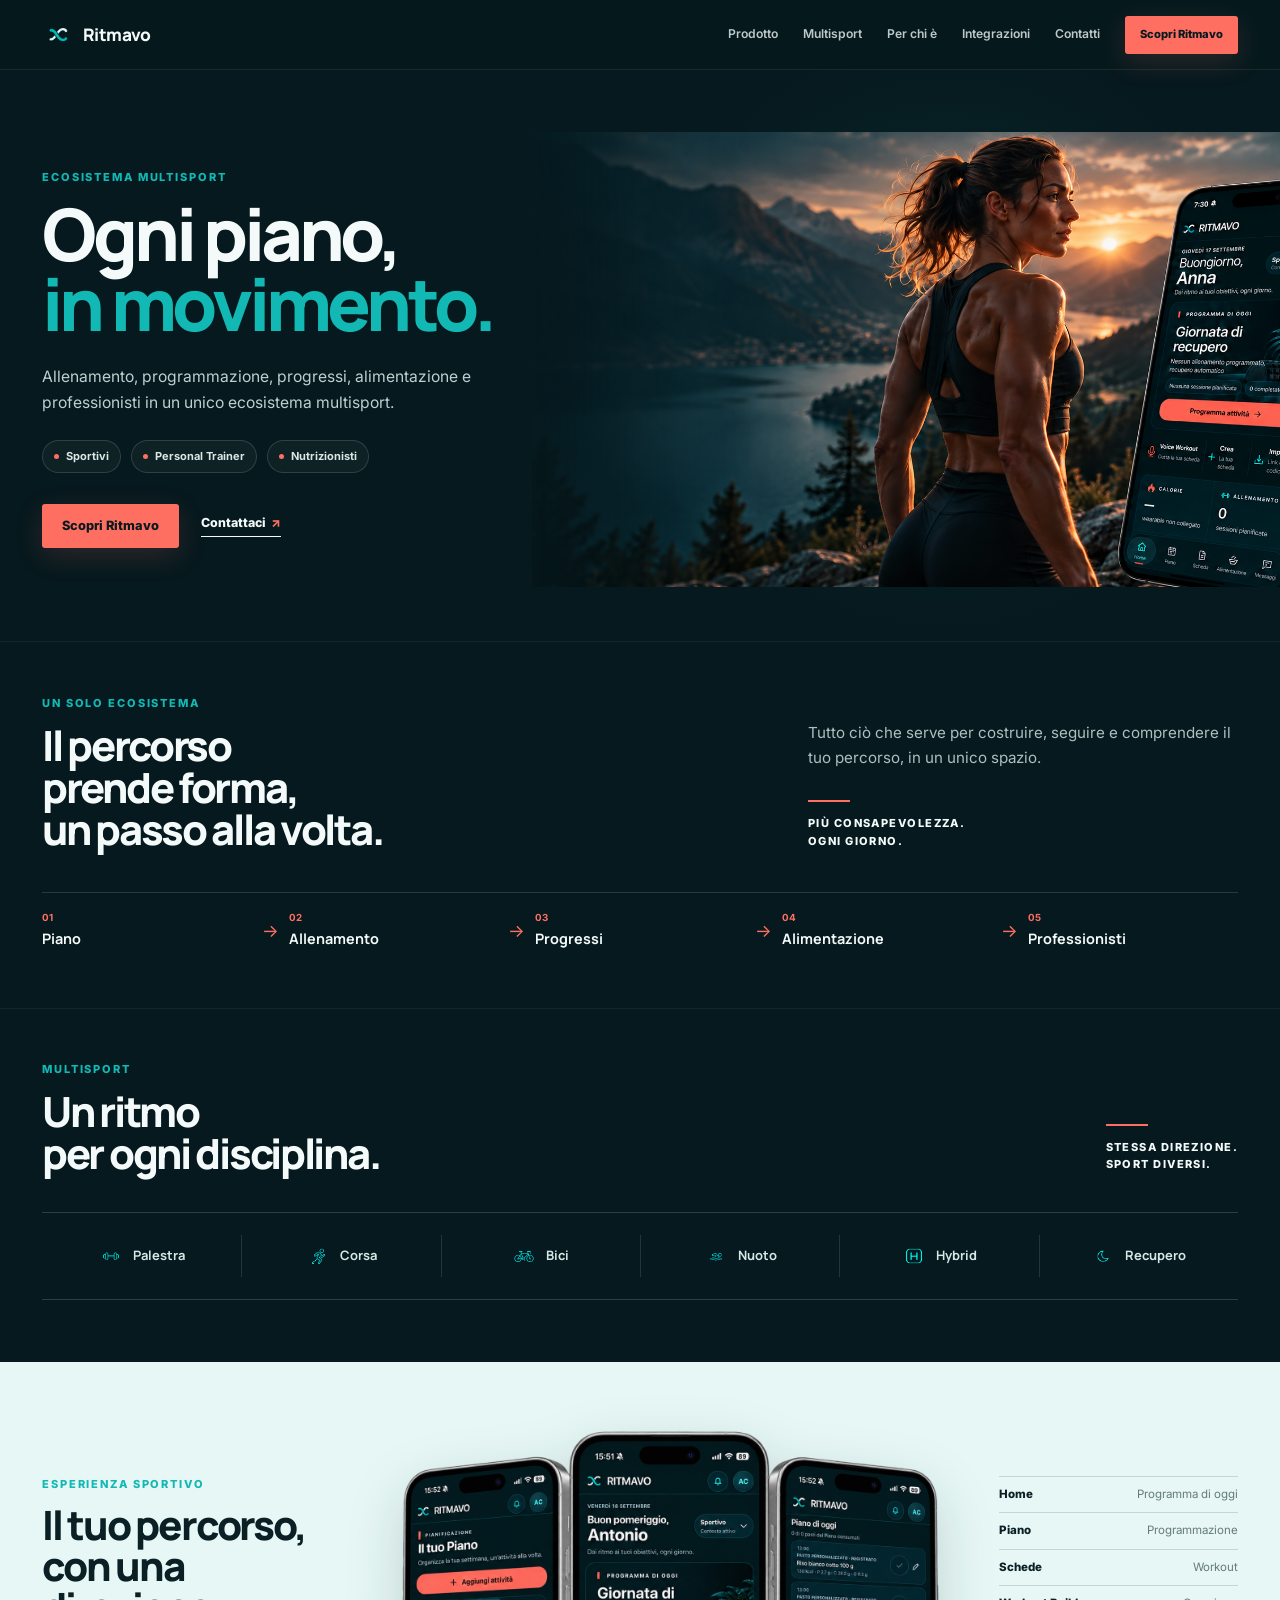
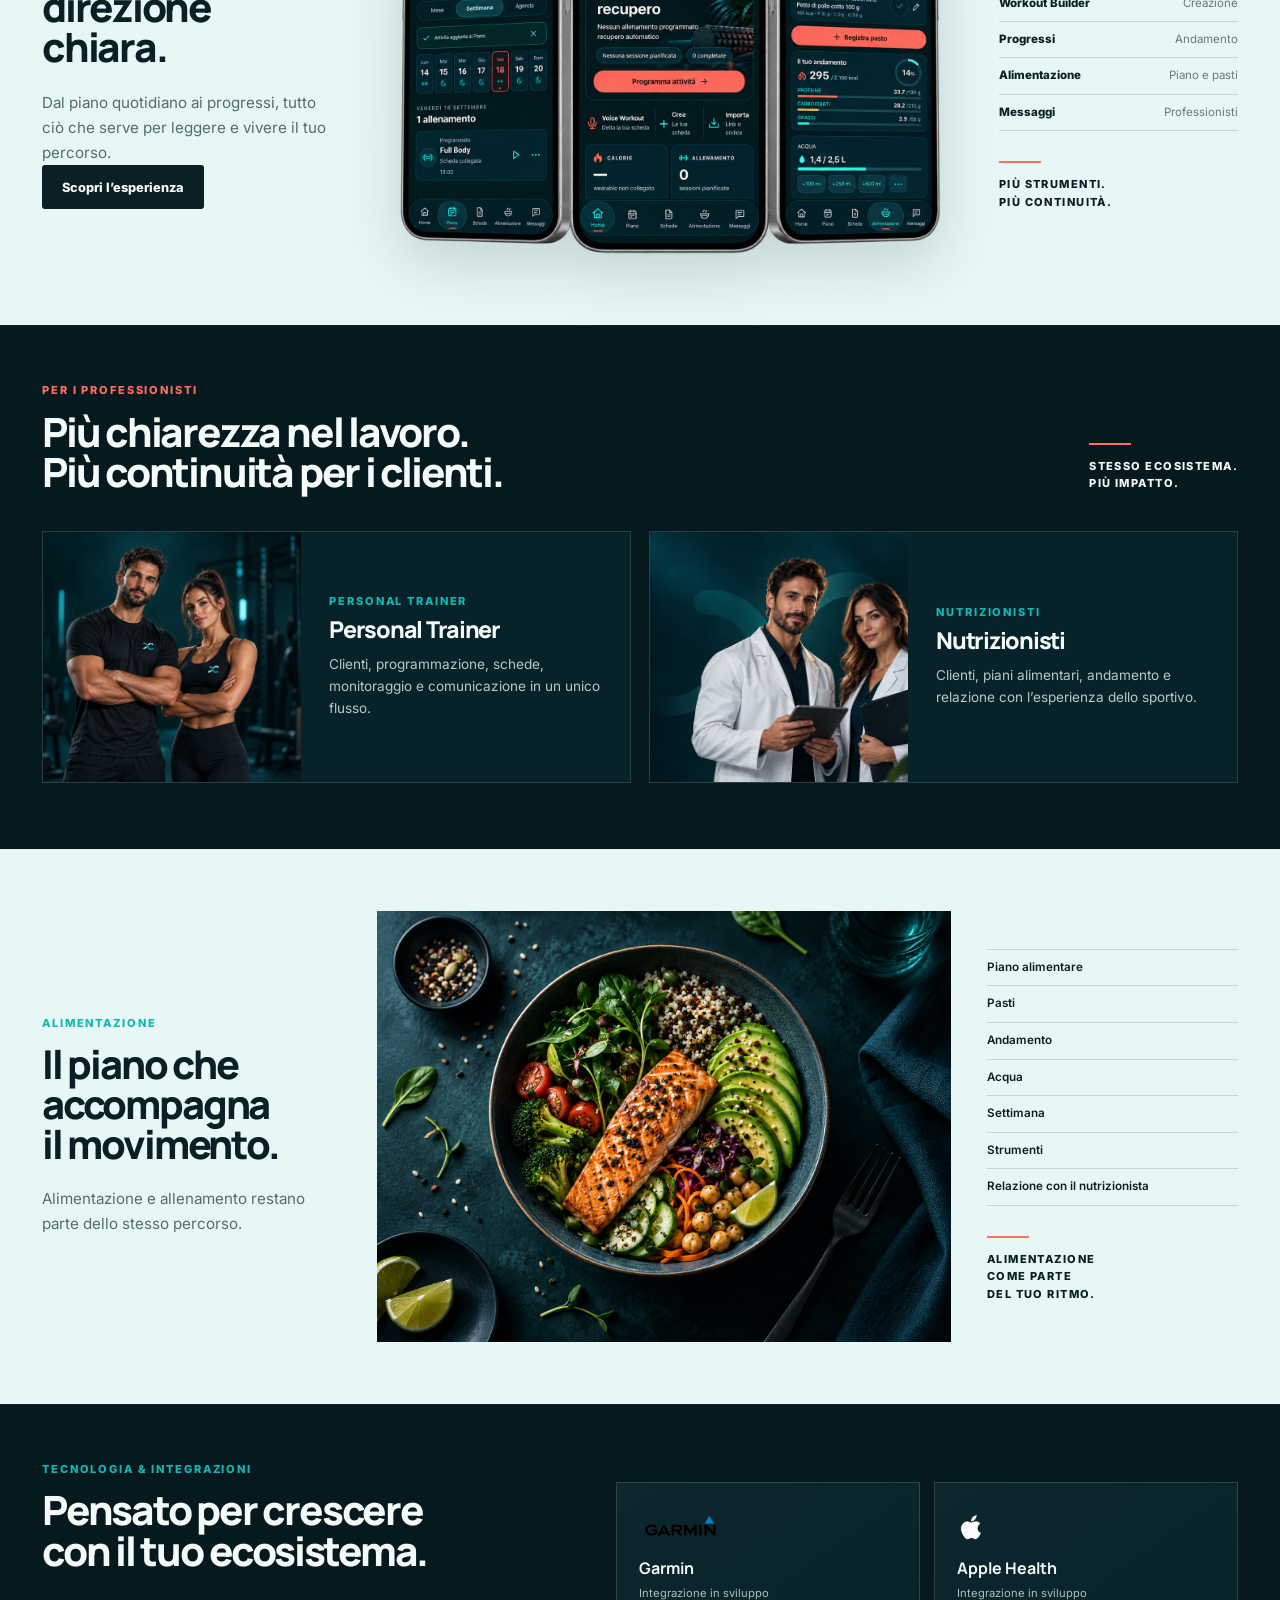
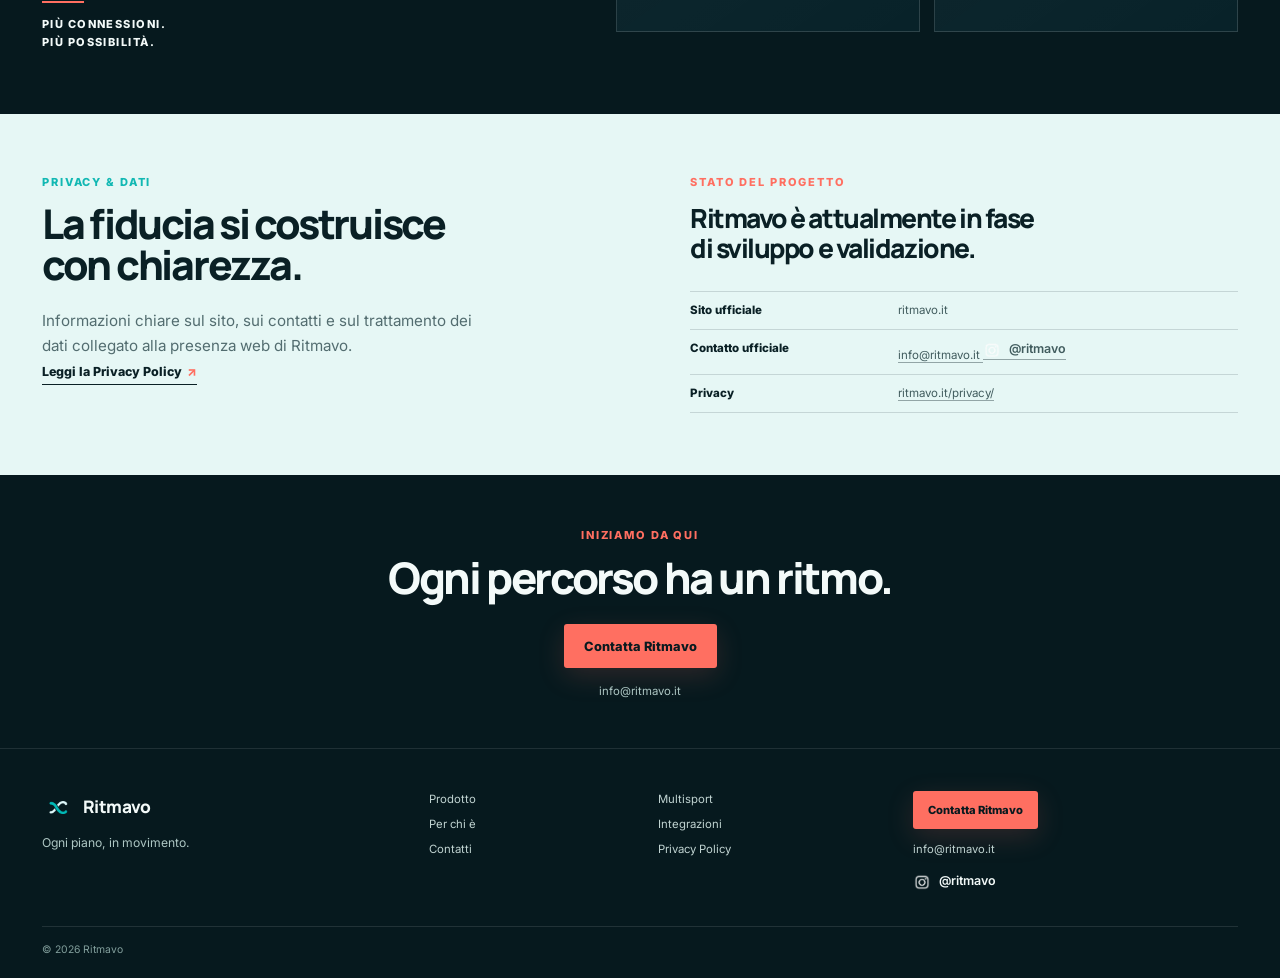
<file: index.html>
<!doctype html>
<html lang="it">

<head>
  <meta charset="utf-8">

  <meta
    name="viewport"
    content="width=device-width, initial-scale=1"
  >

  <title>Ritmavo — Ogni piano, in movimento</title>

  <meta
    name="description"
    content="Ritmavo è l’ecosistema multisport per allenamento, programmazione, progressi, alimentazione e professionisti."
  >

  <link
    rel="canonical"
    href="https://ritmavo.it/"
  >

  <meta
    name="theme-color"
    content="#06191E"
  >

  <meta
    property="og:type"
    content="website"
  >

  <meta
    property="og:title"
    content="Ritmavo — Ogni piano, in movimento"
  >

  <meta
    property="og:description"
    content="Allenamento, programmazione, progressi, alimentazione e professionisti in un unico ecosistema multisport."
  >

  <meta
    property="og:url"
    content="https://ritmavo.it/"
  >

  <link
    rel="preconnect"
    href="https://fonts.googleapis.com"
  >

  <link
    rel="preconnect"
    href="https://fonts.gstatic.com"
    crossorigin
  >

  <link
    href="https://fonts.googleapis.com/css2?family=Inter:wght@400;500;600;700;800&family=Manrope:wght@700;800&display=swap"
    rel="stylesheet"
  >

  <link
    rel="stylesheet"
    href="styles.css"
  >

  <script
    src="script.js"
    defer
  ></script>
</head>

<body>

  <a
    class="skip-link"
    href="#main-content"
  >
    Vai al contenuto
  </a>


  <!-- =========================================================
       HEADER
       ========================================================= -->

  <header class="site-header">

    <div class="container header-inner">

      <a
        class="brand"
        href="/"
        aria-label="Ritmavo, home"
      >

        <img
          src="assets/brand/ritmavo-symbol.png"
          alt=""
          width="32"
          height="32"
        >

        <span>Ritmavo</span>

      </a>


      <button
        class="menu-toggle"
        type="button"
        aria-expanded="false"
        aria-controls="primary-nav"
      >
        Menu
      </button>


      <nav
        id="primary-nav"
        aria-label="Navigazione principale"
      >

        <a href="/prodotto/">
          Prodotto
        </a>

        <a href="/multisport/">
          Multisport
        </a>

        <a href="/per-chi/">
          Per chi è
        </a>

        <a href="/integrazioni/">
  Integrazioni
</a>

        <a href="#contatti">
          Contatti
        </a>

        <a
          class="button button-small button-coral"
          href="/scopri-ritmavo/"
        >
          Scopri Ritmavo
        </a>

      </nav>

    </div>

  </header>


  <main id="main-content">


    <!-- =========================================================
         HERO
         ========================================================= -->

    <section class="hero section-dark">

      <div class="container hero-grid">

        <div class="hero-copy">

          <p class="eyebrow teal">
            ECOSISTEMA MULTISPORT
          </p>

          <h1>
            Ogni piano,<br>
            <em>in movimento.</em>
          </h1>

          <p class="hero-lead">
            Allenamento, programmazione, progressi,
            alimentazione e professionisti in un unico
            ecosistema multisport.
          </p>


          <div class="audiences">

            <span>Sportivi</span>

            <span>Personal Trainer</span>

            <span>Nutrizionisti</span>

          </div>


          <div class="actions">

            <a
              class="button button-coral"
              href="/scopri-ritmavo/"
            >
              Scopri Ritmavo
            </a>

            <a
              class="text-link light"
              href="#contatti"
            >
              Contattaci
              <span aria-hidden="true">↗</span>
            </a>

          </div>

        </div>


        <div
          class="hero-product"
          aria-label="Esperienza Ritmavo"
        >

          <div
            class="product-glow"
            aria-hidden="true"
          ></div>

          <div class="hero-image-wrap">

            <img
              src="assets/images/ritmavo-hero-canonical.png"
              alt="Esperienza Ritmavo con atleta e applicazione"
              loading="eager"
            >

          </div>

        </div>

      </div>

    </section>


    <!-- =========================================================
         UN SOLO ECOSISTEMA
         ========================================================= -->

    <section
      id="prodotto"
      class="section section-dark ecosystem"
    >

      <div class="container">


        <div class="split-heading">

          <div>

            <p class="eyebrow teal">
              UN SOLO ECOSISTEMA
            </p>

            <h2>
              Il percorso<br>
              prende forma,<br>
              un passo alla volta.
            </h2>

          </div>


          <div class="section-side-copy">

            <p class="body-copy">
              Tutto ciò che serve per costruire,
              seguire e comprendere il tuo percorso,
              in un unico spazio.
            </p>

            <p class="micro-statement">
              PIÙ CONSAPEVOLEZZA.<br>
              OGNI GIORNO.
            </p>

          </div>

        </div>


        <div
          class="flow"
          aria-label="Percorso Ritmavo"
        >

          <div>
            <b>01</b>
            <span>Piano</span>
          </div>

          <i aria-hidden="true">→</i>

          <div>
            <b>02</b>
            <span>Allenamento</span>
          </div>

          <i aria-hidden="true">→</i>

          <div>
            <b>03</b>
            <span>Progressi</span>
          </div>

          <i aria-hidden="true">→</i>

          <div>
            <b>04</b>
            <span>Alimentazione</span>
          </div>

          <i aria-hidden="true">→</i>

          <div>
            <b>05</b>
            <span>Professionisti</span>
          </div>

        </div>

      </div>

    </section>


    <!-- =========================================================
         MULTISPORT
         ========================================================= -->

    <section
      id="multisport"
      class="section section-dark multisport"
    >

      <div class="container">

        <div class="multisport-head">

          <div class="section-heading light-heading">

            <p class="eyebrow teal">
              MULTISPORT
            </p>

            <h2>
              Un ritmo<br>
              per ogni disciplina.
            </h2>

          </div>


          <p class="micro-statement">
            STESSA DIREZIONE.<br>
            SPORT DIVERSI.
          </p>

        </div>


        <div
          class="discipline-row"
          aria-label="Discipline supportate"
        >

          <span>
            <img
              src="assets/icon/ritmavo-palestra-icon.png"
              alt=""
              aria-hidden="true"
            >
            Palestra
          </span>

          <span>
            <img
              src="assets/icon/ritmavo-corsa-icon.png"
              alt=""
              aria-hidden="true"
            >
            Corsa
          </span>

          <span>
            <img
              src="assets/icon/ritmavo-bici-icon.png"
              alt=""
              aria-hidden="true"
            >
            Bici
          </span>

          <span>
            <img
              src="assets/icon/ritmavo-nuoto-icon.png"
              alt=""
              aria-hidden="true"
            >
            Nuoto
          </span>

          <span>
            <img
              src="assets/icon/ritmavo-hybrid-icon.png"
              alt=""
              aria-hidden="true"
            >
            Hybrid
          </span>

          <span>
            <img
              src="assets/icon/ritmavo-recupero-icon.png"
              alt=""
              aria-hidden="true"
            >
            Recupero
          </span>

        </div>

      </div>

    </section>


    <!-- =========================================================
         ESPERIENZA SPORTIVO
         ========================================================= -->

    <section
      id="per-chi"
      class="section section-light sportivo"
    >

      <div class="container sportivo-grid">


        <div class="sportivo-copy">

          <p class="eyebrow teal">
            ESPERIENZA SPORTIVO
          </p>

          <h2>
            Il tuo percorso,<br>
            con una direzione<br>
            chiara.
          </h2>

          <p class="body-copy">
            Dal piano quotidiano ai progressi,
            tutto ciò che serve per leggere
            e vivere il tuo percorso.
          </p>

          <a
            class="button button-dark"
            href="/per-chi/"
          >
            Scopri l’esperienza
          </a>

        </div>


        <div class="phone-visual">

          <img
            src="assets/images/ritmavo-phones-canonical.png"
            alt="Schermate Ritmavo Piano, Home e Alimentazione"
            loading="lazy"
          >

        </div>


        <div class="sportivo-features">

          <ul class="feature-list">

            <li>
              <b>Home</b>
              <span>Programma di oggi</span>
            </li>

            <li>
              <b>Piano</b>
              <span>Programmazione</span>
            </li>

            <li>
              <b>Schede</b>
              <span>Workout</span>
            </li>

            <li>
              <b>Workout Builder</b>
              <span>Creazione</span>
            </li>

            <li>
              <b>Progressi</b>
              <span>Andamento</span>
            </li>

            <li>
              <b>Alimentazione</b>
              <span>Piano e pasti</span>
            </li>

            <li>
              <b>Messaggi</b>
              <span>Professionisti</span>
            </li>

          </ul>


          <p class="micro-statement micro-dark">
            PIÙ STRUMENTI.<br>
            PIÙ CONTINUITÀ.
          </p>

        </div>

      </div>

    </section>


    <!-- =========================================================
         PROFESSIONISTI
         Rimane come sezione della Home.
         È stata rimossa solo dalla navigazione principale.
         ========================================================= -->

    <section
      id="professionisti"
      class="section section-dark professionals"
    >

      <div class="container">


        <div class="professionals-heading">

          <div class="section-heading light-heading">

            <p class="eyebrow coral">
              PER I PROFESSIONISTI
            </p>

            <h2>
              Più chiarezza nel lavoro.<br>
              Più continuità per i clienti.
            </h2>

          </div>


          <p class="micro-statement">
            STESSO ECOSISTEMA.<br>
            PIÙ IMPATTO.
          </p>

        </div>


        <div class="pro-grid">


          <article class="pro-card">

            <div class="pro-image">

              <img
                src="assets/images/ritmavo-pt-canonical.png"
                alt="Personal Trainer uomo e donna"
                loading="lazy"
              >

            </div>


            <div class="pro-content">

              <p class="eyebrow teal">
                PERSONAL TRAINER
              </p>

              <h3>
                Personal Trainer
              </h3>

              <p>
                Clienti, programmazione, schede,
                monitoraggio e comunicazione
                in un unico flusso.
              </p>

            </div>

          </article>


          <article class="pro-card">

            <div class="pro-image">

              <img
                src="assets/images/ritmavo-nutritionists-canonical.png"
                alt="Nutrizionisti uomo e donna"
                loading="lazy"
              >

            </div>


            <div class="pro-content">

              <p class="eyebrow teal">
                NUTRIZIONISTI
              </p>

              <h3>
                Nutrizionisti
              </h3>

              <p>
                Clienti, piani alimentari,
                andamento e relazione con
                l’esperienza dello sportivo.
              </p>

            </div>

          </article>


        </div>

      </div>

    </section>


    <!-- =========================================================
         ALIMENTAZIONE
         ========================================================= -->

    <section
      class="section section-light nutrition"
    >

      <div class="container nutrition-grid">


        <div class="nutrition-copy">

          <p class="eyebrow teal">
            ALIMENTAZIONE
          </p>

          <h2>
            Il piano che<br>
            accompagna<br>
            il movimento.
          </h2>

          <p class="body-copy">
            Alimentazione e allenamento
            restano parte dello stesso percorso.
          </p>

        </div>


        <div class="nutrition-visual">

          <img
            src="assets/images/ritmavo-nutrition-canonical.png"
            alt="Esperienza alimentazione Ritmavo"
            loading="lazy"
          >

        </div>


        <div class="nutrition-features">

          <ul class="plain-list">

            <li>Piano alimentare</li>
            <li>Pasti</li>
            <li>Andamento</li>
            <li>Acqua</li>
            <li>Settimana</li>
            <li>Strumenti</li>
            <li>Relazione con il nutrizionista</li>

          </ul>


          <p class="micro-statement micro-dark">
            ALIMENTAZIONE<br>
            COME PARTE<br>
            DEL TUO RITMO.
          </p>

        </div>

      </div>

    </section>


    <!-- =========================================================
         TECNOLOGIA & INTEGRAZIONI
         ========================================================= -->

    <section
      id="integrazioni"
      class="section section-dark integrations"
    >

      <div class="container integration-row">


        <div>

          <p class="eyebrow teal">
            TECNOLOGIA &amp; INTEGRAZIONI
          </p>

          <h2>
            Pensato per crescere<br>
            con il tuo ecosistema.
          </h2>

          <p class="micro-statement">
            PIÙ CONNESSIONI.<br>
            PIÙ POSSIBILITÀ.
          </p>

        </div>


        <div class="integration-panels">


          <div class="integration-panel">

            <img
              src="assets/brand/garmin-logo.png"
              alt="Garmin"
            >

            <strong>Garmin</strong>

            <span>
              Integrazione in sviluppo
            </span>

          </div>


          <div class="integration-panel">

            <img
              src="assets/brand/apple-logo.png"
              alt="Apple"
            >

            <strong>Apple Health</strong>

            <span>
              Integrazione in sviluppo
            </span>

          </div>


        </div>

      </div>

    </section>


    <!-- =========================================================
         PRIVACY + STATO PROGETTO
         ========================================================= -->

    <section class="section section-light trust">

      <div class="container trust-grid">


        <div>

          <p class="eyebrow teal">
            PRIVACY &amp; DATI
          </p>

          <h2>
            La fiducia si costruisce<br>
            con chiarezza.
          </h2>

          <p class="body-copy">
            Informazioni chiare sul sito,
            sui contatti e sul trattamento
            dei dati collegato alla presenza web di Ritmavo.
          </p>

          <a
            class="text-link"
            href="/privacy/"
          >
            Leggi la Privacy Policy
            <span aria-hidden="true">↗</span>
          </a>

        </div>


        <div>

          <p class="eyebrow coral">
            STATO DEL PROGETTO
          </p>

          <h3>
            Ritmavo è attualmente in fase<br>
            di sviluppo e validazione.
          </h3>


          <dl class="status-list">

            <dt>Sito ufficiale</dt>
            <dd>ritmavo.it</dd>

            <dt>Contatto ufficiale</dt>

            <dd>
              <a href="mailto:info@ritmavo.it">
                info@ritmavo.it
              </a>

              <a
  href="https://www.instagram.com/ritmavo/"
  target="_blank"
  rel="noopener noreferrer"
  class="social-link"
>
  <img
    src="assets/brand/instagram-glyph-white.png"
    alt=""
    aria-hidden="true"
  >
  <span>@ritmavo</span>
</a>
            </dd>

            <dt>Privacy</dt>

            <dd>
              <a href="/privacy/">
                ritmavo.it/privacy/
              </a>
            </dd>

          </dl>

        </div>

      </div>

    </section>


    <!-- =========================================================
         FINAL CTA
         ========================================================= -->

    <section
      id="contatti"
      class="section-dark final-cta"
    >

      <div class="container cta-inner">

        <p class="eyebrow coral">
          INIZIAMO DA QUI
        </p>

        <h2>
          Ogni percorso ha un ritmo.
        </h2>

        <a
          class="button button-coral"
          href="mailto:info@ritmavo.it"
        >
          Contatta Ritmavo
        </a>

        <a
          class="contact-mail"
          href="mailto:info@ritmavo.it"
        >
          info@ritmavo.it
        </a>

      </div>

    </section>


  </main>


  <!-- =========================================================
       FOOTER
       ========================================================= -->

  <footer class="site-footer section-dark">

    <div class="container footer-grid">


      <div>

        <a
          class="brand footer-brand"
          href="/"
        >

          <img
            src="assets/brand/ritmavo-symbol.png"
            alt=""
            width="32"
            height="32"
          >

          <span>Ritmavo</span>

        </a>

        <p>
          Ogni piano, in movimento.
        </p>

      </div>


      <nav aria-label="Navigazione footer">

        <a href="/prodotto/">
          Prodotto
        </a>

        <a href="/multisport/">
          Multisport
        </a>

        <a href="/per-chi/">
          Per chi è
        </a>

        <a href="/integrazioni/">
  Integrazioni
</a>

        <a href="#contatti">
          Contatti
        </a>

        <a href="/privacy/">
          Privacy Policy
        </a>

      </nav>


     <div class="footer-contact">

  <a
    class="button button-coral button-small"
    href="mailto:info@ritmavo.it"
  >
    Contatta Ritmavo
  </a>

  <a href="mailto:info@ritmavo.it">
    info@ritmavo.it
  </a>

  <a
    href="https://www.instagram.com/ritmavo/"
    target="_blank"
    rel="noopener noreferrer"
    class="social-link"
  >
    <img
      src="assets/brand/instagram-glyph-white.png"
      alt=""
      aria-hidden="true"
    >
    <span>@ritmavo</span>
  </a>

</div>


    </div>


    <div class="container copyright">
      © 2026 Ritmavo
    </div>

  </footer>


</body>

</html>
</file>
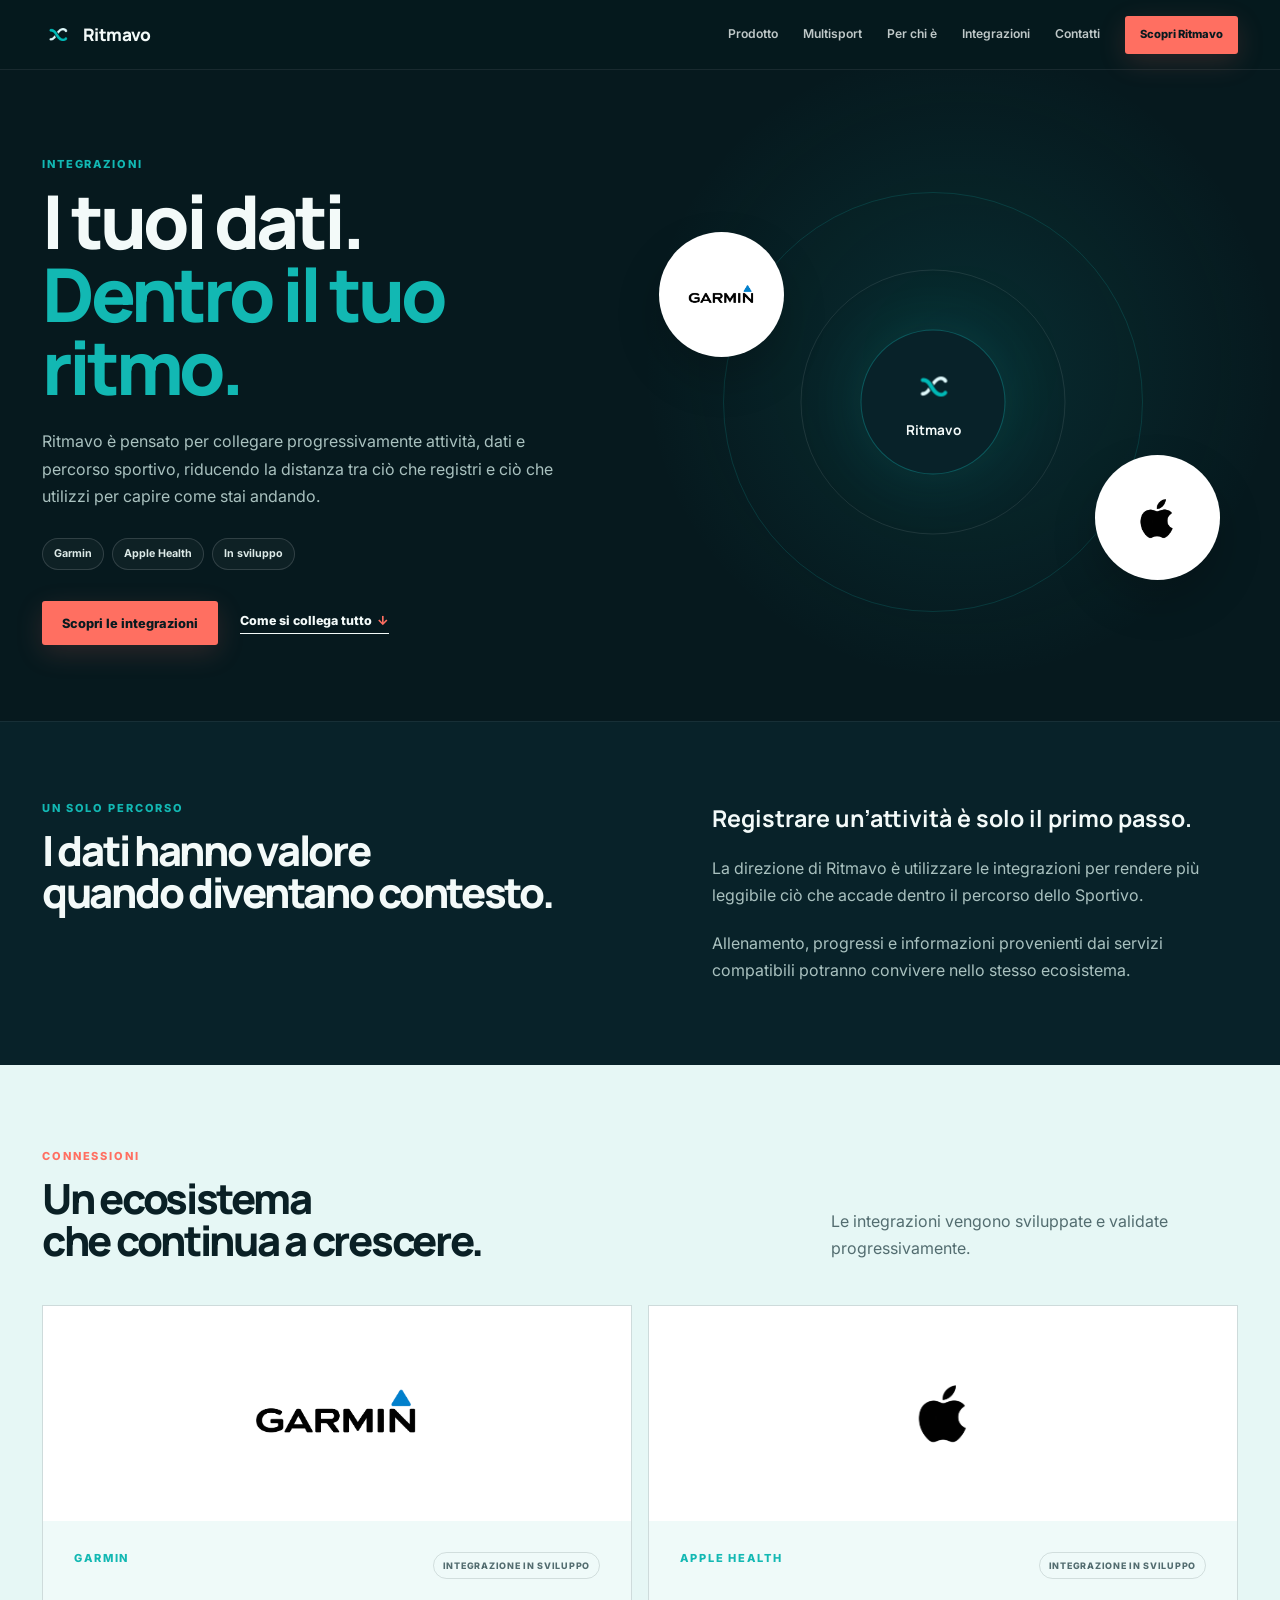
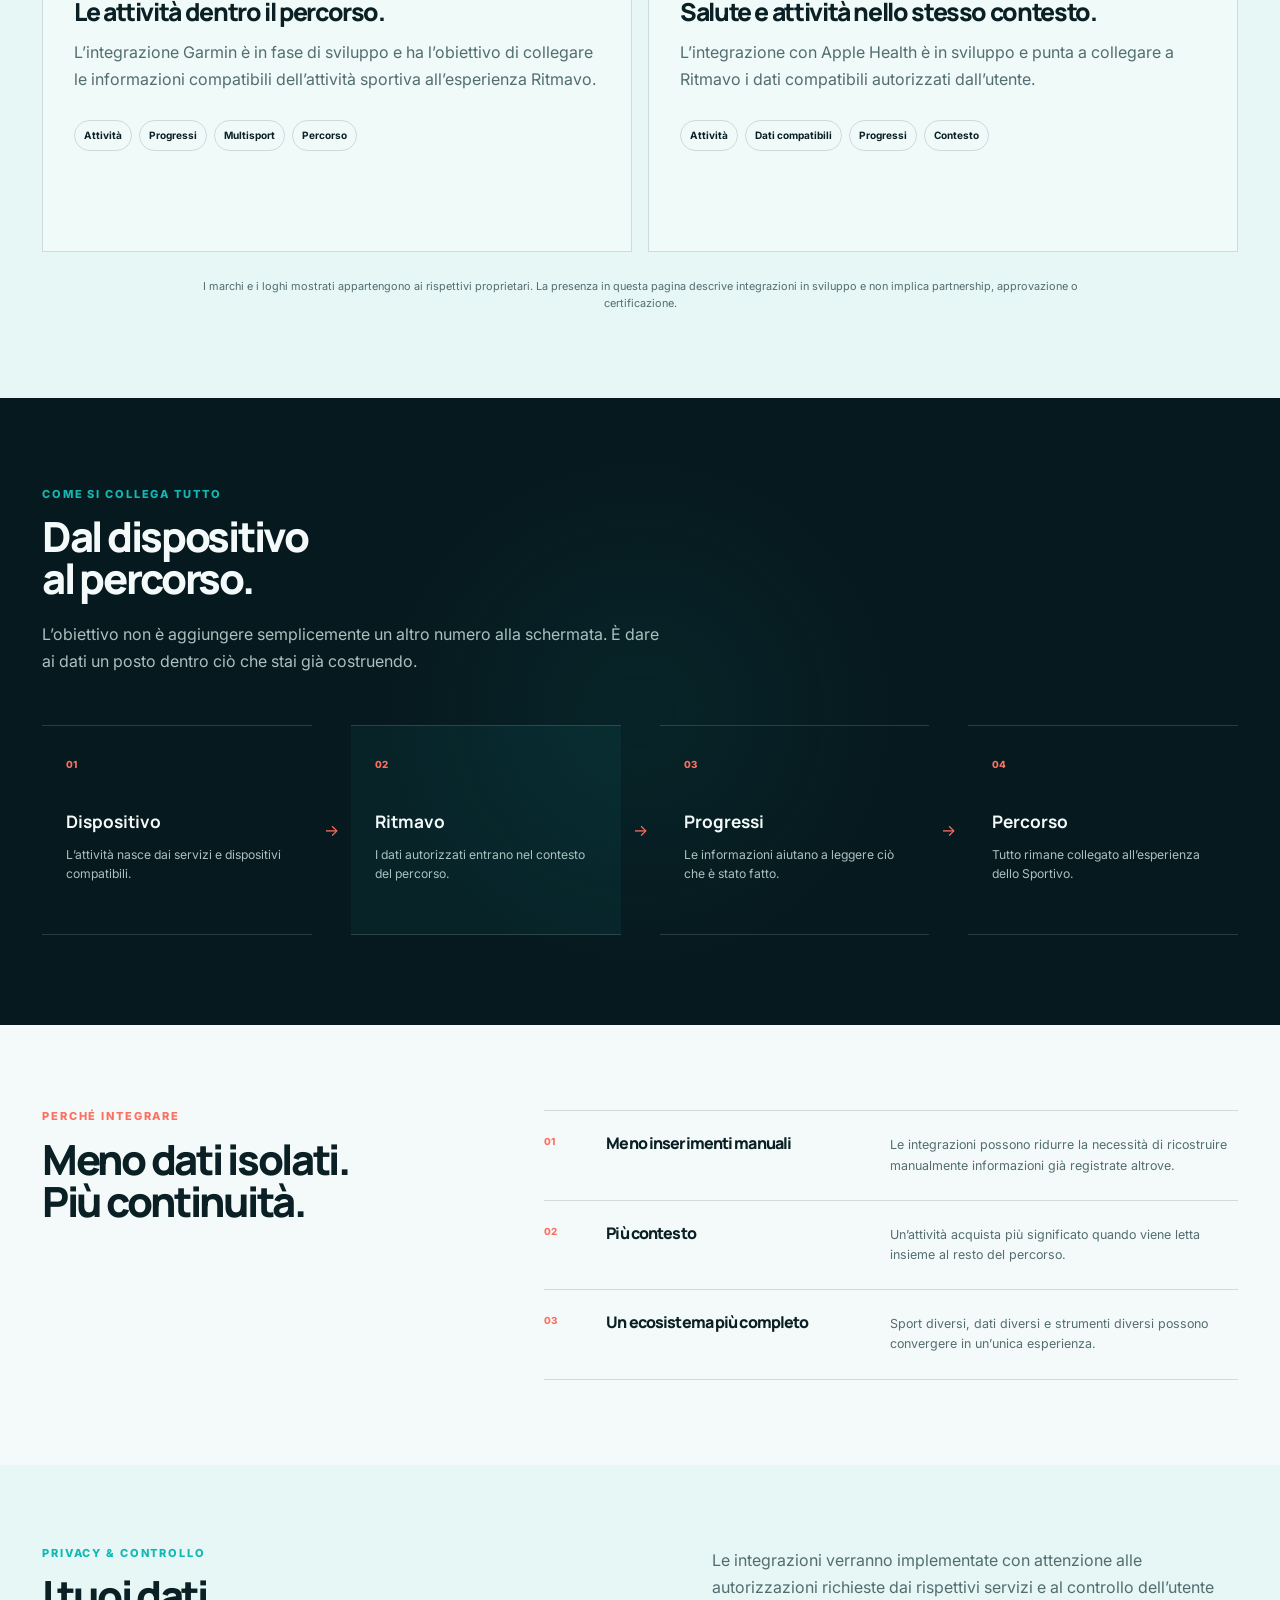
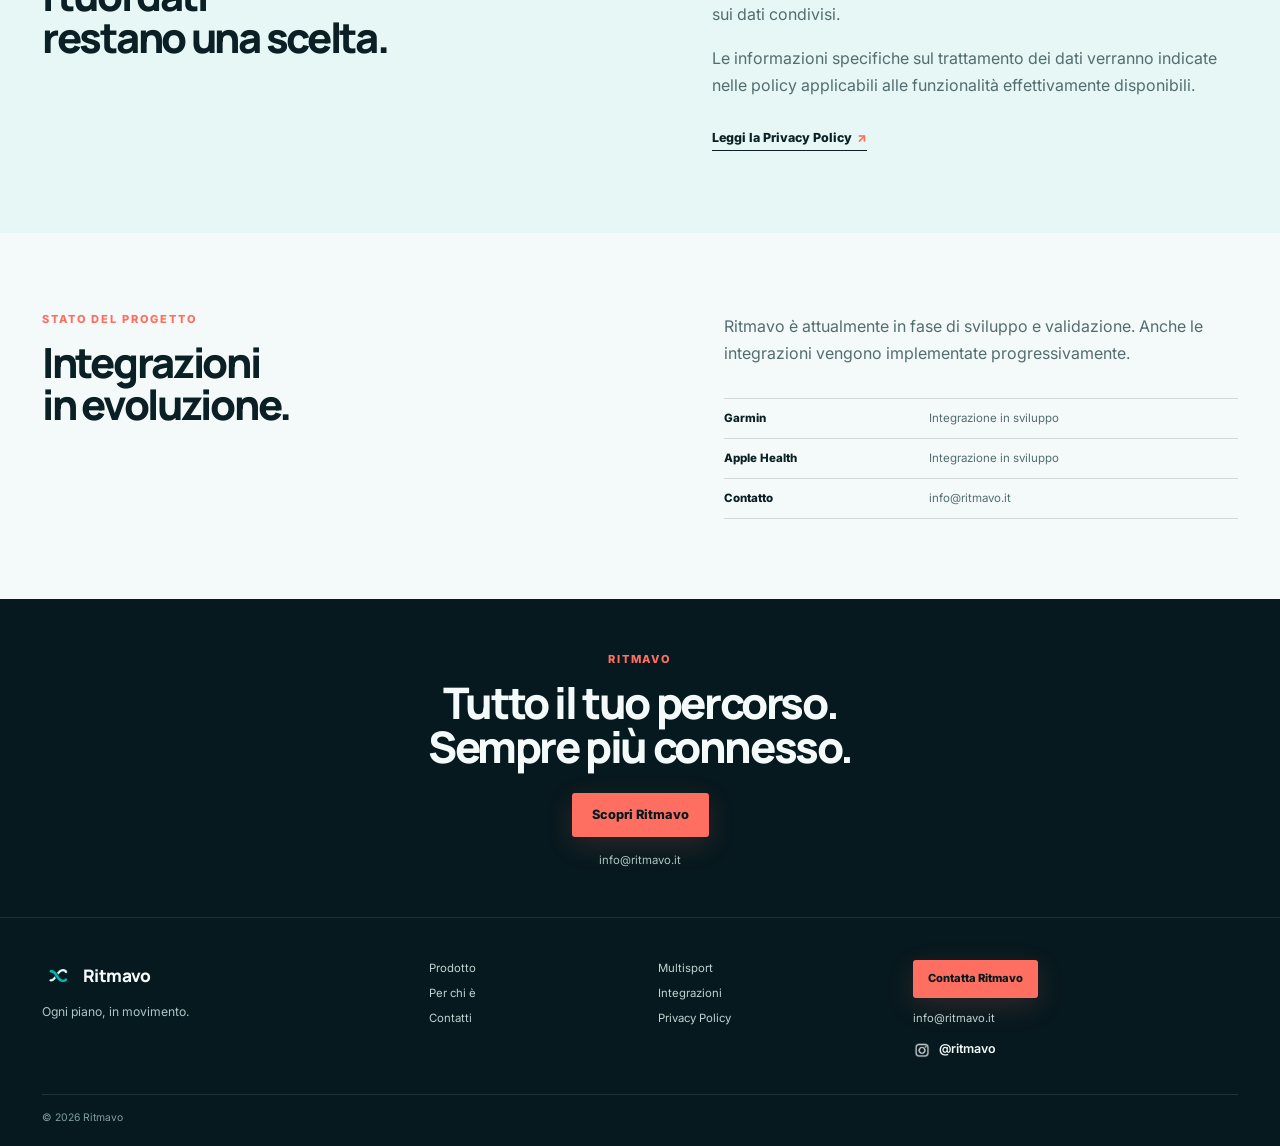
<file: integrazioni/index.html>
<!doctype html>
<html lang="it">

<head>
  <meta charset="utf-8">

  <meta
    name="viewport"
    content="width=device-width, initial-scale=1"
  >

  <title>Integrazioni — Ritmavo</title>

  <meta
    name="description"
    content="Le integrazioni Ritmavo collegano progressivamente attività, salute e percorso sportivo all’interno dello stesso ecosistema."
  >

  <link
    rel="canonical"
    href="https://ritmavo.it/integrazioni/"
  >

  <meta
    name="theme-color"
    content="#06191E"
  >

  <meta
    property="og:type"
    content="website"
  >

  <meta
    property="og:title"
    content="Integrazioni — Ritmavo"
  >

  <meta
    property="og:description"
    content="Garmin e Apple Health: integrazioni in sviluppo per collegare dati e attività al percorso Ritmavo."
  >

  <meta
    property="og:url"
    content="https://ritmavo.it/integrazioni/"
  >

  <link
    rel="preconnect"
    href="https://fonts.googleapis.com"
  >

  <link
    rel="preconnect"
    href="https://fonts.gstatic.com"
    crossorigin
  >

  <link
    href="https://fonts.googleapis.com/css2?family=Inter:wght@400;500;600;700;800&family=Manrope:wght@700;800&display=swap"
    rel="stylesheet"
  >

  <link
    rel="stylesheet"
    href="../styles.css"
  >

  <script
    src="../script.js"
    defer
  ></script>
</head>


<body class="integrations-page">

  <a
    class="skip-link"
    href="#main-content"
  >
    Vai al contenuto
  </a>


  <!-- =========================================================
       HEADER
       ========================================================= -->

  <header class="site-header">

    <div class="container header-inner">

      <a
        class="brand"
        href="../"
        aria-label="Ritmavo, home"
      >

        <img
          src="../assets/brand/ritmavo-symbol.png"
          alt=""
          width="32"
          height="32"
        >

        <span>Ritmavo</span>

      </a>


      <button
        class="menu-toggle"
        type="button"
        aria-expanded="false"
        aria-controls="primary-nav"
      >
        Menu
      </button>


      <nav
        id="primary-nav"
        aria-label="Navigazione principale"
      >

        <a href="../prodotto/">
          Prodotto
        </a>

        <a href="../multisport/">
          Multisport
        </a>

        <a href="../per-chi/">
          Per chi è
        </a>

        <a href="../integrazioni/">
          Integrazioni
        </a>

        <a href="../#contatti">
          Contatti
        </a>

        <a
          class="button button-small button-coral"
          href="../scopri-ritmavo/"
        >
          Scopri Ritmavo
        </a>

      </nav>

    </div>

  </header>


  <main id="main-content">


    <!-- =========================================================
         HERO
         ========================================================= -->

    <section class="integrations-hero">

      <div class="container integrations-hero-grid">


        <div class="integrations-hero-copy">

          <p class="eyebrow teal">
            INTEGRAZIONI
          </p>

          <h1>
            I tuoi dati.<br>
            <em>Dentro il tuo ritmo.</em>
          </h1>

          <p class="integrations-hero-lead">
            Ritmavo è pensato per collegare progressivamente
            attività, dati e percorso sportivo,
            riducendo la distanza tra ciò che registri
            e ciò che utilizzi per capire come stai andando.
          </p>


          <div class="integrations-status-tags">

            <span>Garmin</span>
            <span>Apple Health</span>
            <span>In sviluppo</span>

          </div>


          <div class="actions">

            <a
              class="button button-coral"
              href="#integrazioni"
            >
              Scopri le integrazioni
            </a>

            <a
              class="text-link light"
              href="#come-funziona"
            >
              Come si collega tutto
              <span aria-hidden="true">↓</span>
            </a>

          </div>

        </div>


        <div
          class="integrations-hero-visual"
          aria-hidden="true"
        >

          <div class="integration-orbit integration-orbit-large"></div>
          <div class="integration-orbit integration-orbit-small"></div>


          <div class="integration-core">

            <img
              src="../assets/brand/ritmavo-symbol.png"
              alt=""
            >

            <strong>
              Ritmavo
            </strong>

          </div>


          <div class="integration-source source-garmin">

            <img
              src="../assets/brand/garmin-logo.png"
              alt=""
            >

          </div>


          <div class="integration-source source-apple">

            <img
              src="../assets/brand/apple-logo-black.png"
              alt=""
            >

          </div>


        </div>


      </div>

    </section>


    <!-- =========================================================
         PRINCIPLE
         ========================================================= -->

    <section class="integrations-principle">

      <div class="container integrations-principle-grid">


        <div>

          <p class="eyebrow teal">
            UN SOLO PERCORSO
          </p>

          <h2>
            I dati hanno valore<br>
            quando diventano contesto.
          </h2>

        </div>


        <div>

          <p class="integrations-big-copy">
            Registrare un’attività è solo il primo passo.
          </p>

          <p class="integrations-muted-copy">
            La direzione di Ritmavo è utilizzare
            le integrazioni per rendere più leggibile
            ciò che accade dentro il percorso dello Sportivo.
          </p>

          <p class="integrations-muted-copy">
            Allenamento, progressi e informazioni provenienti
            dai servizi compatibili potranno convivere
            nello stesso ecosistema.
          </p>

        </div>


      </div>

    </section>


    <!-- =========================================================
         INTEGRATIONS
         ========================================================= -->

    <section
      id="integrazioni"
      class="integrations-list"
    >

      <div class="container">


        <div class="integrations-section-heading">

          <div>

            <p class="eyebrow coral">
              CONNESSIONI
            </p>

            <h2>
              Un ecosistema<br>
              che continua a crescere.
            </h2>

          </div>


          <p>
            Le integrazioni vengono sviluppate
            e validate progressivamente.
          </p>

        </div>


        <div class="integration-detail-grid">


          <!-- GARMIN -->

          <article class="integration-detail-card">

            <div class="integration-brand">

              <img
                src="../assets/brand/garmin-logo.png"
                alt="Garmin"
              >

            </div>


            <div class="integration-detail-content">

              <div class="integration-detail-topline">

                <p class="eyebrow teal">
                  GARMIN
                </p>

                <span class="integration-development-badge">
                  INTEGRAZIONE IN SVILUPPO
                </span>

              </div>


              <h3>
                Le attività dentro il percorso.
              </h3>

              <p>
                L’integrazione Garmin è in fase
                di sviluppo e ha l’obiettivo
                di collegare le informazioni compatibili
                dell’attività sportiva all’esperienza Ritmavo.
              </p>


              <div class="integration-detail-tags">

                <span>Attività</span>
                <span>Progressi</span>
                <span>Multisport</span>
                <span>Percorso</span>

              </div>

            </div>

          </article>


          <!-- APPLE HEALTH -->

          <article class="integration-detail-card">

            <div class="integration-brand">

              <img
                src="../assets/brand/apple-logo-black.png"
                alt="Apple"
              >

            </div>


            <div class="integration-detail-content">

              <div class="integration-detail-topline">

                <p class="eyebrow teal">
                  APPLE HEALTH
                </p>

                <span class="integration-development-badge">
                  INTEGRAZIONE IN SVILUPPO
                </span>

              </div>


              <h3>
                Salute e attività nello stesso contesto.
              </h3>

              <p>
                L’integrazione con Apple Health
                è in sviluppo e punta a collegare
                a Ritmavo i dati compatibili
                autorizzati dall’utente.
              </p>


              <div class="integration-detail-tags">

                <span>Attività</span>
                <span>Dati compatibili</span>
                <span>Progressi</span>
                <span>Contesto</span>

              </div>

            </div>

          </article>


        </div>


        <p class="integrations-disclaimer">
          I marchi e i loghi mostrati appartengono ai rispettivi proprietari.
          La presenza in questa pagina descrive integrazioni in sviluppo
          e non implica partnership, approvazione o certificazione.
        </p>


      </div>

    </section>


    <!-- =========================================================
         HOW IT CONNECTS
         ========================================================= -->

    <section
      id="come-funziona"
      class="integrations-flow-section"
    >

      <div class="container">


        <div class="integrations-flow-heading">

          <p class="eyebrow teal">
            COME SI COLLEGA TUTTO
          </p>

          <h2>
            Dal dispositivo<br>
            al percorso.
          </h2>

          <p>
            L’obiettivo non è aggiungere semplicemente
            un altro numero alla schermata.
            È dare ai dati un posto dentro
            ciò che stai già costruendo.
          </p>

        </div>


        <div class="integrations-data-flow">


          <div class="data-flow-item">

            <span>01</span>

            <strong>
              Dispositivo
            </strong>

            <p>
              L’attività nasce
              dai servizi e dispositivi
              compatibili.
            </p>

          </div>


          <i aria-hidden="true">
            →
          </i>


          <div class="data-flow-item data-flow-core">

            <span>02</span>

            <strong>
              Ritmavo
            </strong>

            <p>
              I dati autorizzati entrano
              nel contesto del percorso.
            </p>

          </div>


          <i aria-hidden="true">
            →
          </i>


          <div class="data-flow-item">

            <span>03</span>

            <strong>
              Progressi
            </strong>

            <p>
              Le informazioni aiutano
              a leggere ciò che è stato fatto.
            </p>

          </div>


          <i aria-hidden="true">
            →
          </i>


          <div class="data-flow-item">

            <span>04</span>

            <strong>
              Percorso
            </strong>

            <p>
              Tutto rimane collegato
              all’esperienza dello Sportivo.
            </p>

          </div>


        </div>


      </div>

    </section>


    <!-- =========================================================
         ECOSYSTEM VALUE
         ========================================================= -->

    <section class="integrations-value">

      <div class="container integrations-value-grid">


        <div>

          <p class="eyebrow coral">
            PERCHÉ INTEGRARE
          </p>

          <h2>
            Meno dati isolati.<br>
            Più continuità.
          </h2>

        </div>


        <div class="integrations-value-list">


          <article>

            <span>01</span>

            <h3>
              Meno inserimenti manuali
            </h3>

            <p>
              Le integrazioni possono ridurre
              la necessità di ricostruire manualmente
              informazioni già registrate altrove.
            </p>

          </article>


          <article>

            <span>02</span>

            <h3>
              Più contesto
            </h3>

            <p>
              Un’attività acquista più significato
              quando viene letta insieme
              al resto del percorso.
            </p>

          </article>


          <article>

            <span>03</span>

            <h3>
              Un ecosistema più completo
            </h3>

            <p>
              Sport diversi, dati diversi
              e strumenti diversi possono convergere
              in un’unica esperienza.
            </p>

          </article>


        </div>


      </div>

    </section>


    <!-- =========================================================
         PRIVACY
         ========================================================= -->

    <section class="integrations-privacy">

      <div class="container integrations-privacy-grid">


        <div>

          <p class="eyebrow teal">
            PRIVACY &amp; CONTROLLO
          </p>

          <h2>
            I tuoi dati<br>
            restano una scelta.
          </h2>

        </div>


        <div>

          <p>
            Le integrazioni verranno implementate
            con attenzione alle autorizzazioni richieste
            dai rispettivi servizi e al controllo
            dell’utente sui dati condivisi.
          </p>

          <p>
            Le informazioni specifiche sul trattamento
            dei dati verranno indicate nelle policy
            applicabili alle funzionalità effettivamente
            disponibili.
          </p>


          <a
            class="text-link"
            href="../privacy/"
          >
            Leggi la Privacy Policy
            <span aria-hidden="true">↗</span>
          </a>

        </div>


      </div>

    </section>


    <!-- =========================================================
         STATUS
         ========================================================= -->

    <section class="integrations-status">

      <div class="container integrations-status-grid">


        <div>

          <p class="eyebrow coral">
            STATO DEL PROGETTO
          </p>

          <h2>
            Integrazioni<br>
            in evoluzione.
          </h2>

        </div>


        <div>

          <p>
            Ritmavo è attualmente in fase
            di sviluppo e validazione.
            Anche le integrazioni vengono
            implementate progressivamente.
          </p>


          <dl>

            <dt>Garmin</dt>
            <dd>Integrazione in sviluppo</dd>

            <dt>Apple Health</dt>
            <dd>Integrazione in sviluppo</dd>

            <dt>Contatto</dt>

            <dd>
              <a href="mailto:info@ritmavo.it">
                info@ritmavo.it
              </a>
            </dd>

          </dl>

        </div>


      </div>

    </section>


    <!-- =========================================================
         CTA
         ========================================================= -->

    <section class="section-dark final-cta">

      <div class="container cta-inner">

        <p class="eyebrow coral">
          RITMAVO
        </p>

        <h2>
          Tutto il tuo percorso.<br>
          Sempre più connesso.
        </h2>

        <a
          class="button button-coral"
          href="../scopri-ritmavo/"
        >
          Scopri Ritmavo
        </a>

        <a
          class="contact-mail"
          href="mailto:info@ritmavo.it"
        >
          info@ritmavo.it
        </a>

      </div>

    </section>


  </main>


  <!-- =========================================================
       FOOTER
       ========================================================= -->

  <footer class="site-footer section-dark">

    <div class="container footer-grid">


      <div>

        <a
          class="brand footer-brand"
          href="../"
        >

          <img
            src="../assets/brand/ritmavo-symbol.png"
            alt=""
            width="32"
            height="32"
          >

          <span>Ritmavo</span>

        </a>

        <p>
          Ogni piano, in movimento.
        </p>

      </div>


      <nav aria-label="Navigazione footer">

        <a href="../prodotto/">
          Prodotto
        </a>

        <a href="../multisport/">
          Multisport
        </a>

        <a href="../per-chi/">
          Per chi è
        </a>

        <a href="../integrazioni/">
          Integrazioni
        </a>

        <a href="../#contatti">
          Contatti
        </a>

        <a href="../privacy/">
          Privacy Policy
        </a>

      </nav>


      <div class="footer-contact">

        <a
          class="button button-coral button-small"
          href="mailto:info@ritmavo.it"
        >
          Contatta Ritmavo
        </a>

        <a href="mailto:info@ritmavo.it">
          info@ritmavo.it
        </a>

        <a
  href="https://www.instagram.com/ritmavo/"
  target="_blank"
  rel="noopener noreferrer"
  class="social-link"
>
  <img
    src="../assets/brand/instagram-glyph-white.png"
    alt=""
    aria-hidden="true"
  >
  <span>@ritmavo</span>
</a>

      </div>


    </div>


    <div class="container copyright">
      © 2026 Ritmavo
    </div>

  </footer>


</body>

</html>
</file>
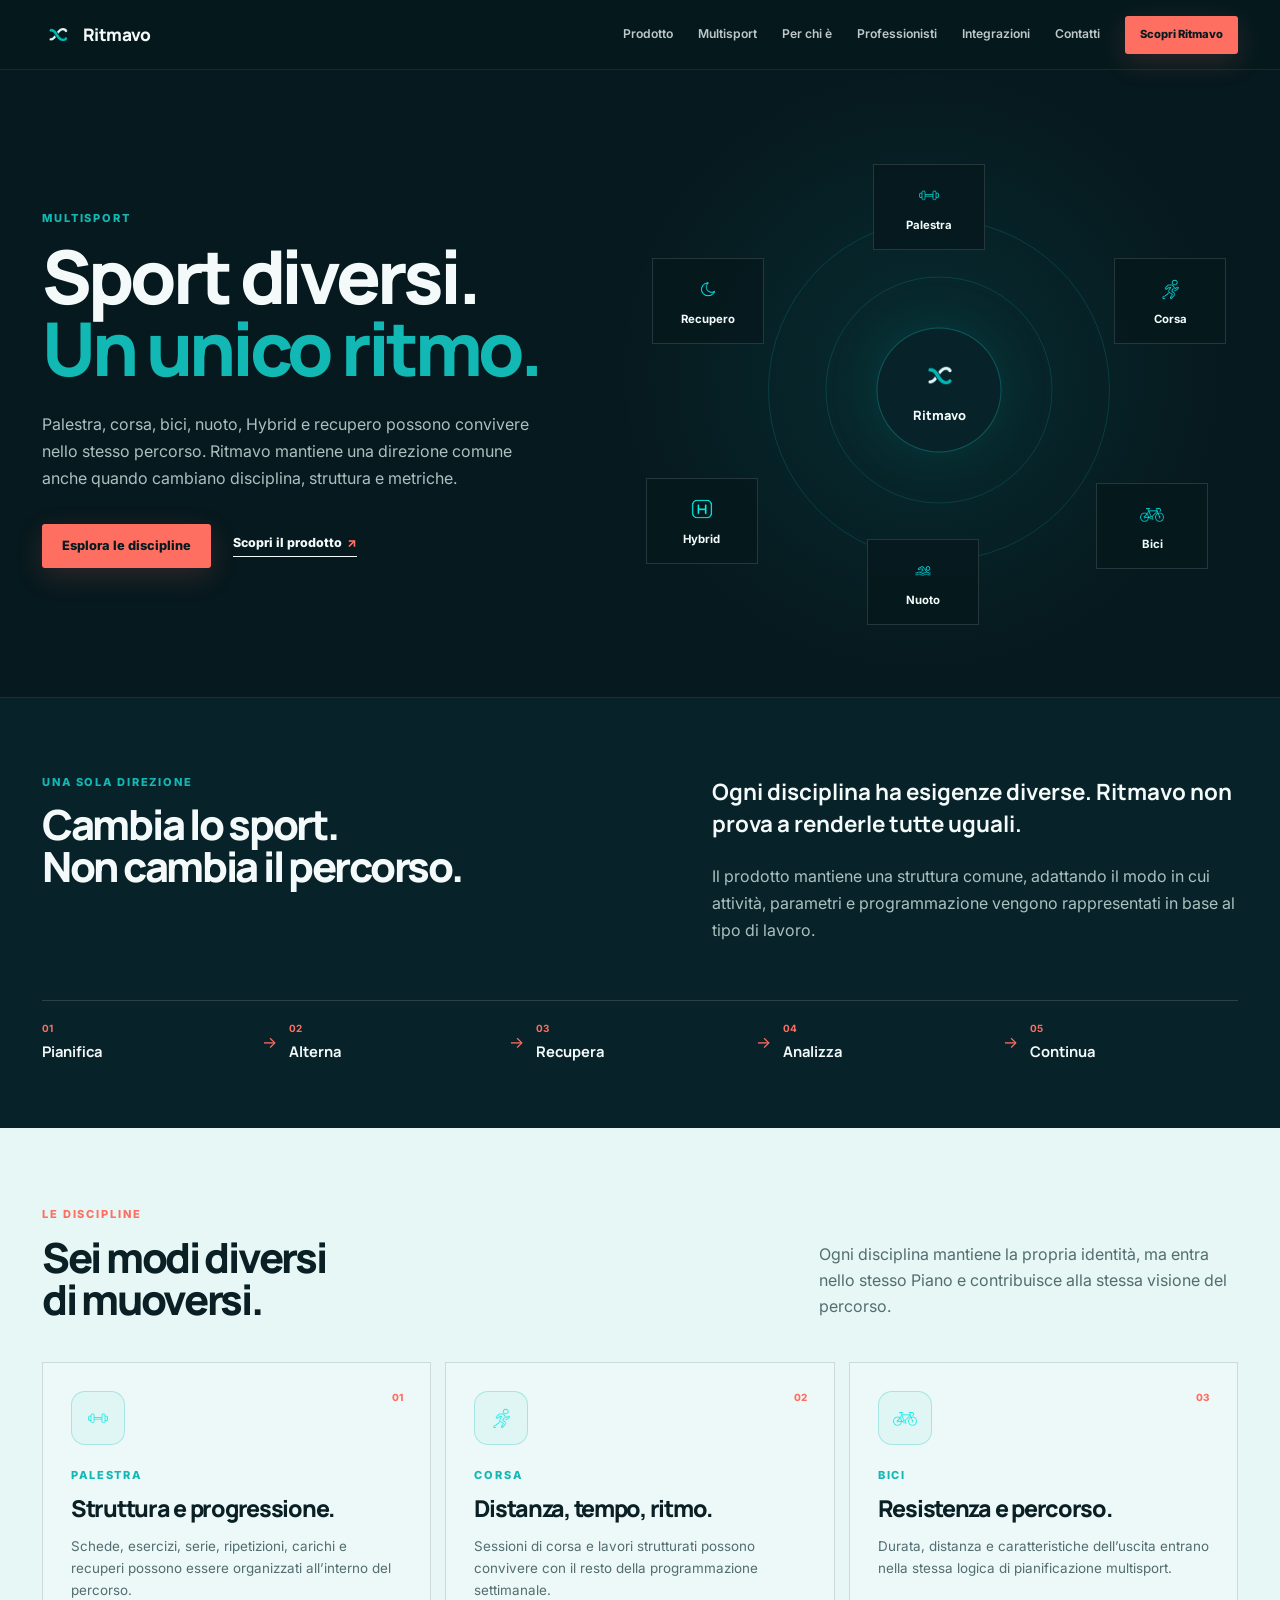
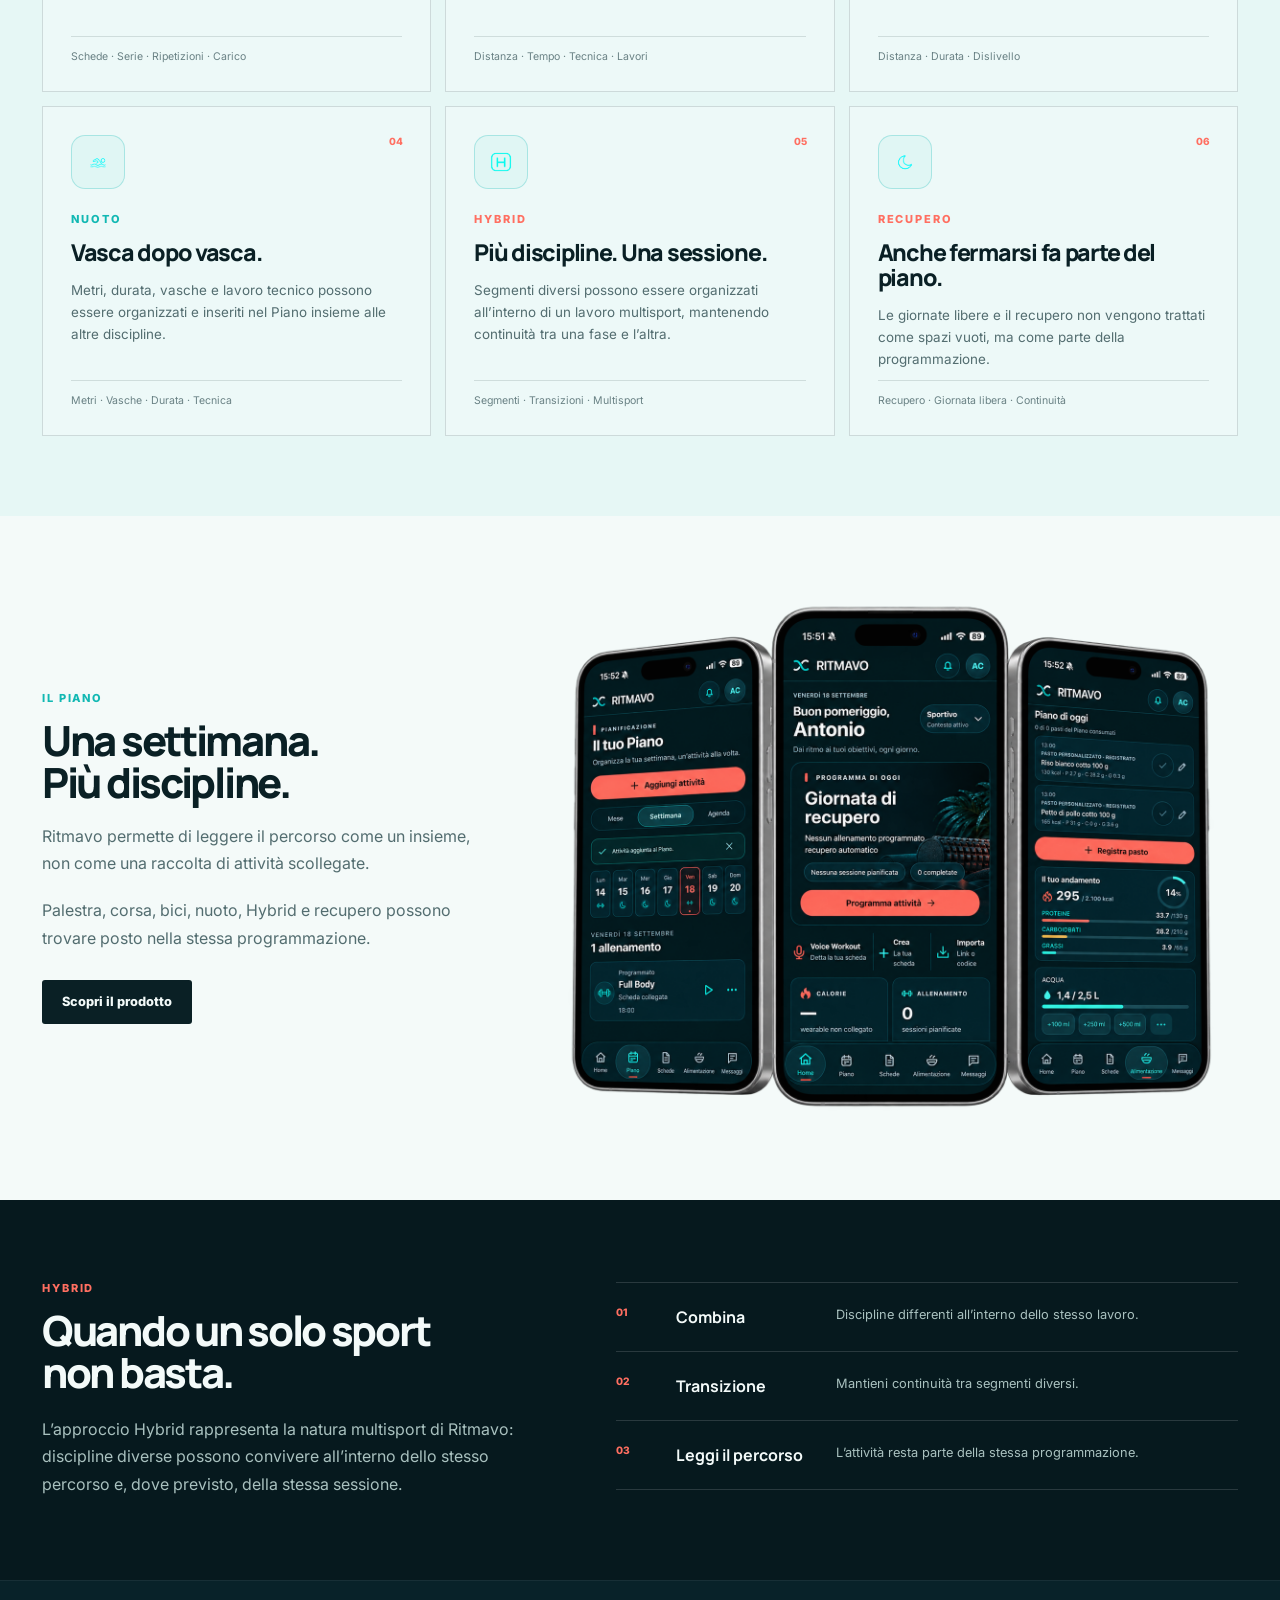
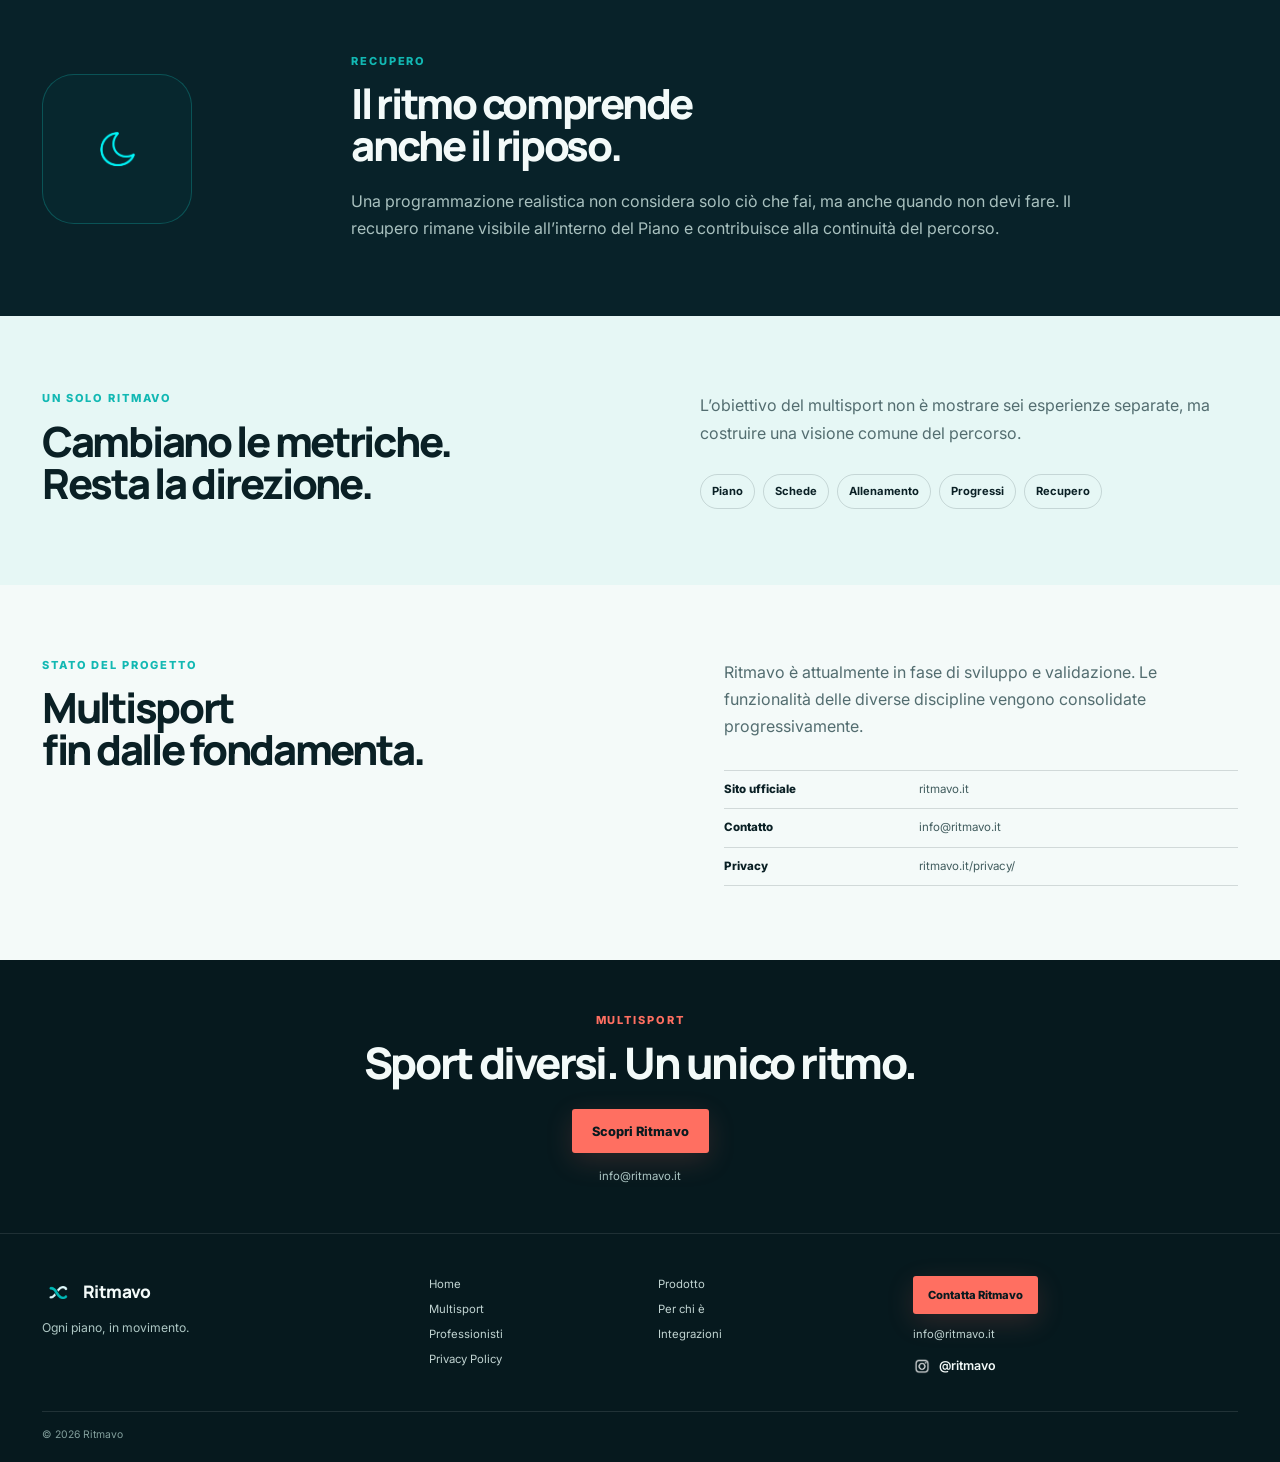
<file: multisport/index.html>
<!doctype html>
<html lang="it">

<head>
  <meta charset="utf-8">

  <meta
    name="viewport"
    content="width=device-width, initial-scale=1"
  >

  <title>Multisport — Ritmavo</title>

  <meta
    name="description"
    content="Palestra, corsa, bici, nuoto, Hybrid e recupero: scopri l'esperienza multisport di Ritmavo."
  >

  <link
    rel="canonical"
    href="https://ritmavo.it/multisport/"
  >

  <meta
    name="theme-color"
    content="#06191E"
  >

  <link
    rel="preconnect"
    href="https://fonts.googleapis.com"
  >

  <link
    rel="preconnect"
    href="https://fonts.gstatic.com"
    crossorigin
  >

  <link
    href="https://fonts.googleapis.com/css2?family=Inter:wght@400;500;600;700;800&family=Manrope:wght@700;800&display=swap"
    rel="stylesheet"
  >

  <link
    rel="stylesheet"
    href="../styles.css"
  >

  <script
    src="../script.js"
    defer
  ></script>
</head>


<body class="multisport-page">

  <a
    class="skip-link"
    href="#main-content"
  >
    Vai al contenuto
  </a>


  <!-- HEADER -->

  <header class="site-header">

    <div class="container header-inner">

      <a
        class="brand"
        href="../"
        aria-label="Ritmavo, home"
      >

        <img
          src="../assets/brand/ritmavo-symbol.png"
          alt=""
          width="32"
          height="32"
        >

        <span>Ritmavo</span>

      </a>


      <button
        class="menu-toggle"
        type="button"
        aria-expanded="false"
        aria-controls="primary-nav"
      >
        Menu
      </button>


      <nav
        id="primary-nav"
        aria-label="Navigazione principale"
      >

        <a href="../prodotto/">
          Prodotto
        </a>

        <a href="../multisport/">
          Multisport
        </a>

        <a href="../#per-chi">
          Per chi è
        </a>

        <a href="../#professionisti">
          Professionisti
        </a>

        <a href="../#integrazioni">
          Integrazioni
        </a>

        <a href="../#contatti">
          Contatti
        </a>

        <a
          class="button button-small button-coral"
          href="../scopri-ritmavo/"
        >
          Scopri Ritmavo
        </a>

      </nav>

    </div>

  </header>


  <main id="main-content">


    <!-- HERO -->

    <section class="multisport-hero">

      <div class="container multisport-hero-grid">


        <div class="multisport-hero-copy">

          <p class="eyebrow teal">
            MULTISPORT
          </p>

          <h1>
            Sport diversi.<br>
            <em>Un unico ritmo.</em>
          </h1>

          <p class="multisport-hero-lead">
            Palestra, corsa, bici, nuoto, Hybrid e recupero
            possono convivere nello stesso percorso.
            Ritmavo mantiene una direzione comune anche quando
            cambiano disciplina, struttura e metriche.
          </p>


          <div class="actions">

            <a
              class="button button-coral"
              href="#discipline"
            >
              Esplora le discipline
            </a>

            <a
              class="text-link light"
              href="../prodotto/"
            >
              Scopri il prodotto
              <span aria-hidden="true">↗</span>
            </a>

          </div>

        </div>


        <div
          class="multisport-orbit"
          aria-label="Discipline Ritmavo"
        >

          <div class="multisport-orbit-center">

            <img
              src="../assets/brand/ritmavo-symbol.png"
              alt=""
              aria-hidden="true"
            >

            <span>Ritmavo</span>

          </div>


          <div class="multisport-orbit-item sport-1">

            <img
              src="../assets/icon/ritmavo-palestra-icon.png"
              alt=""
              aria-hidden="true"
            >

            <span>Palestra</span>

          </div>


          <div class="multisport-orbit-item sport-2">

            <img
              src="../assets/icon/ritmavo-corsa-icon.png"
              alt=""
              aria-hidden="true"
            >

            <span>Corsa</span>

          </div>


          <div class="multisport-orbit-item sport-3">

            <img
              src="../assets/icon/ritmavo-bici-icon.png"
              alt=""
              aria-hidden="true"
            >

            <span>Bici</span>

          </div>


          <div class="multisport-orbit-item sport-4">

            <img
              src="../assets/icon/ritmavo-nuoto-icon.png"
              alt=""
              aria-hidden="true"
            >

            <span>Nuoto</span>

          </div>


          <div class="multisport-orbit-item sport-5">

            <img
              src="../assets/icon/ritmavo-hybrid-icon.png"
              alt=""
              aria-hidden="true"
            >

            <span>Hybrid</span>

          </div>


          <div class="multisport-orbit-item sport-6">

            <img
              src="../assets/icon/ritmavo-recupero-icon.png"
              alt=""
              aria-hidden="true"
            >

            <span>Recupero</span>

          </div>


        </div>

      </div>

    </section>


    <!-- PRINCIPLE -->

    <section class="multisport-principle">

      <div class="container multisport-principle-grid">


        <div>

          <p class="eyebrow teal">
            UNA SOLA DIREZIONE
          </p>

          <h2>
            Cambia lo sport.<br>
            Non cambia il percorso.
          </h2>

        </div>


        <div>

          <p class="multisport-big-copy">
            Ogni disciplina ha esigenze diverse.
            Ritmavo non prova a renderle tutte uguali.
          </p>

          <p class="multisport-muted-copy">
            Il prodotto mantiene una struttura comune,
            adattando il modo in cui attività, parametri
            e programmazione vengono rappresentati
            in base al tipo di lavoro.
          </p>

        </div>


      </div>


      <div class="container">

        <div class="multisport-flow">

          <div>
            <b>01</b>
            <span>Pianifica</span>
          </div>

          <i aria-hidden="true">→</i>

          <div>
            <b>02</b>
            <span>Alterna</span>
          </div>

          <i aria-hidden="true">→</i>

          <div>
            <b>03</b>
            <span>Recupera</span>
          </div>

          <i aria-hidden="true">→</i>

          <div>
            <b>04</b>
            <span>Analizza</span>
          </div>

          <i aria-hidden="true">→</i>

          <div>
            <b>05</b>
            <span>Continua</span>
          </div>

        </div>

      </div>

    </section>


    <!-- DISCIPLINES -->

    <section
      id="discipline"
      class="multisport-disciplines"
    >

      <div class="container">


        <div class="multisport-section-head">

          <div>

            <p class="eyebrow coral">
              LE DISCIPLINE
            </p>

            <h2>
              Sei modi diversi<br>
              di muoversi.
            </h2>

          </div>


          <p>
            Ogni disciplina mantiene la propria identità,
            ma entra nello stesso Piano e contribuisce
            alla stessa visione del percorso.
          </p>

        </div>


        <div class="multisport-discipline-grid">


          <!-- PALESTRA -->

          <article class="multisport-discipline-card">

            <div class="multisport-discipline-icon">

              <img
                src="../assets/icon/ritmavo-palestra-icon.png"
                alt=""
                aria-hidden="true"
              >

            </div>

            <span class="multisport-discipline-number">
              01
            </span>

            <p class="eyebrow teal">
              PALESTRA
            </p>

            <h3>
              Struttura e progressione.
            </h3>

            <p>
              Schede, esercizi, serie, ripetizioni,
              carichi e recuperi possono essere organizzati
              all’interno del percorso.
            </p>

            <div class="multisport-discipline-meta">
              Schede · Serie · Ripetizioni · Carico
            </div>

          </article>


          <!-- CORSA -->

          <article class="multisport-discipline-card">

            <div class="multisport-discipline-icon">

              <img
                src="../assets/icon/ritmavo-corsa-icon.png"
                alt=""
                aria-hidden="true"
              >

            </div>

            <span class="multisport-discipline-number">
              02
            </span>

            <p class="eyebrow teal">
              CORSA
            </p>

            <h3>
              Distanza, tempo, ritmo.
            </h3>

            <p>
              Sessioni di corsa e lavori strutturati
              possono convivere con il resto
              della programmazione settimanale.
            </p>

            <div class="multisport-discipline-meta">
              Distanza · Tempo · Tecnica · Lavori
            </div>

          </article>


          <!-- BICI -->

          <article class="multisport-discipline-card">

            <div class="multisport-discipline-icon">

              <img
                src="../assets/icon/ritmavo-bici-icon.png"
                alt=""
                aria-hidden="true"
              >

            </div>

            <span class="multisport-discipline-number">
              03
            </span>

            <p class="eyebrow teal">
              BICI
            </p>

            <h3>
              Resistenza e percorso.
            </h3>

            <p>
              Durata, distanza e caratteristiche
              dell’uscita entrano nella stessa logica
              di pianificazione multisport.
            </p>

            <div class="multisport-discipline-meta">
              Distanza · Durata · Dislivello
            </div>

          </article>


          <!-- NUOTO -->

          <article class="multisport-discipline-card">

            <div class="multisport-discipline-icon">

              <img
                src="../assets/icon/ritmavo-nuoto-icon.png"
                alt=""
                aria-hidden="true"
              >

            </div>

            <span class="multisport-discipline-number">
              04
            </span>

            <p class="eyebrow teal">
              NUOTO
            </p>

            <h3>
              Vasca dopo vasca.
            </h3>

            <p>
              Metri, durata, vasche e lavoro tecnico
              possono essere organizzati e inseriti
              nel Piano insieme alle altre discipline.
            </p>

            <div class="multisport-discipline-meta">
              Metri · Vasche · Durata · Tecnica
            </div>

          </article>


          <!-- HYBRID -->

          <article class="multisport-discipline-card multisport-discipline-card-highlight">

            <div class="multisport-discipline-icon">

              <img
                src="../assets/icon/ritmavo-hybrid-icon.png"
                alt=""
                aria-hidden="true"
              >

            </div>

            <span class="multisport-discipline-number">
              05
            </span>

            <p class="eyebrow coral">
              HYBRID
            </p>

            <h3>
              Più discipline. Una sessione.
            </h3>

            <p>
              Segmenti diversi possono essere organizzati
              all’interno di un lavoro multisport,
              mantenendo continuità tra una fase e l’altra.
            </p>

            <div class="multisport-discipline-meta">
              Segmenti · Transizioni · Multisport
            </div>

          </article>


          <!-- RECUPERO -->

          <article class="multisport-discipline-card multisport-discipline-card-highlight">

            <div class="multisport-discipline-icon">

              <img
                src="../assets/icon/ritmavo-recupero-icon.png"
                alt=""
                aria-hidden="true"
              >

            </div>

            <span class="multisport-discipline-number">
              06
            </span>

            <p class="eyebrow coral">
              RECUPERO
            </p>

            <h3>
              Anche fermarsi fa parte del piano.
            </h3>

            <p>
              Le giornate libere e il recupero
              non vengono trattati come spazi vuoti,
              ma come parte della programmazione.
            </p>

            <div class="multisport-discipline-meta">
              Recupero · Giornata libera · Continuità
            </div>

          </article>


        </div>

      </div>

    </section>


    <!-- PLAN CONNECTION -->

    <section class="multisport-plan">

      <div class="container multisport-plan-grid">


        <div class="multisport-plan-copy">

          <p class="eyebrow teal">
            IL PIANO
          </p>

          <h2>
            Una settimana.<br>
            Più discipline.
          </h2>

          <p>
            Ritmavo permette di leggere il percorso
            come un insieme, non come una raccolta
            di attività scollegate.
          </p>

          <p>
            Palestra, corsa, bici, nuoto, Hybrid
            e recupero possono trovare posto
            nella stessa programmazione.
          </p>


          <a
            class="button button-dark"
            href="../prodotto/"
          >
            Scopri il prodotto
          </a>

        </div>


        <div class="multisport-plan-device">

          <img
            src="../assets/images/ritmavo-phones-canonical.png"
            alt="Piano multisport Ritmavo"
            loading="lazy"
          >

        </div>


      </div>

    </section>


    <!-- HYBRID FOCUS -->

    <section class="multisport-hybrid">

      <div class="container multisport-hybrid-grid">


        <div>

          <p class="eyebrow coral">
            HYBRID
          </p>

          <h2>
            Quando un solo sport<br>
            non basta.
          </h2>

          <p>
            L’approccio Hybrid rappresenta la natura
            multisport di Ritmavo: discipline diverse
            possono convivere all’interno dello stesso
            percorso e, dove previsto, della stessa sessione.
          </p>

        </div>


        <div class="multisport-hybrid-steps">


          <div>

            <span>01</span>

            <strong>
              Combina
            </strong>

            <p>
              Discipline differenti
              all’interno dello stesso lavoro.
            </p>

          </div>


          <div>

            <span>02</span>

            <strong>
              Transizione
            </strong>

            <p>
              Mantieni continuità
              tra segmenti diversi.
            </p>

          </div>


          <div>

            <span>03</span>

            <strong>
              Leggi il percorso
            </strong>

            <p>
              L’attività resta parte
              della stessa programmazione.
            </p>

          </div>


        </div>


      </div>

    </section>


    <!-- RECOVERY FOCUS -->

    <section class="multisport-recovery">

      <div class="container multisport-recovery-grid">


        <div class="multisport-recovery-icon">

          <img
            src="../assets/icon/ritmavo-recupero-icon.png"
            alt=""
            aria-hidden="true"
          >

        </div>


        <div>

          <p class="eyebrow teal">
            RECUPERO
          </p>

          <h2>
            Il ritmo comprende<br>
            anche il riposo.
          </h2>

          <p>
            Una programmazione realistica non considera
            solo ciò che fai, ma anche quando non devi fare.
            Il recupero rimane visibile all’interno del Piano
            e contribuisce alla continuità del percorso.
          </p>

        </div>


      </div>

    </section>


    <!-- CONNECTION -->

    <section class="multisport-connection">

      <div class="container multisport-connection-grid">


        <div>

          <p class="eyebrow teal">
            UN SOLO RITMAVO
          </p>

          <h2>
            Cambiano le metriche.<br>
            Resta la direzione.
          </h2>

        </div>


        <div>

          <p>
            L’obiettivo del multisport non è mostrare
            sei esperienze separate, ma costruire
            una visione comune del percorso.
          </p>


          <div class="multisport-connection-list">

            <span>Piano</span>
            <span>Schede</span>
            <span>Allenamento</span>
            <span>Progressi</span>
            <span>Recupero</span>

          </div>

        </div>


      </div>

    </section>


    <!-- STATUS -->

    <section class="multisport-status">

      <div class="container multisport-status-grid">


        <div>

          <p class="eyebrow teal">
            STATO DEL PROGETTO
          </p>

          <h2>
            Multisport<br>
            fin dalle fondamenta.
          </h2>

        </div>


        <div>

          <p>
            Ritmavo è attualmente in fase di sviluppo
            e validazione. Le funzionalità delle diverse
            discipline vengono consolidate progressivamente.
          </p>


          <dl>

            <dt>Sito ufficiale</dt>
            <dd>ritmavo.it</dd>

            <dt>Contatto</dt>

            <dd>
              <a href="mailto:info@ritmavo.it">
                info@ritmavo.it
              </a>
            </dd>

            <dt>Privacy</dt>

            <dd>
              <a href="../privacy/">
                ritmavo.it/privacy/
              </a>
            </dd>

          </dl>

        </div>


      </div>

    </section>


    <!-- CTA -->

    <section class="section-dark final-cta">

      <div class="container cta-inner">

        <p class="eyebrow coral">
          MULTISPORT
        </p>

        <h2>
          Sport diversi. Un unico ritmo.
        </h2>

        <a
          class="button button-coral"
          href="../scopri-ritmavo/"
        >
          Scopri Ritmavo
        </a>

        <a
          class="contact-mail"
          href="mailto:info@ritmavo.it"
        >
          info@ritmavo.it
        </a>

      </div>

    </section>


  </main>


  <!-- FOOTER -->

  <footer class="site-footer section-dark">

    <div class="container footer-grid">


      <div>

        <a
          class="brand footer-brand"
          href="../"
        >

          <img
            src="../assets/brand/ritmavo-symbol.png"
            alt=""
            width="32"
            height="32"
          >

          <span>Ritmavo</span>

        </a>

        <p>
          Ogni piano, in movimento.
        </p>

      </div>


      <nav aria-label="Navigazione footer">

        <a href="../">
          Home
        </a>

        <a href="../prodotto/">
          Prodotto
        </a>

        <a href="../multisport/">
          Multisport
        </a>

        <a href="../#per-chi">
          Per chi è
        </a>

        <a href="../#professionisti">
          Professionisti
        </a>

        <a href="../#integrazioni">
          Integrazioni
        </a>

        <a href="../privacy/">
          Privacy Policy
        </a>

      </nav>


      <div class="footer-contact">

        <a
          class="button button-coral button-small"
          href="mailto:info@ritmavo.it"
        >
          Contatta Ritmavo
        </a>

        <a href="mailto:info@ritmavo.it">
          info@ritmavo.it
        </a>

        <a
  href="https://www.instagram.com/ritmavo/"
  target="_blank"
  rel="noopener noreferrer"
  class="social-link"
>
  <img
    src="../assets/brand/instagram-glyph-white.png"
    alt=""
    aria-hidden="true"
  >
  <span>@ritmavo</span>
</a>

      </div>


    </div>


    <div class="container copyright">
      © 2026 Ritmavo
    </div>

  </footer>


</body>

</html>
</file>
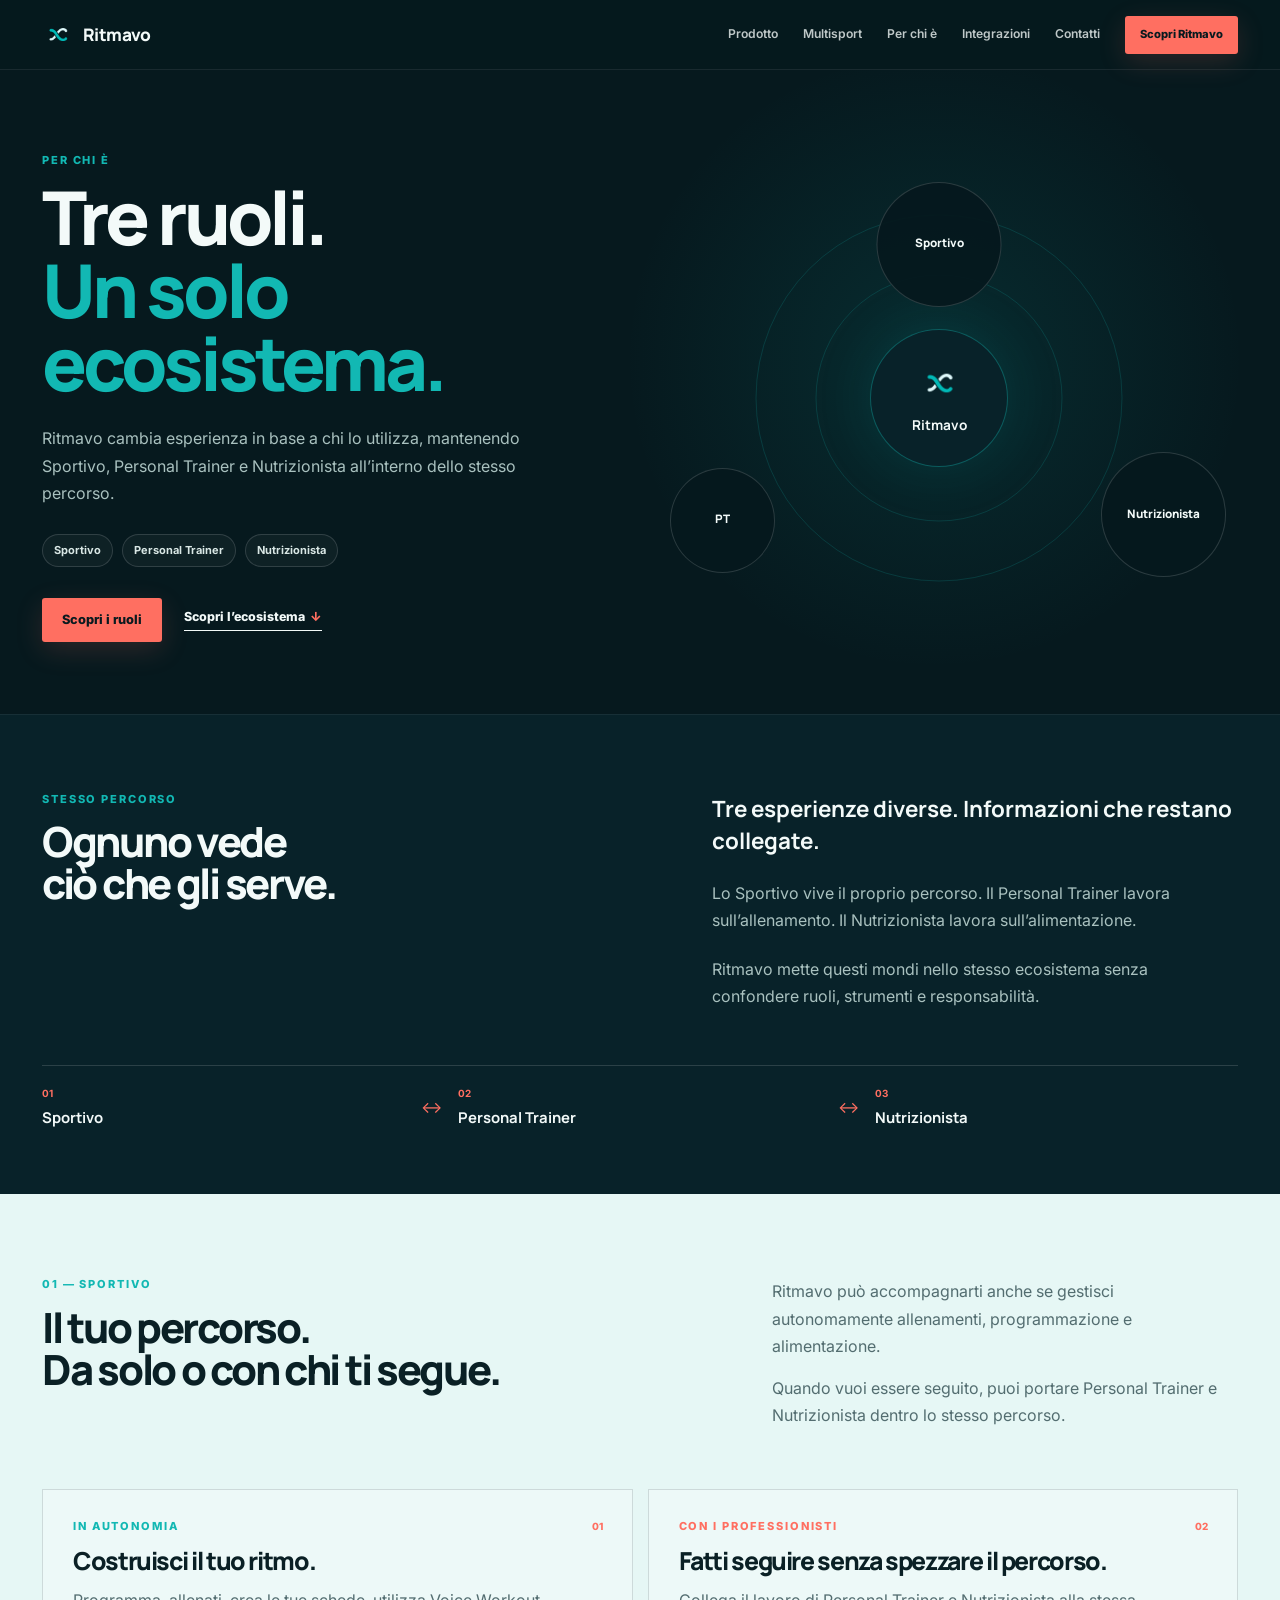
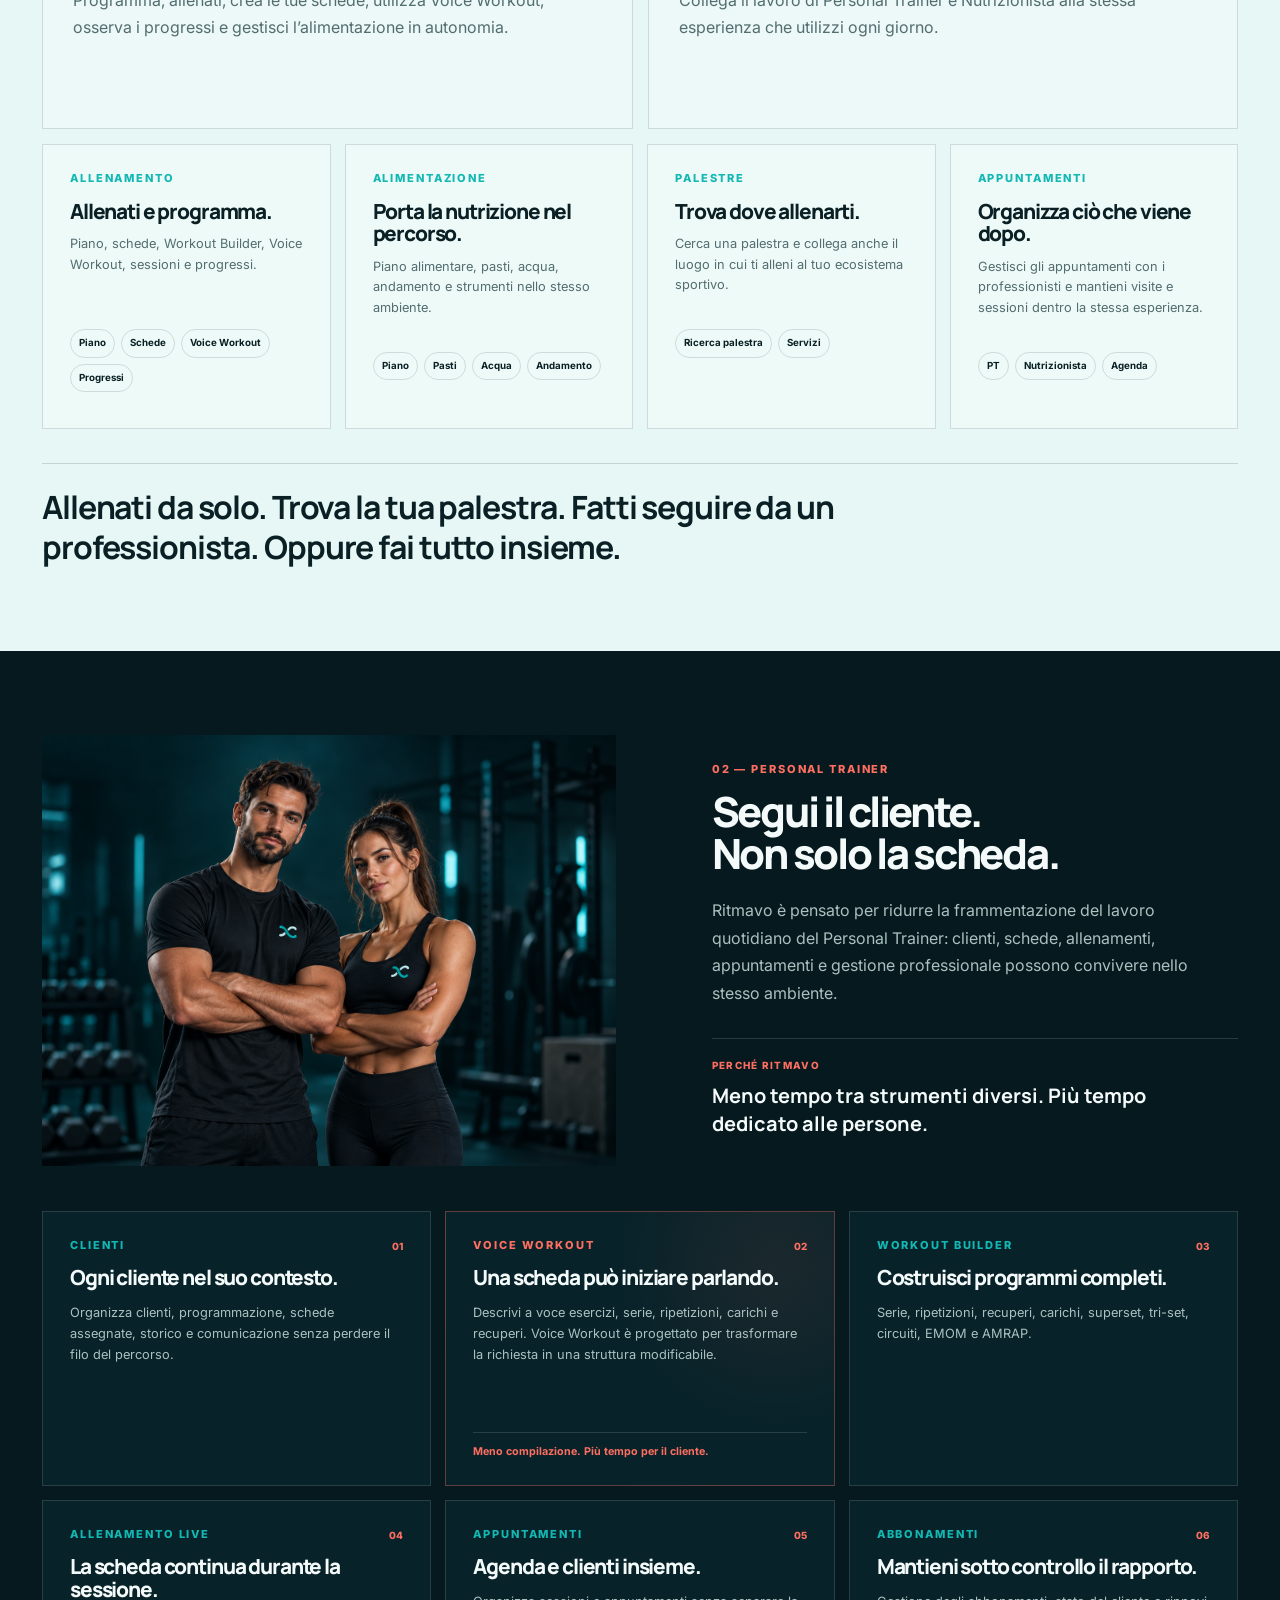
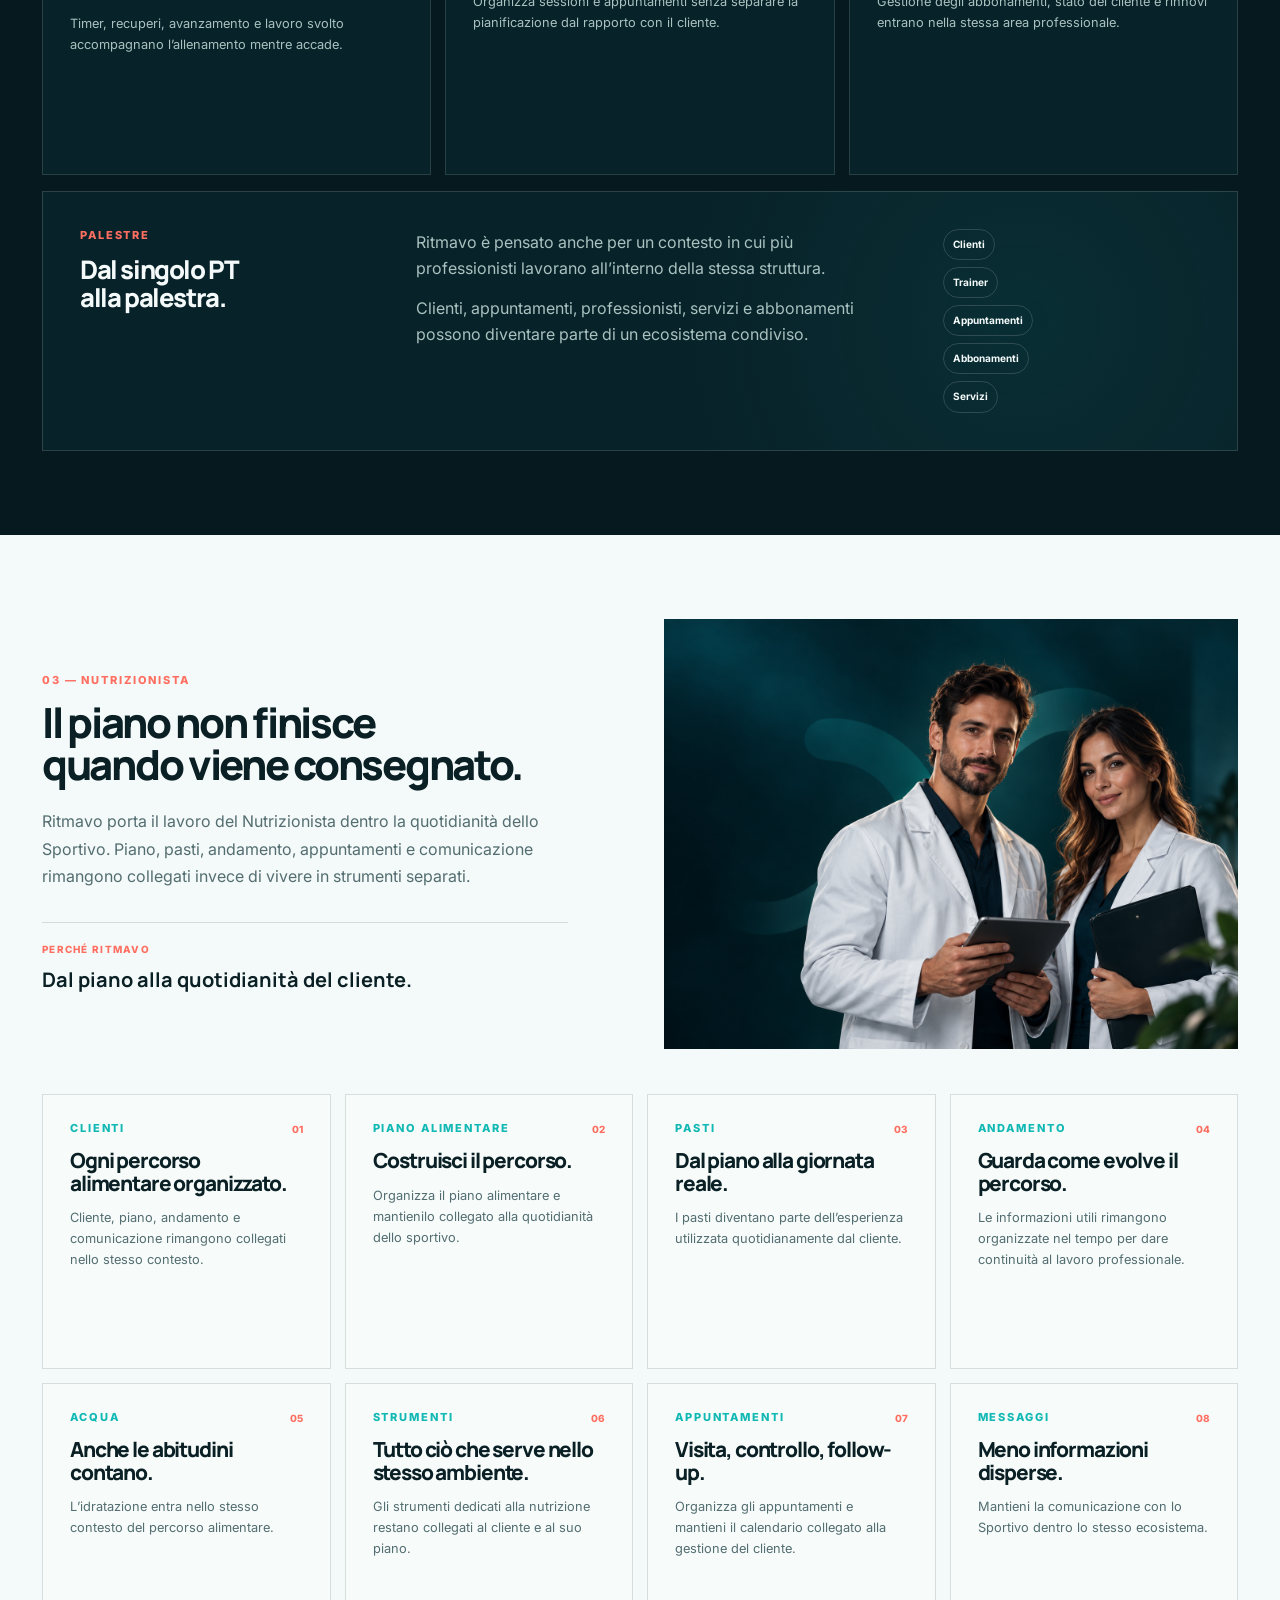
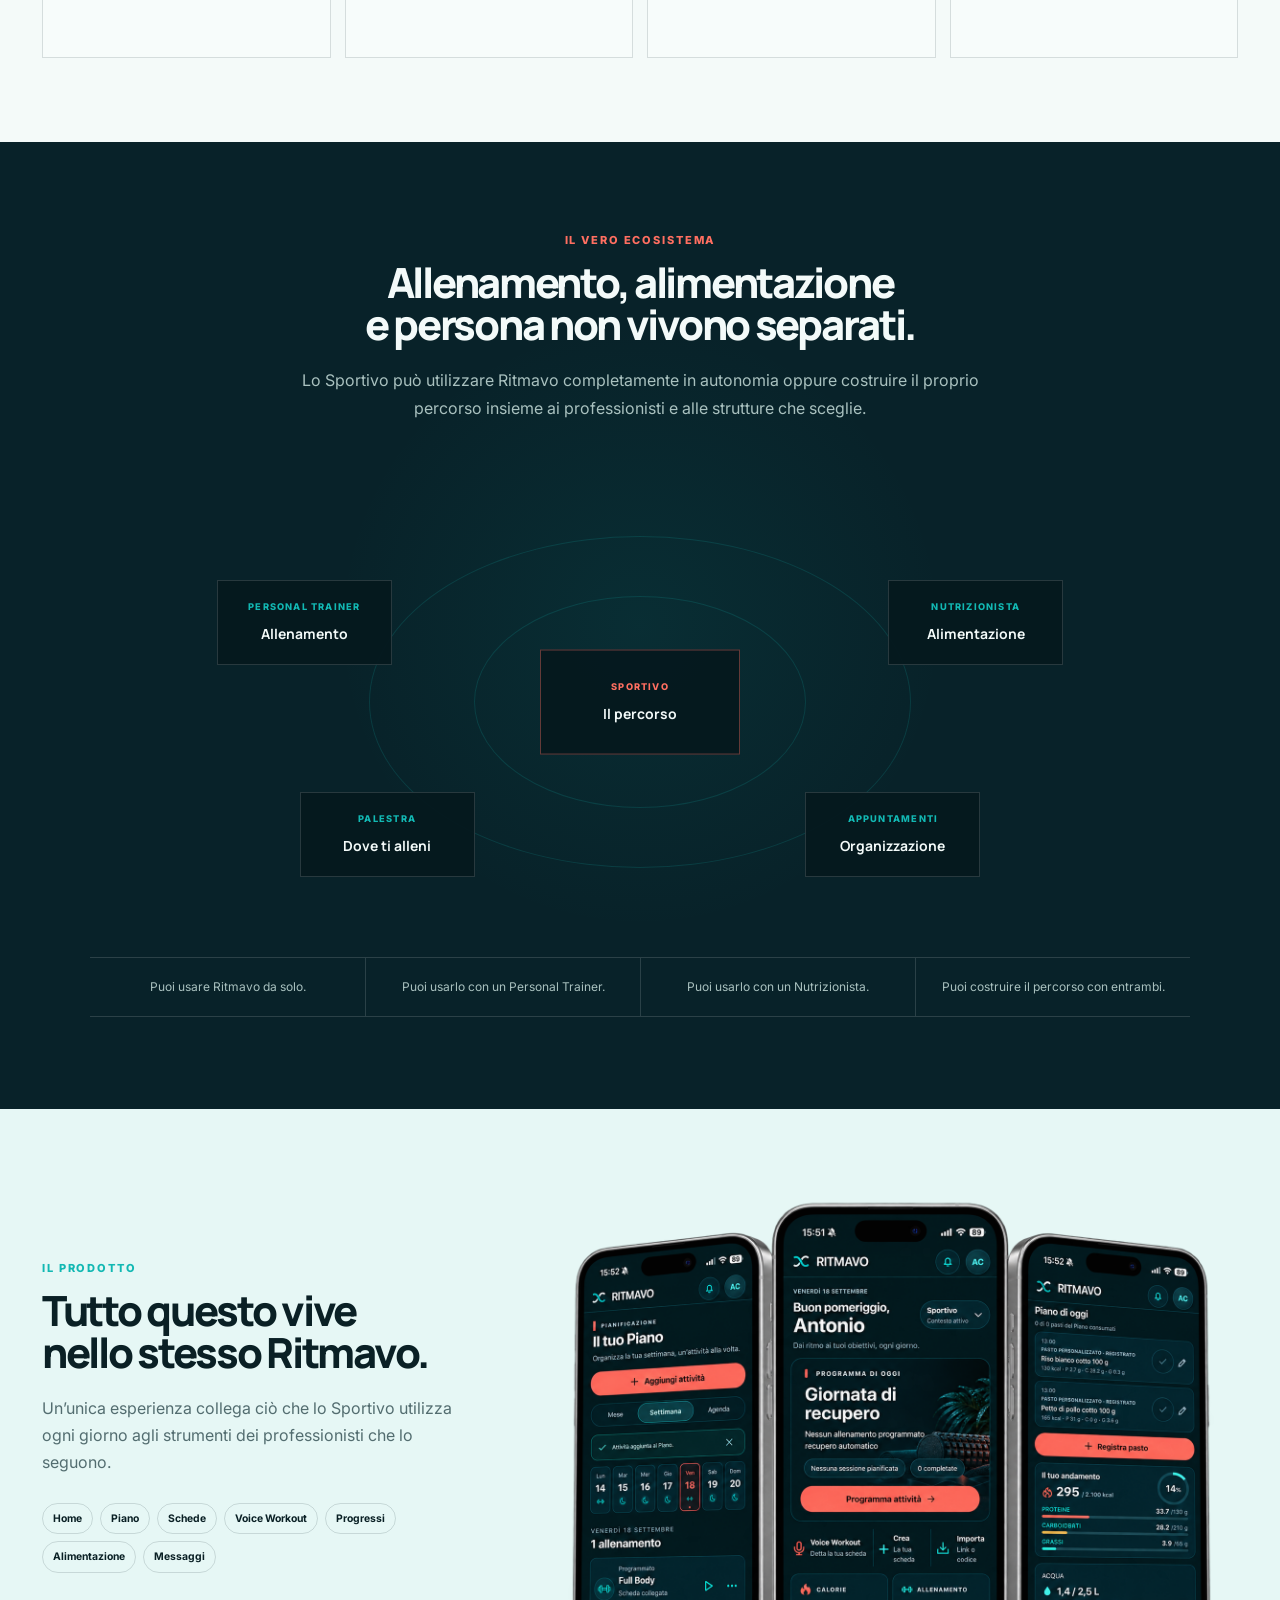
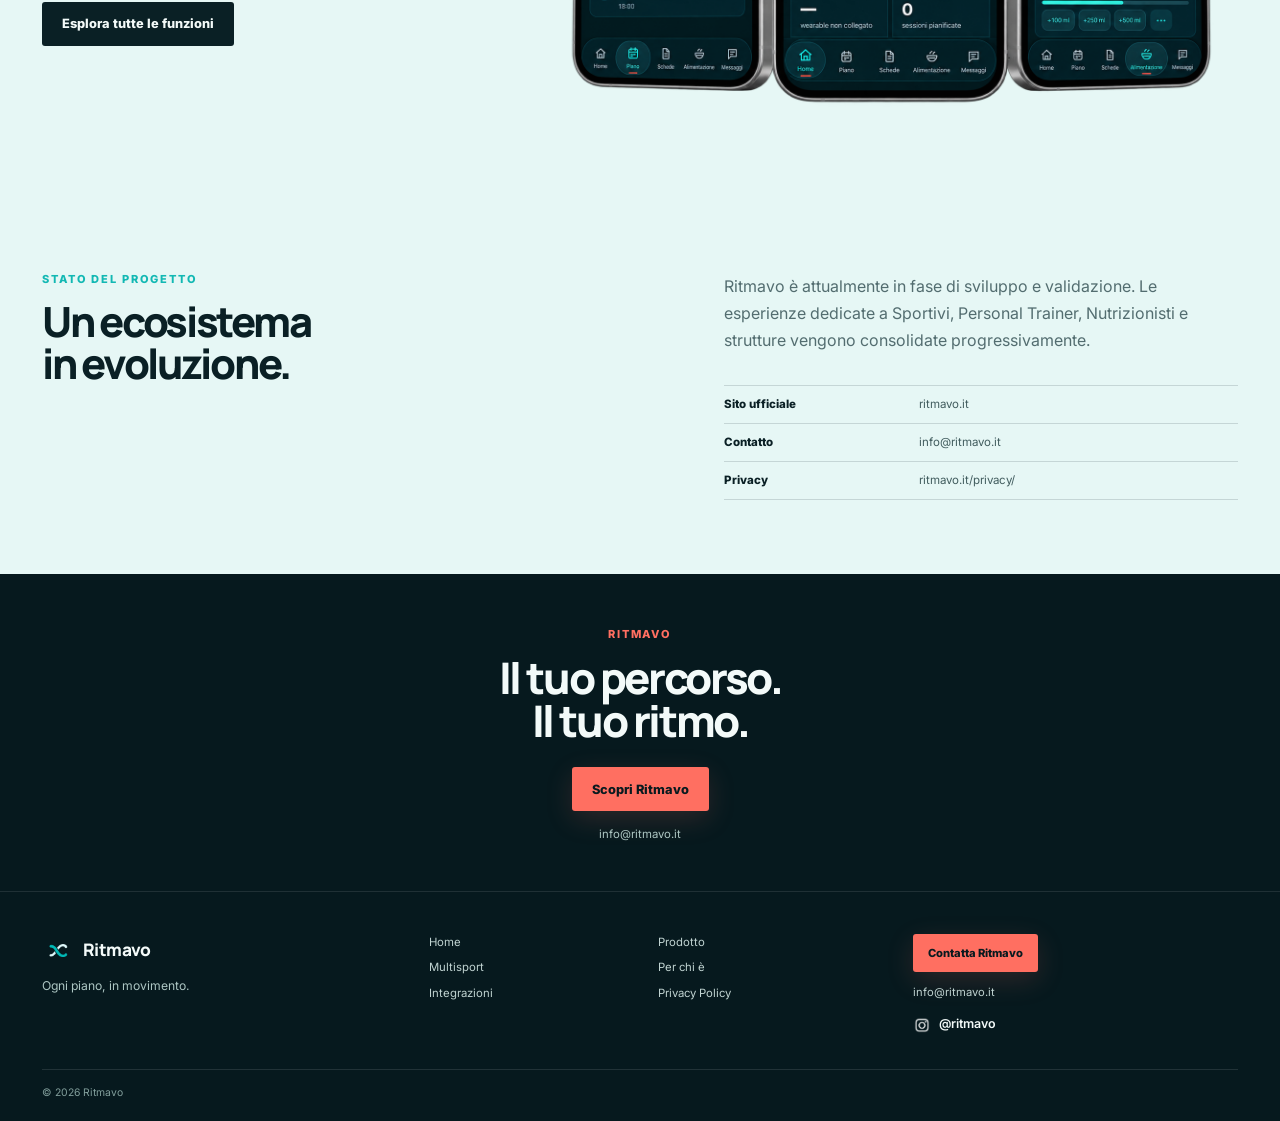
<file: per-chi/index.html>
<!doctype html>
<html lang="it">

<head>
  <meta charset="utf-8">

  <meta
    name="viewport"
    content="width=device-width, initial-scale=1"
  >

  <title>Per chi è — Ritmavo</title>

  <meta
    name="description"
    content="Ritmavo per Sportivi, Personal Trainer e Nutrizionisti: strumenti dedicati, professionisti, palestre, appuntamenti e un unico ecosistema."
  >

  <link
    rel="canonical"
    href="https://ritmavo.it/per-chi/"
  >

  <meta
    name="theme-color"
    content="#06191E"
  >

  <link
    rel="preconnect"
    href="https://fonts.googleapis.com"
  >

  <link
    rel="preconnect"
    href="https://fonts.gstatic.com"
    crossorigin
  >

  <link
    href="https://fonts.googleapis.com/css2?family=Inter:wght@400;500;600;700;800&family=Manrope:wght@700;800&display=swap"
    rel="stylesheet"
  >

  <link
    rel="stylesheet"
    href="../styles.css"
  >

  <script
    src="../script.js"
    defer
  ></script>
</head>


<body class="for-who-page">

  <a
    class="skip-link"
    href="#main-content"
  >
    Vai al contenuto
  </a>


  <!-- =========================================================
       HEADER
       ========================================================= -->

  <header class="site-header">

    <div class="container header-inner">

      <a
        class="brand"
        href="../"
        aria-label="Ritmavo, home"
      >

        <img
          src="../assets/brand/ritmavo-symbol.png"
          alt=""
          width="32"
          height="32"
        >

        <span>Ritmavo</span>

      </a>


      <button
        class="menu-toggle"
        type="button"
        aria-expanded="false"
        aria-controls="primary-nav"
      >
        Menu
      </button>


      <nav
        id="primary-nav"
        aria-label="Navigazione principale"
      >

        <a href="../prodotto/">
          Prodotto
        </a>

        <a href="../multisport/">
          Multisport
        </a>

        <a href="../per-chi/">
          Per chi è
        </a>

        <a href="../#integrazioni">
          Integrazioni
        </a>

        <a href="../#contatti">
          Contatti
        </a>

        <a
          class="button button-small button-coral"
          href="../scopri-ritmavo/"
        >
          Scopri Ritmavo
        </a>

      </nav>

    </div>

  </header>


  <main id="main-content">


    <!-- =========================================================
         HERO — INVARIATA NEL CONCETTO
         ========================================================= -->

    <section class="for-who-hero">

      <div class="container for-who-hero-grid">


        <div class="for-who-hero-copy">

          <p class="eyebrow teal">
            PER CHI È
          </p>

          <h1>
            Tre ruoli.<br>
            <em>Un solo ecosistema.</em>
          </h1>

          <p class="for-who-hero-lead">
            Ritmavo cambia esperienza in base a chi lo utilizza,
            mantenendo Sportivo, Personal Trainer e Nutrizionista
            all’interno dello stesso percorso.
          </p>


          <div class="for-who-role-tags">

            <span>Sportivo</span>
            <span>Personal Trainer</span>
            <span>Nutrizionista</span>

          </div>


          <div class="actions">

            <a
              class="button button-coral"
              href="#sportivo"
            >
              Scopri i ruoli
            </a>

            <a
              class="text-link light"
              href="#ecosistema"
            >
              Scopri l’ecosistema
              <span aria-hidden="true">↓</span>
            </a>

          </div>

        </div>


        <div class="for-who-hero-visual">

          <div class="for-who-role-circle role-athlete">
            <span>Sportivo</span>
          </div>

          <div class="for-who-role-circle role-pt">
            <span>PT</span>
          </div>

          <div class="for-who-role-circle role-nutrition">
            <span>Nutrizionista</span>
          </div>


          <div class="for-who-core">

            <img
              src="../assets/brand/ritmavo-symbol.png"
              alt=""
              aria-hidden="true"
            >

            <strong>Ritmavo</strong>

          </div>

        </div>


      </div>

    </section>


    <!-- =========================================================
         PRINCIPLE
         ========================================================= -->

    <section class="for-who-principle">

      <div class="container for-who-principle-grid">


        <div>

          <p class="eyebrow teal">
            STESSO PERCORSO
          </p>

          <h2>
            Ognuno vede<br>
            ciò che gli serve.
          </h2>

        </div>


        <div>

          <p class="for-who-big-copy">
            Tre esperienze diverse.
            Informazioni che restano collegate.
          </p>

          <p class="for-who-muted-copy">
            Lo Sportivo vive il proprio percorso.
            Il Personal Trainer lavora sull’allenamento.
            Il Nutrizionista lavora sull’alimentazione.
          </p>

          <p class="for-who-muted-copy">
            Ritmavo mette questi mondi nello stesso ecosistema
            senza confondere ruoli, strumenti e responsabilità.
          </p>

        </div>


      </div>


      <div class="container">

        <div class="for-who-flow">

          <div>
            <b>01</b>
            <span>Sportivo</span>
          </div>

          <i aria-hidden="true">↔</i>

          <div>
            <b>02</b>
            <span>Personal Trainer</span>
          </div>

          <i aria-hidden="true">↔</i>

          <div>
            <b>03</b>
            <span>Nutrizionista</span>
          </div>

        </div>

      </div>

    </section>


    <!-- =========================================================
         SPORTIVO
         ========================================================= -->

    <section
      id="sportivo"
      class="audience-role audience-athlete"
    >

      <div class="container">


        <div class="audience-role-heading">

          <div>

            <p class="eyebrow teal">
              01 — SPORTIVO
            </p>

            <h2>
              Il tuo percorso.<br>
              Da solo o con chi ti segue.
            </h2>

          </div>


          <div>

            <p>
              Ritmavo può accompagnarti anche se gestisci
              autonomamente allenamenti, programmazione
              e alimentazione.
            </p>

            <p>
              Quando vuoi essere seguito, puoi portare
              Personal Trainer e Nutrizionista dentro
              lo stesso percorso.
            </p>

          </div>

        </div>


        <div class="athlete-path-grid">


          <article>

            <span>01</span>

            <p class="eyebrow teal">
              IN AUTONOMIA
            </p>

            <h3>
              Costruisci il tuo ritmo.
            </h3>

            <p>
              Programma, allenati, crea le tue schede,
              utilizza Voice Workout, osserva i progressi
              e gestisci l’alimentazione in autonomia.
            </p>

          </article>


          <article>

            <span>02</span>

            <p class="eyebrow coral">
              CON I PROFESSIONISTI
            </p>

            <h3>
              Fatti seguire senza spezzare il percorso.
            </h3>

            <p>
              Collega il lavoro di Personal Trainer
              e Nutrizionista alla stessa esperienza
              che utilizzi ogni giorno.
            </p>

          </article>


        </div>


        <div class="athlete-tools-grid">


          <article>

            <p class="eyebrow teal">
              ALLENAMENTO
            </p>

            <h3>
              Allenati e programma.
            </h3>

            <p>
              Piano, schede, Workout Builder,
              Voice Workout, sessioni e progressi.
            </p>

            <div class="role-tags">
              <span>Piano</span>
              <span>Schede</span>
              <span>Voice Workout</span>
              <span>Progressi</span>
            </div>

          </article>


          <article>

            <p class="eyebrow teal">
              ALIMENTAZIONE
            </p>

            <h3>
              Porta la nutrizione nel percorso.
            </h3>

            <p>
              Piano alimentare, pasti, acqua,
              andamento e strumenti nello stesso ambiente.
            </p>

            <div class="role-tags">
              <span>Piano</span>
              <span>Pasti</span>
              <span>Acqua</span>
              <span>Andamento</span>
            </div>

          </article>


          <article>

            <p class="eyebrow teal">
              PALESTRE
            </p>

            <h3>
              Trova dove allenarti.
            </h3>

            <p>
              Cerca una palestra e collega anche
              il luogo in cui ti alleni al tuo ecosistema sportivo.
            </p>

            <div class="role-tags">
              <span>Ricerca palestra</span>
              <span>Servizi</span>
            </div>

          </article>


          <article>

            <p class="eyebrow teal">
              APPUNTAMENTI
            </p>

            <h3>
              Organizza ciò che viene dopo.
            </h3>

            <p>
              Gestisci gli appuntamenti con i professionisti
              e mantieni visite e sessioni dentro
              la stessa esperienza.
            </p>

            <div class="role-tags">
              <span>PT</span>
              <span>Nutrizionista</span>
              <span>Agenda</span>
            </div>

          </article>


        </div>


        <div class="athlete-statement">

          <strong>
            Allenati da solo. Trova la tua palestra.
            Fatti seguire da un professionista.
            Oppure fai tutto insieme.
          </strong>

        </div>


      </div>

    </section>


    <!-- =========================================================
         PERSONAL TRAINER
         ========================================================= -->

    <section class="audience-role audience-pt">

      <div class="container">


        <div class="professional-hero">


          <div class="professional-image">

            <img
              src="../assets/images/ritmavo-pt-canonical.png"
              alt="Personal Trainer Ritmavo"
              loading="lazy"
            >

          </div>


          <div class="professional-intro">

            <p class="eyebrow coral">
              02 — PERSONAL TRAINER
            </p>

            <h2>
              Segui il cliente.<br>
              Non solo la scheda.
            </h2>

            <p class="professional-lead">
              Ritmavo è pensato per ridurre la frammentazione
              del lavoro quotidiano del Personal Trainer:
              clienti, schede, allenamenti, appuntamenti
              e gestione professionale possono convivere
              nello stesso ambiente.
            </p>


            <div class="professional-value">

              <span>PERCHÉ RITMAVO</span>

              <strong>
                Meno tempo tra strumenti diversi.
                Più tempo dedicato alle persone.
              </strong>

            </div>

          </div>


        </div>


        <div class="professional-feature-grid">


          <article>

            <span>01</span>

            <p class="eyebrow teal">
              CLIENTI
            </p>

            <h3>
              Ogni cliente nel suo contesto.
            </h3>

            <p>
              Organizza clienti, programmazione,
              schede assegnate, storico e comunicazione
              senza perdere il filo del percorso.
            </p>

          </article>


          <article class="professional-feature-highlight">

            <span>02</span>

            <p class="eyebrow coral">
              VOICE WORKOUT
            </p>

            <h3>
              Una scheda può iniziare parlando.
            </h3>

            <p>
              Descrivi a voce esercizi, serie,
              ripetizioni, carichi e recuperi.
              Voice Workout è progettato per trasformare
              la richiesta in una struttura modificabile.
            </p>

            <strong class="feature-benefit">
              Meno compilazione. Più tempo per il cliente.
            </strong>

          </article>


          <article>

            <span>03</span>

            <p class="eyebrow teal">
              WORKOUT BUILDER
            </p>

            <h3>
              Costruisci programmi completi.
            </h3>

            <p>
              Serie, ripetizioni, recuperi,
              carichi, superset, tri-set,
              circuiti, EMOM e AMRAP.
            </p>

          </article>


          <article>

            <span>04</span>

            <p class="eyebrow teal">
              ALLENAMENTO LIVE
            </p>

            <h3>
              La scheda continua durante la sessione.
            </h3>

            <p>
              Timer, recuperi, avanzamento
              e lavoro svolto accompagnano
              l’allenamento mentre accade.
            </p>

          </article>


          <article>

            <span>05</span>

            <p class="eyebrow teal">
              APPUNTAMENTI
            </p>

            <h3>
              Agenda e clienti insieme.
            </h3>

            <p>
              Organizza sessioni e appuntamenti
              senza separare la pianificazione
              dal rapporto con il cliente.
            </p>

          </article>


          <article>

            <span>06</span>

            <p class="eyebrow teal">
              ABBONAMENTI
            </p>

            <h3>
              Mantieni sotto controllo il rapporto.
            </h3>

            <p>
              Gestione degli abbonamenti,
              stato del cliente e rinnovi
              entrano nella stessa area professionale.
            </p>

          </article>


        </div>


        <div class="gym-business-block">


          <div>

            <p class="eyebrow coral">
              PALESTRE
            </p>

            <h3>
              Dal singolo PT<br>
              alla palestra.
            </h3>

          </div>


          <div>

            <p>
              Ritmavo è pensato anche per un contesto
              in cui più professionisti lavorano
              all’interno della stessa struttura.
            </p>

            <p>
              Clienti, appuntamenti, professionisti,
              servizi e abbonamenti possono diventare
              parte di un ecosistema condiviso.
            </p>

          </div>


          <div class="gym-business-tags">

            <span>Clienti</span>
            <span>Trainer</span>
            <span>Appuntamenti</span>
            <span>Abbonamenti</span>
            <span>Servizi</span>

          </div>


        </div>


      </div>

    </section>


    <!-- =========================================================
         NUTRIZIONISTA
         ========================================================= -->

    <section class="audience-role audience-nutritionist">

      <div class="container">


        <div class="professional-hero nutritionist-layout">


          <div class="professional-intro">

            <p class="eyebrow coral">
              03 — NUTRIZIONISTA
            </p>

            <h2>
              Il piano non finisce<br>
              quando viene consegnato.
            </h2>

            <p class="professional-lead">
              Ritmavo porta il lavoro del Nutrizionista
              dentro la quotidianità dello Sportivo.
              Piano, pasti, andamento, appuntamenti
              e comunicazione rimangono collegati
              invece di vivere in strumenti separati.
            </p>


            <div class="professional-value">

              <span>PERCHÉ RITMAVO</span>

              <strong>
                Dal piano alla quotidianità del cliente.
              </strong>

            </div>

          </div>


          <div class="professional-image">

            <img
              src="../assets/images/ritmavo-nutritionists-canonical.png"
              alt="Nutrizionisti Ritmavo"
              loading="lazy"
            >

          </div>


        </div>


        <div class="professional-feature-grid nutrition-feature-grid">


          <article>

            <span>01</span>

            <p class="eyebrow teal">
              CLIENTI
            </p>

            <h3>
              Ogni percorso alimentare organizzato.
            </h3>

            <p>
              Cliente, piano, andamento
              e comunicazione rimangono
              collegati nello stesso contesto.
            </p>

          </article>


          <article>

            <span>02</span>

            <p class="eyebrow teal">
              PIANO ALIMENTARE
            </p>

            <h3>
              Costruisci il percorso.
            </h3>

            <p>
              Organizza il piano alimentare
              e mantienilo collegato
              alla quotidianità dello sportivo.
            </p>

          </article>


          <article>

            <span>03</span>

            <p class="eyebrow teal">
              PASTI
            </p>

            <h3>
              Dal piano alla giornata reale.
            </h3>

            <p>
              I pasti diventano parte
              dell’esperienza utilizzata
              quotidianamente dal cliente.
            </p>

          </article>


          <article>

            <span>04</span>

            <p class="eyebrow teal">
              ANDAMENTO
            </p>

            <h3>
              Guarda come evolve il percorso.
            </h3>

            <p>
              Le informazioni utili rimangono
              organizzate nel tempo per dare
              continuità al lavoro professionale.
            </p>

          </article>


          <article>

            <span>05</span>

            <p class="eyebrow teal">
              ACQUA
            </p>

            <h3>
              Anche le abitudini contano.
            </h3>

            <p>
              L’idratazione entra nello stesso
              contesto del percorso alimentare.
            </p>

          </article>


          <article>

            <span>06</span>

            <p class="eyebrow teal">
              STRUMENTI
            </p>

            <h3>
              Tutto ciò che serve nello stesso ambiente.
            </h3>

            <p>
              Gli strumenti dedicati alla nutrizione
              restano collegati al cliente
              e al suo piano.
            </p>

          </article>


          <article>

            <span>07</span>

            <p class="eyebrow teal">
              APPUNTAMENTI
            </p>

            <h3>
              Visita, controllo, follow-up.
            </h3>

            <p>
              Organizza gli appuntamenti
              e mantieni il calendario collegato
              alla gestione del cliente.
            </p>

          </article>


          <article>

            <span>08</span>

            <p class="eyebrow teal">
              MESSAGGI
            </p>

            <h3>
              Meno informazioni disperse.
            </h3>

            <p>
              Mantieni la comunicazione
              con lo Sportivo dentro
              lo stesso ecosistema.
            </p>

          </article>


        </div>


      </div>

    </section>


    <!-- =========================================================
         ECOSYSTEM
         ========================================================= -->

    <section
      id="ecosistema"
      class="audience-ecosystem"
    >

      <div class="container">


        <div class="ecosystem-heading">

          <p class="eyebrow coral">
            IL VERO ECOSISTEMA
          </p>

          <h2>
            Allenamento, alimentazione<br>
            e persona non vivono separati.
          </h2>

          <p>
            Lo Sportivo può utilizzare Ritmavo completamente
            in autonomia oppure costruire il proprio percorso
            insieme ai professionisti e alle strutture che sceglie.
          </p>

        </div>


        <div class="ecosystem-network">


          <div class="ecosystem-node ecosystem-gym">

            <span>PALESTRA</span>

            <strong>
              Dove ti alleni
            </strong>

          </div>


          <div class="ecosystem-node ecosystem-pt">

            <span>PERSONAL TRAINER</span>

            <strong>
              Allenamento
            </strong>

          </div>


          <div class="ecosystem-node ecosystem-athlete">

            <span>SPORTIVO</span>

            <strong>
              Il percorso
            </strong>

          </div>


          <div class="ecosystem-node ecosystem-nutrition">

            <span>NUTRIZIONISTA</span>

            <strong>
              Alimentazione
            </strong>

          </div>


          <div class="ecosystem-node ecosystem-appointments">

            <span>APPUNTAMENTI</span>

            <strong>
              Organizzazione
            </strong>

          </div>


        </div>


        <div class="ecosystem-message">

          <p>
            Puoi usare Ritmavo da solo.
          </p>

          <p>
            Puoi usarlo con un Personal Trainer.
          </p>

          <p>
            Puoi usarlo con un Nutrizionista.
          </p>

          <p>
            Puoi costruire il percorso con entrambi.
          </p>

        </div>


      </div>

    </section>


    <!-- =========================================================
         PRODUCT — ORA PIÙ IN BASSO
         ========================================================= -->

    <section class="audience-product">

      <div class="container audience-product-grid">


        <div class="audience-product-copy">

          <p class="eyebrow teal">
            IL PRODOTTO
          </p>

          <h2>
            Tutto questo vive<br>
            nello stesso Ritmavo.
          </h2>

          <p>
            Un’unica esperienza collega ciò che lo Sportivo
            utilizza ogni giorno agli strumenti dei professionisti
            che lo seguono.
          </p>


          <div class="audience-product-tags">

            <span>Home</span>
            <span>Piano</span>
            <span>Schede</span>
            <span>Voice Workout</span>
            <span>Progressi</span>
            <span>Alimentazione</span>
            <span>Messaggi</span>

          </div>


          <a
            class="button button-dark"
            href="../prodotto/"
          >
            Esplora tutte le funzioni
          </a>

        </div>


        <div class="audience-product-image">

          <img
            src="../assets/images/ritmavo-phones-canonical.png"
            alt="Prodotto Ritmavo"
            loading="lazy"
          >

        </div>


      </div>

    </section>


    <!-- =========================================================
         STATUS
         ========================================================= -->

    <section class="for-who-status">

      <div class="container for-who-status-grid">


        <div>

          <p class="eyebrow teal">
            STATO DEL PROGETTO
          </p>

          <h2>
            Un ecosistema<br>
            in evoluzione.
          </h2>

        </div>


        <div>

          <p>
            Ritmavo è attualmente in fase di sviluppo
            e validazione. Le esperienze dedicate
            a Sportivi, Personal Trainer, Nutrizionisti
            e strutture vengono consolidate progressivamente.
          </p>


          <dl>

            <dt>Sito ufficiale</dt>
            <dd>ritmavo.it</dd>

            <dt>Contatto</dt>

            <dd>
              <a href="mailto:info@ritmavo.it">
                info@ritmavo.it
              </a>
            </dd>

            <dt>Privacy</dt>

            <dd>
              <a href="../privacy/">
                ritmavo.it/privacy/
              </a>
            </dd>

          </dl>

        </div>


      </div>

    </section>


    <!-- =========================================================
         CTA
         ========================================================= -->

    <section class="section-dark final-cta">

      <div class="container cta-inner">

        <p class="eyebrow coral">
          RITMAVO
        </p>

        <h2>
          Il tuo percorso.<br>
          Il tuo ritmo.
        </h2>

        <a
          class="button button-coral"
          href="../scopri-ritmavo/"
        >
          Scopri Ritmavo
        </a>

        <a
          class="contact-mail"
          href="mailto:info@ritmavo.it"
        >
          info@ritmavo.it
        </a>

      </div>

    </section>


  </main>


  <!-- =========================================================
       FOOTER
       ========================================================= -->

  <footer class="site-footer section-dark">

    <div class="container footer-grid">


      <div>

        <a
          class="brand footer-brand"
          href="../"
        >

          <img
            src="../assets/brand/ritmavo-symbol.png"
            alt=""
            width="32"
            height="32"
          >

          <span>Ritmavo</span>

        </a>

        <p>
          Ogni piano, in movimento.
        </p>

      </div>


      <nav aria-label="Navigazione footer">

        <a href="../">
          Home
        </a>

        <a href="../prodotto/">
          Prodotto
        </a>

        <a href="../multisport/">
          Multisport
        </a>

        <a href="../per-chi/">
          Per chi è
        </a>

        <a href="../#integrazioni">
          Integrazioni
        </a>

        <a href="../privacy/">
          Privacy Policy
        </a>

      </nav>


      <div class="footer-contact">

        <a
          class="button button-coral button-small"
          href="mailto:info@ritmavo.it"
        >
          Contatta Ritmavo
        </a>

        <a href="mailto:info@ritmavo.it">
          info@ritmavo.it
        </a>

        <a
  href="https://www.instagram.com/ritmavo/"
  target="_blank"
  rel="noopener noreferrer"
  class="social-link"
>
  <img
    src="../assets/brand/instagram-glyph-white.png"
    alt=""
    aria-hidden="true"
  >
  <span>@ritmavo</span>
</a>

      </div>


    </div>


    <div class="container copyright">
      © 2026 Ritmavo
    </div>

  </footer>


</body>

</html>
</file>
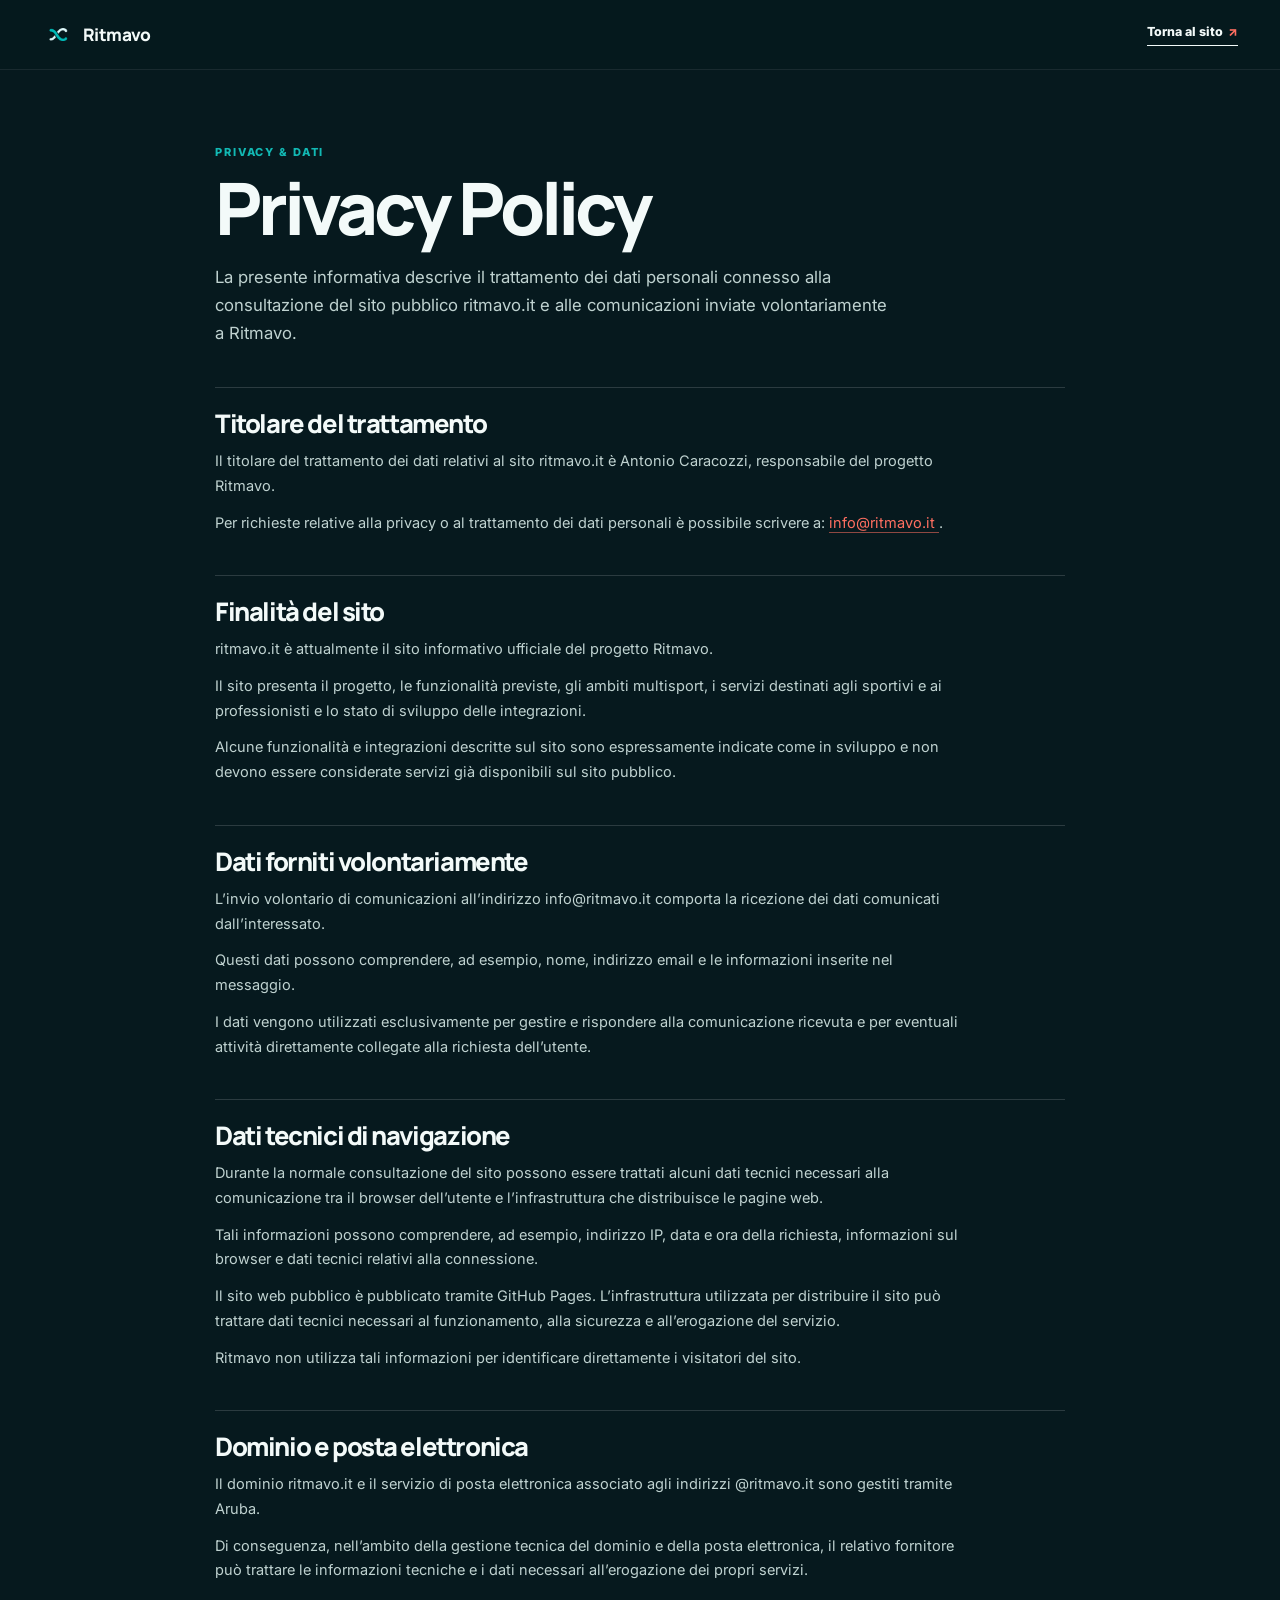
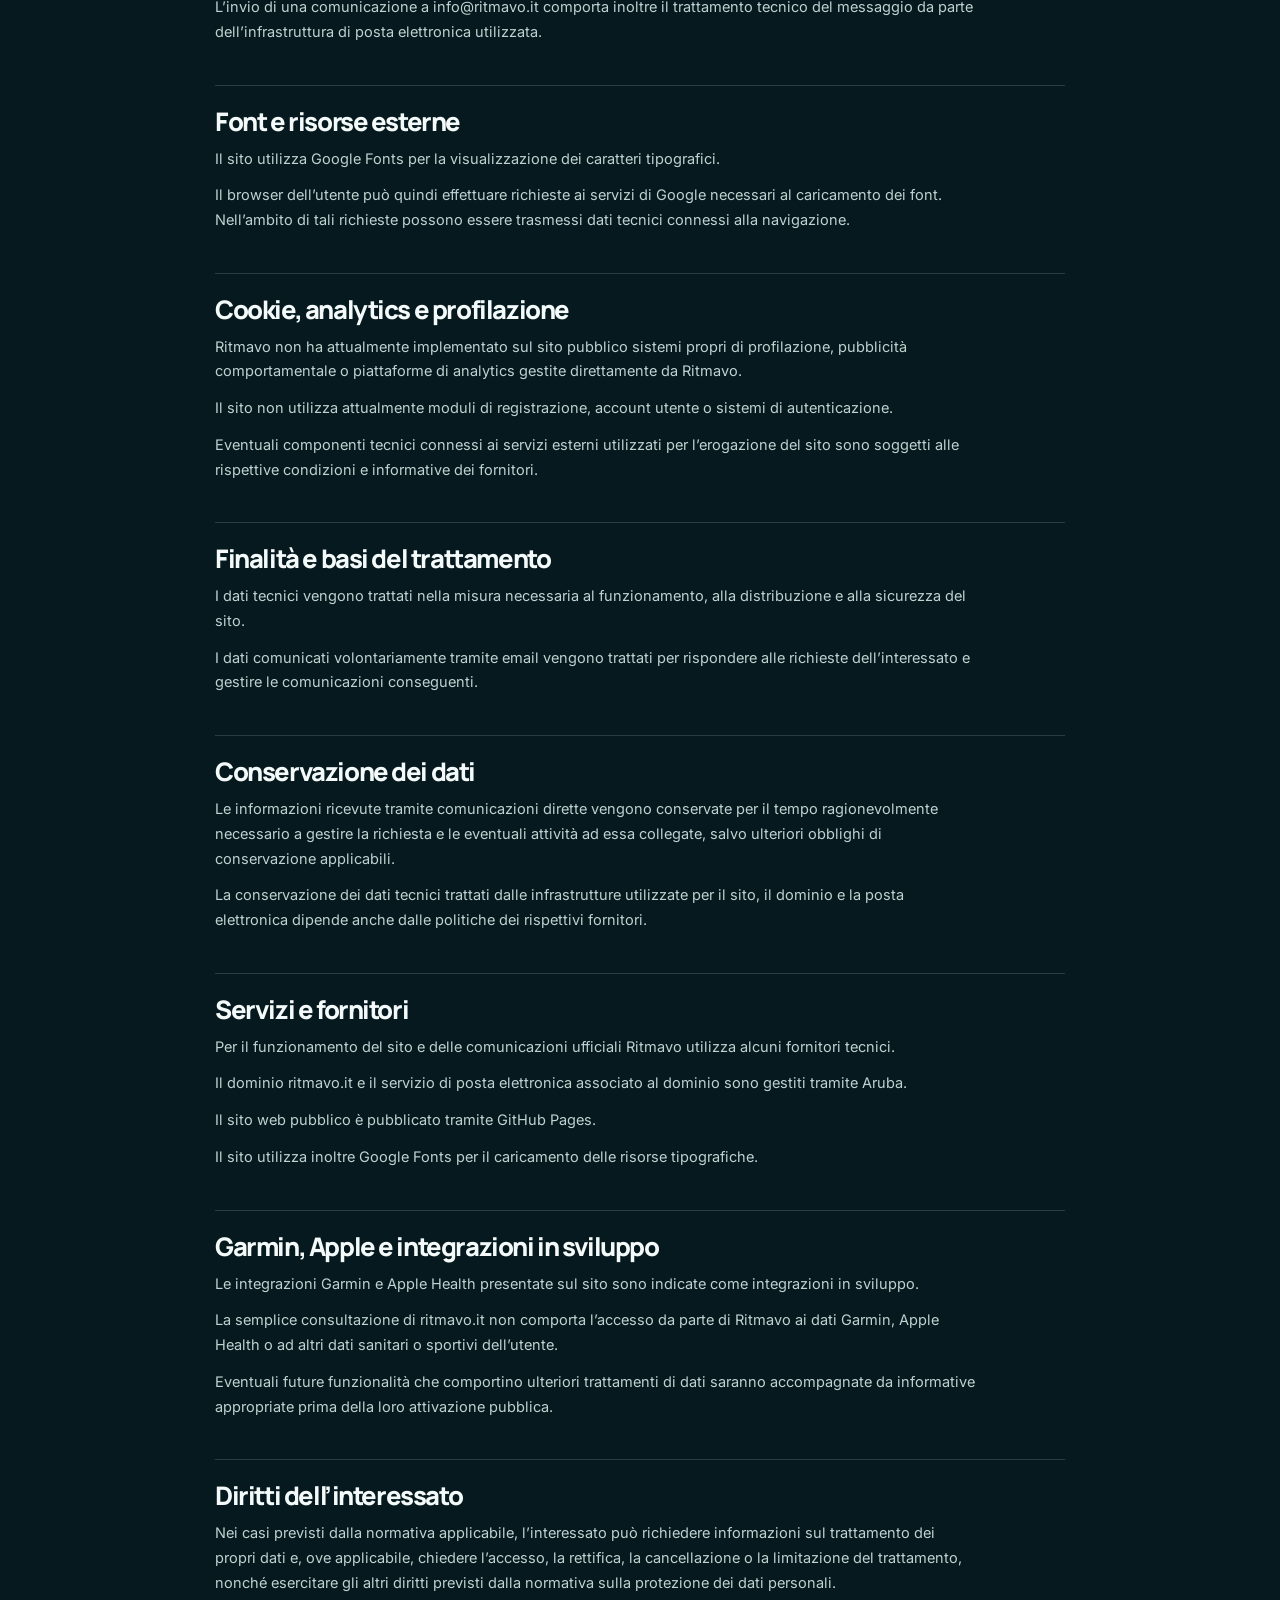
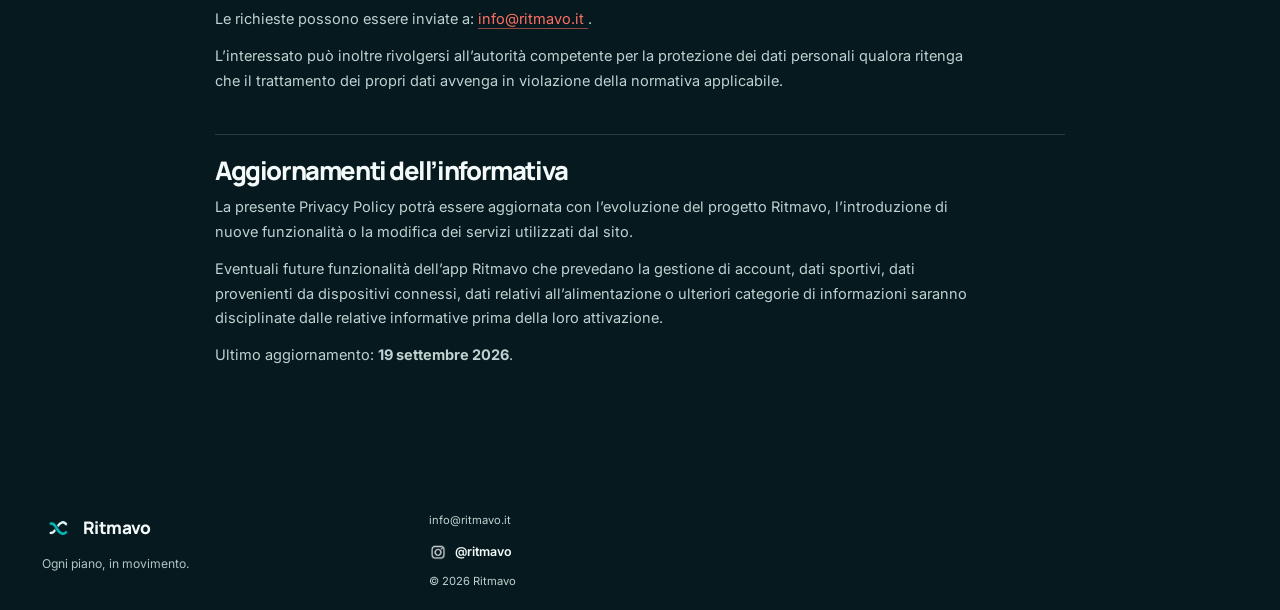
<file: privacy/index.html>
<!doctype html>
<html lang="it">

<head>
  <meta charset="utf-8">

  <meta
    name="viewport"
    content="width=device-width, initial-scale=1"
  >

  <title>Privacy Policy — Ritmavo</title>

  <meta
    name="description"
    content="Informativa privacy del sito ufficiale Ritmavo."
  >

  <link
    rel="canonical"
    href="https://ritmavo.it/privacy/"
  >

  <meta
    name="theme-color"
    content="#06191E"
  >

  <link
    rel="preconnect"
    href="https://fonts.googleapis.com"
  >

  <link
    rel="preconnect"
    href="https://fonts.gstatic.com"
    crossorigin
  >

  <link
    href="https://fonts.googleapis.com/css2?family=Inter:wght@400;500;600;700;800&family=Manrope:wght@700;800&display=swap"
    rel="stylesheet"
  >

  <link
    rel="stylesheet"
    href="../styles.css"
  >
</head>


<body class="privacy-page">

  <a
    class="skip-link"
    href="#main-content"
  >
    Vai al contenuto
  </a>


  <!-- =========================================================
       HEADER
       ========================================================= -->

  <header class="site-header">

    <div class="container header-inner">

      <a
        class="brand"
        href="/"
        aria-label="Ritmavo, home"
      >

        <img
          src="../assets/brand/ritmavo-symbol.png"
          alt=""
          width="32"
          height="32"
        >

        <span>Ritmavo</span>

      </a>


      <a
        class="text-link light"
        href="/"
      >
        Torna al sito
        <span aria-hidden="true">↗</span>
      </a>

    </div>

  </header>


  <!-- =========================================================
       PRIVACY
       ========================================================= -->

  <main
    id="main-content"
    class="section section-dark privacy-main"
  >

    <div class="container privacy-wrap">


      <p class="eyebrow teal">
        PRIVACY &amp; DATI
      </p>


      <h1>
        Privacy Policy
      </h1>


      <p class="lead">
        La presente informativa descrive il trattamento dei dati personali
        connesso alla consultazione del sito pubblico ritmavo.it e alle
        comunicazioni inviate volontariamente a Ritmavo.
      </p>


      <!-- =====================================================
           TITOLARE
           ===================================================== -->

      <article>

        <h2>
          Titolare del trattamento
        </h2>

        <p>
          Il titolare del trattamento dei dati relativi al sito
          ritmavo.it è Antonio Caracozzi, responsabile del progetto Ritmavo.
        </p>

        <p>
          Per richieste relative alla privacy o al trattamento dei dati
          personali è possibile scrivere a:
          <a href="mailto:info@ritmavo.it">
            info@ritmavo.it
          </a>.
        </p>

      </article>


      <!-- =====================================================
           FINALITÀ DEL SITO
           ===================================================== -->

      <article>

        <h2>
          Finalità del sito
        </h2>

        <p>
          ritmavo.it è attualmente il sito informativo ufficiale
          del progetto Ritmavo.
        </p>

        <p>
          Il sito presenta il progetto, le funzionalità previste,
          gli ambiti multisport, i servizi destinati agli sportivi
          e ai professionisti e lo stato di sviluppo delle integrazioni.
        </p>

        <p>
          Alcune funzionalità e integrazioni descritte sul sito
          sono espressamente indicate come in sviluppo e non devono
          essere considerate servizi già disponibili sul sito pubblico.
        </p>

      </article>


      <!-- =====================================================
           DATI FORNITI VOLONTARIAMENTE
           ===================================================== -->

      <article>

        <h2>
          Dati forniti volontariamente
        </h2>

        <p>
          L’invio volontario di comunicazioni all’indirizzo
          info@ritmavo.it comporta la ricezione dei dati comunicati
          dall’interessato.
        </p>

        <p>
          Questi dati possono comprendere, ad esempio, nome,
          indirizzo email e le informazioni inserite nel messaggio.
        </p>

        <p>
          I dati vengono utilizzati esclusivamente per gestire
          e rispondere alla comunicazione ricevuta e per eventuali
          attività direttamente collegate alla richiesta dell’utente.
        </p>

      </article>


      <!-- =====================================================
           DATI TECNICI
           ===================================================== -->

      <article>

        <h2>
          Dati tecnici di navigazione
        </h2>

        <p>
          Durante la normale consultazione del sito possono essere
          trattati alcuni dati tecnici necessari alla comunicazione
          tra il browser dell’utente e l’infrastruttura che distribuisce
          le pagine web.
        </p>

        <p>
          Tali informazioni possono comprendere, ad esempio,
          indirizzo IP, data e ora della richiesta, informazioni
          sul browser e dati tecnici relativi alla connessione.
        </p>

        <p>
          Il sito web pubblico è pubblicato tramite GitHub Pages.
          L’infrastruttura utilizzata per distribuire il sito può
          trattare dati tecnici necessari al funzionamento,
          alla sicurezza e all’erogazione del servizio.
        </p>

        <p>
          Ritmavo non utilizza tali informazioni per identificare
          direttamente i visitatori del sito.
        </p>

      </article>


      <!-- =====================================================
           DOMINIO E POSTA ELETTRONICA
           ===================================================== -->

      <article>

        <h2>
          Dominio e posta elettronica
        </h2>

        <p>
          Il dominio ritmavo.it e il servizio di posta elettronica
          associato agli indirizzi @ritmavo.it sono gestiti tramite Aruba.
        </p>

        <p>
          Di conseguenza, nell’ambito della gestione tecnica del dominio
          e della posta elettronica, il relativo fornitore può trattare
          le informazioni tecniche e i dati necessari all’erogazione
          dei propri servizi.
        </p>

        <p>
          L’invio di una comunicazione a info@ritmavo.it comporta
          inoltre il trattamento tecnico del messaggio da parte
          dell’infrastruttura di posta elettronica utilizzata.
        </p>

      </article>


      <!-- =====================================================
           GOOGLE FONTS
           ===================================================== -->

      <article>

        <h2>
          Font e risorse esterne
        </h2>

        <p>
          Il sito utilizza Google Fonts per la visualizzazione
          dei caratteri tipografici.
        </p>

        <p>
          Il browser dell’utente può quindi effettuare richieste
          ai servizi di Google necessari al caricamento dei font.
          Nell’ambito di tali richieste possono essere trasmessi
          dati tecnici connessi alla navigazione.
        </p>

      </article>


      <!-- =====================================================
           COOKIE E ANALYTICS
           ===================================================== -->

      <article>

        <h2>
          Cookie, analytics e profilazione
        </h2>

        <p>
          Ritmavo non ha attualmente implementato sul sito pubblico
          sistemi propri di profilazione, pubblicità comportamentale
          o piattaforme di analytics gestite direttamente da Ritmavo.
        </p>

        <p>
          Il sito non utilizza attualmente moduli di registrazione,
          account utente o sistemi di autenticazione.
        </p>

        <p>
          Eventuali componenti tecnici connessi ai servizi esterni
          utilizzati per l’erogazione del sito sono soggetti alle
          rispettive condizioni e informative dei fornitori.
        </p>

      </article>


      <!-- =====================================================
           FINALITÀ E BASI DEL TRATTAMENTO
           ===================================================== -->

      <article>

        <h2>
          Finalità e basi del trattamento
        </h2>

        <p>
          I dati tecnici vengono trattati nella misura necessaria
          al funzionamento, alla distribuzione e alla sicurezza
          del sito.
        </p>

        <p>
          I dati comunicati volontariamente tramite email vengono
          trattati per rispondere alle richieste dell’interessato
          e gestire le comunicazioni conseguenti.
        </p>

      </article>


      <!-- =====================================================
           CONSERVAZIONE
           ===================================================== -->

      <article>

        <h2>
          Conservazione dei dati
        </h2>

        <p>
          Le informazioni ricevute tramite comunicazioni dirette
          vengono conservate per il tempo ragionevolmente necessario
          a gestire la richiesta e le eventuali attività ad essa collegate,
          salvo ulteriori obblighi di conservazione applicabili.
        </p>

        <p>
          La conservazione dei dati tecnici trattati dalle infrastrutture
          utilizzate per il sito, il dominio e la posta elettronica
          dipende anche dalle politiche dei rispettivi fornitori.
        </p>

      </article>


      <!-- =====================================================
           FORNITORI
           ===================================================== -->

      <article>

        <h2>
          Servizi e fornitori
        </h2>

        <p>
          Per il funzionamento del sito e delle comunicazioni ufficiali
          Ritmavo utilizza alcuni fornitori tecnici.
        </p>

        <p>
          Il dominio ritmavo.it e il servizio di posta elettronica
          associato al dominio sono gestiti tramite Aruba.
        </p>

        <p>
          Il sito web pubblico è pubblicato tramite GitHub Pages.
        </p>

        <p>
          Il sito utilizza inoltre Google Fonts per il caricamento
          delle risorse tipografiche.
        </p>

      </article>


      <!-- =====================================================
           INTEGRAZIONI
           ===================================================== -->

      <article>

        <h2>
          Garmin, Apple e integrazioni in sviluppo
        </h2>

        <p>
          Le integrazioni Garmin e Apple Health presentate sul sito
          sono indicate come integrazioni in sviluppo.
        </p>

        <p>
          La semplice consultazione di ritmavo.it non comporta
          l’accesso da parte di Ritmavo ai dati Garmin,
          Apple Health o ad altri dati sanitari o sportivi
          dell’utente.
        </p>

        <p>
          Eventuali future funzionalità che comportino ulteriori
          trattamenti di dati saranno accompagnate da informative
          appropriate prima della loro attivazione pubblica.
        </p>

      </article>


      <!-- =====================================================
           DIRITTI
           ===================================================== -->

      <article>

        <h2>
          Diritti dell’interessato
        </h2>

        <p>
          Nei casi previsti dalla normativa applicabile,
          l’interessato può richiedere informazioni sul trattamento
          dei propri dati e, ove applicabile, chiedere l’accesso,
          la rettifica, la cancellazione o la limitazione del trattamento,
          nonché esercitare gli altri diritti previsti dalla normativa
          sulla protezione dei dati personali.
        </p>

        <p>
          Le richieste possono essere inviate a:
          <a href="mailto:info@ritmavo.it">
            info@ritmavo.it
          </a>.
        </p>

        <p>
          L’interessato può inoltre rivolgersi all’autorità competente
          per la protezione dei dati personali qualora ritenga che
          il trattamento dei propri dati avvenga in violazione
          della normativa applicabile.
        </p>

      </article>


      <!-- =====================================================
           AGGIORNAMENTI
           ===================================================== -->

      <article>

        <h2>
          Aggiornamenti dell’informativa
        </h2>

        <p>
          La presente Privacy Policy potrà essere aggiornata
          con l’evoluzione del progetto Ritmavo, l’introduzione
          di nuove funzionalità o la modifica dei servizi utilizzati
          dal sito.
        </p>

        <p>
          Eventuali future funzionalità dell’app Ritmavo che prevedano
          la gestione di account, dati sportivi, dati provenienti
          da dispositivi connessi, dati relativi all’alimentazione
          o ulteriori categorie di informazioni saranno disciplinate
          dalle relative informative prima della loro attivazione.
        </p>

        <p>
          Ultimo aggiornamento:
          <strong>19 settembre 2026</strong>.
        </p>

      </article>


    </div>

  </main>


  <!-- =========================================================
       FOOTER
       ========================================================= -->

  <footer class="site-footer section-dark">

    <div class="container footer-grid">


      <div>

        <a
          class="brand footer-brand"
          href="/"
        >

          <img
            src="../assets/brand/ritmavo-symbol.png"
            alt=""
            width="32"
            height="32"
          >

          <span>Ritmavo</span>

        </a>

        <p>
          Ogni piano, in movimento.
        </p>

      </div>


      <div class="footer-contact">

        <a href="mailto:info@ritmavo.it">
          info@ritmavo.it
        </a>

        <a
  href="https://www.instagram.com/ritmavo/"
  target="_blank"
  rel="noopener noreferrer"
  class="social-link"
>
  <img
    src="../assets/brand/instagram-glyph-white.png"
    alt=""
    aria-hidden="true"
  >
  <span>@ritmavo</span>
</a>

        <span>
          © 2026 Ritmavo
        </span>

      </div>


    </div>

  </footer>


</body>

</html>
</file>
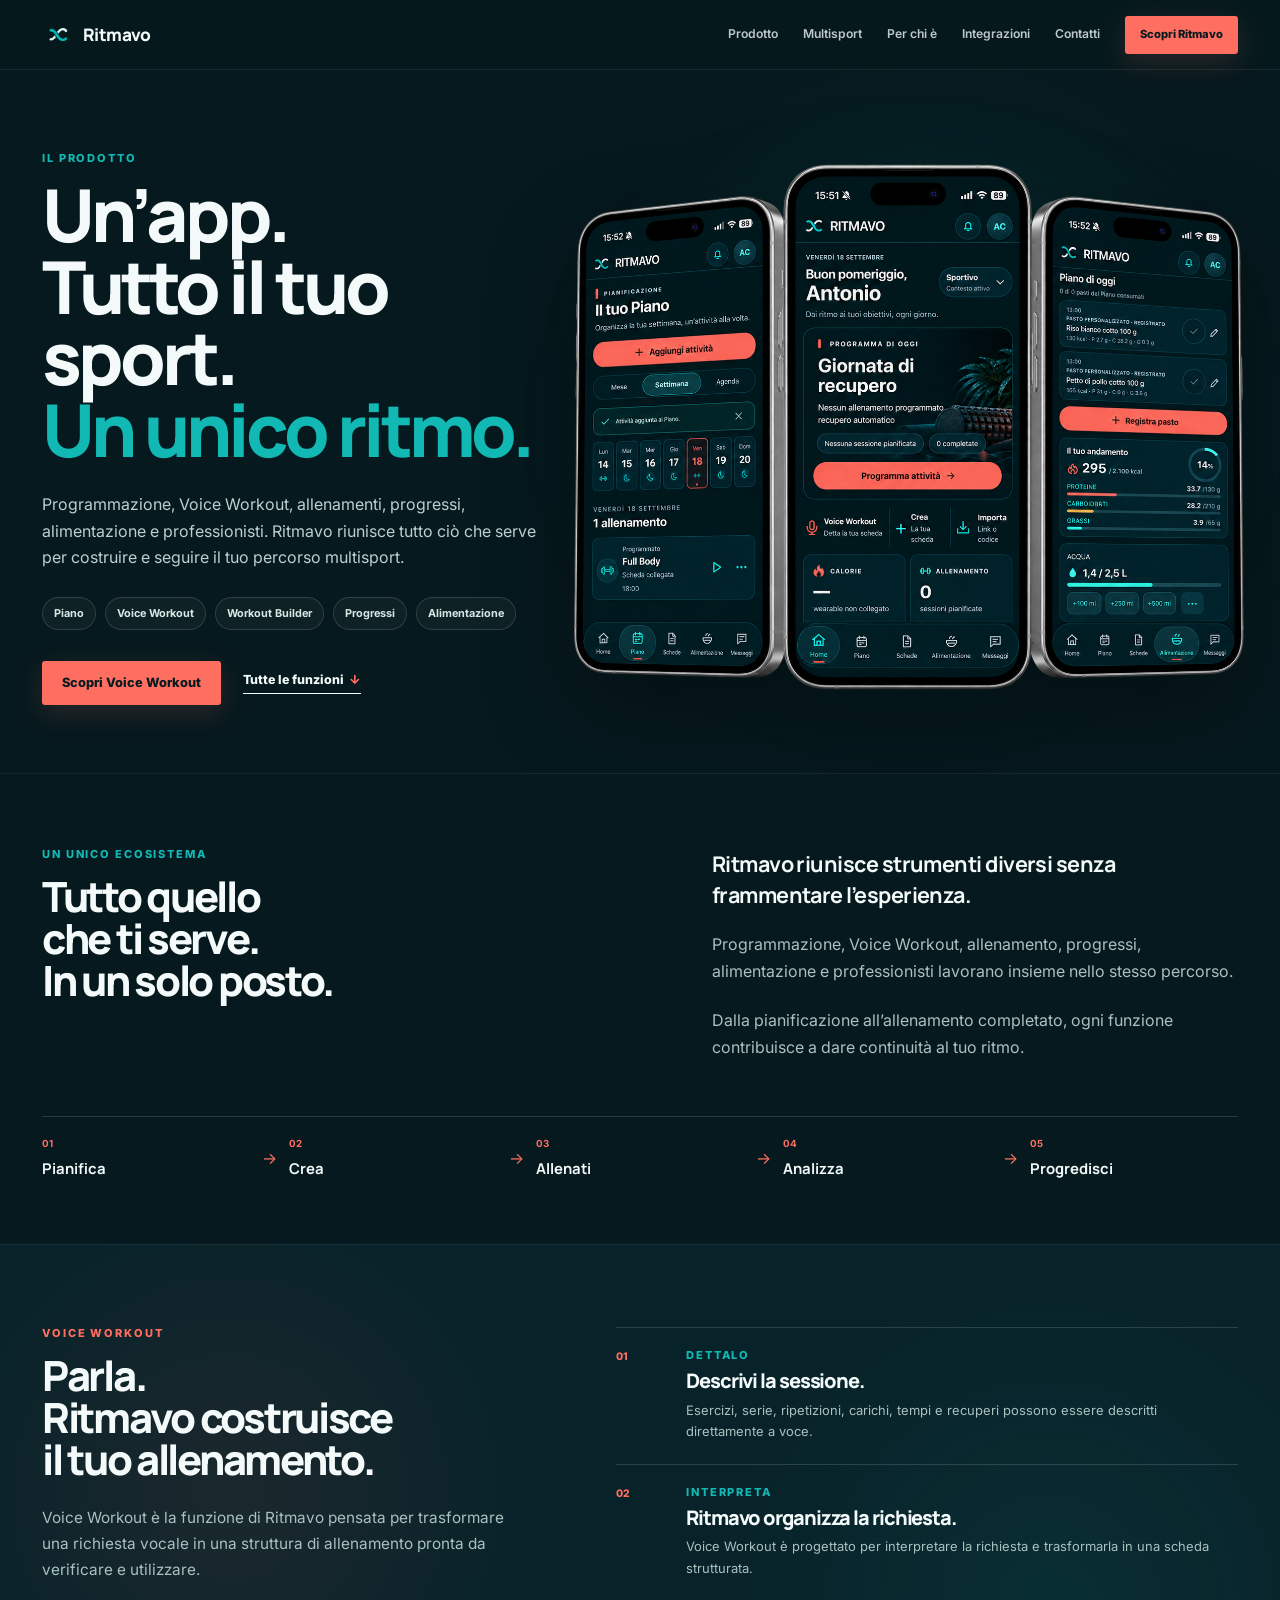
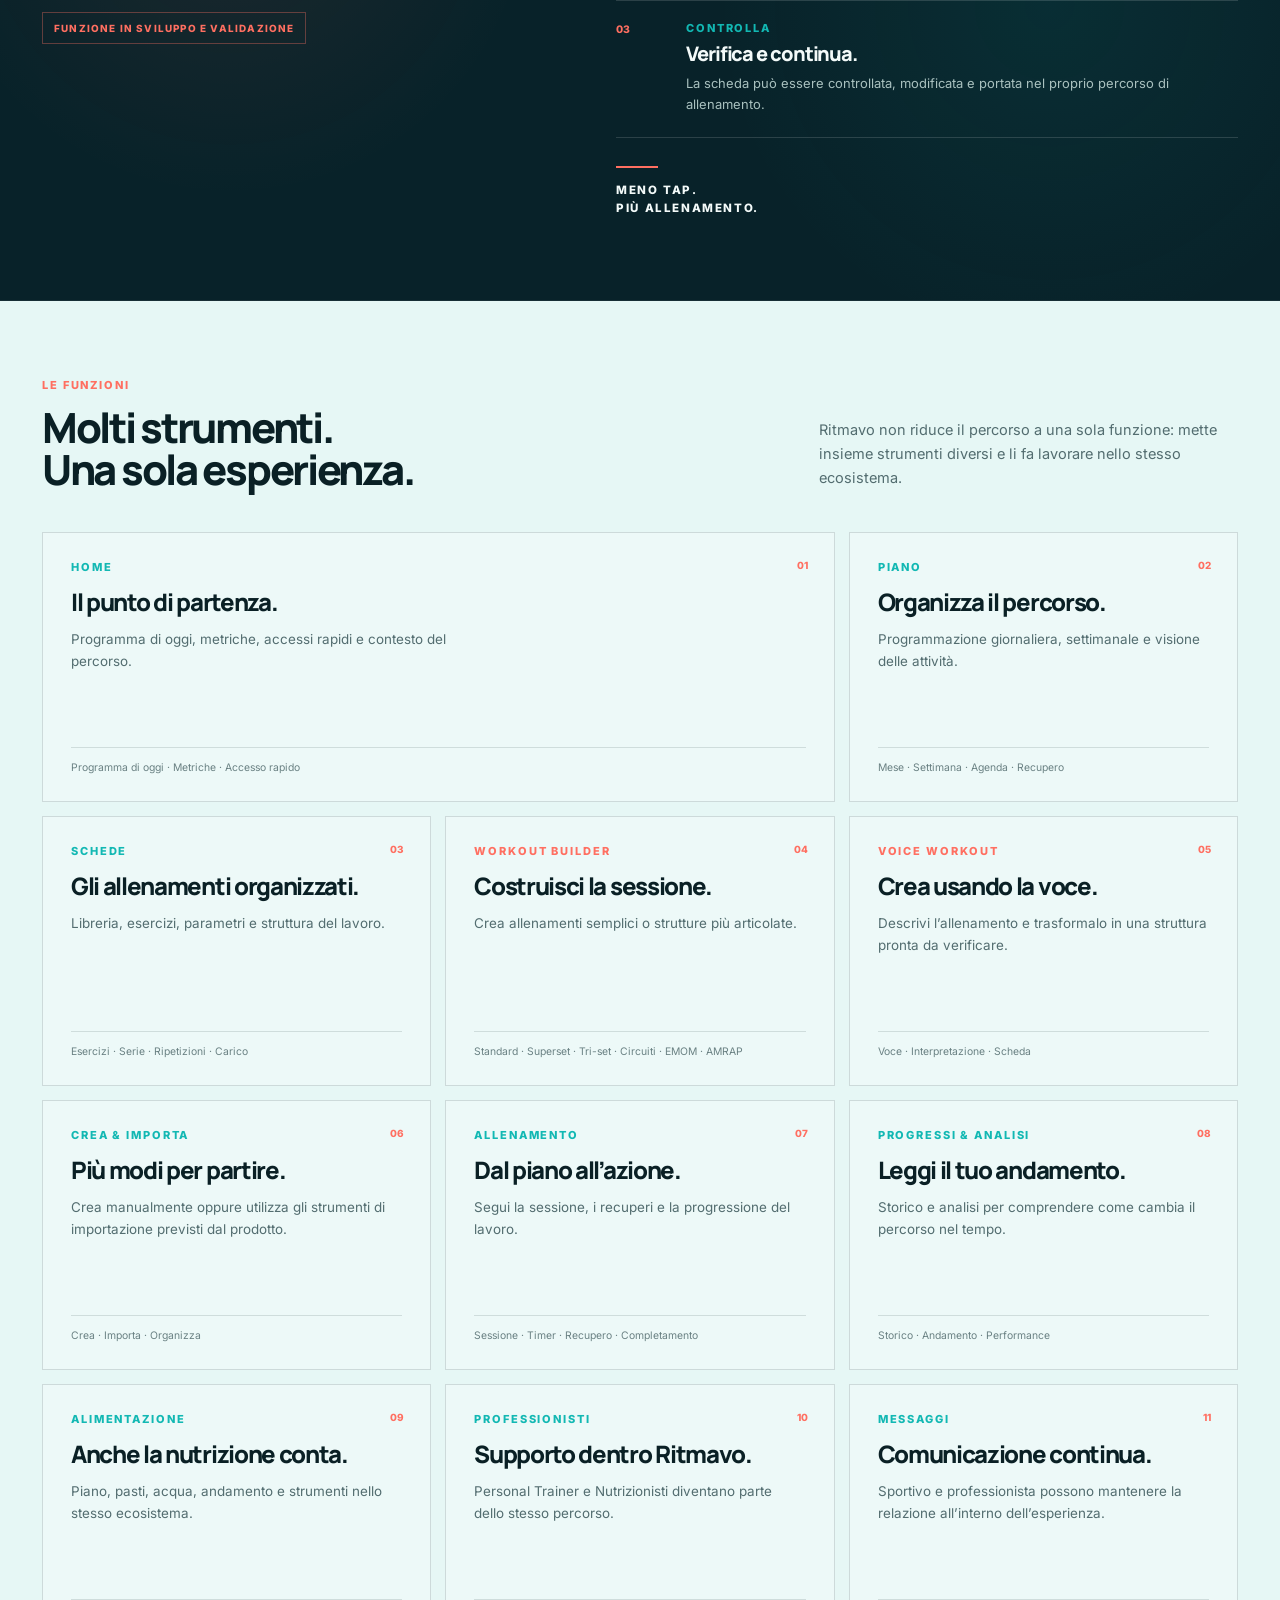
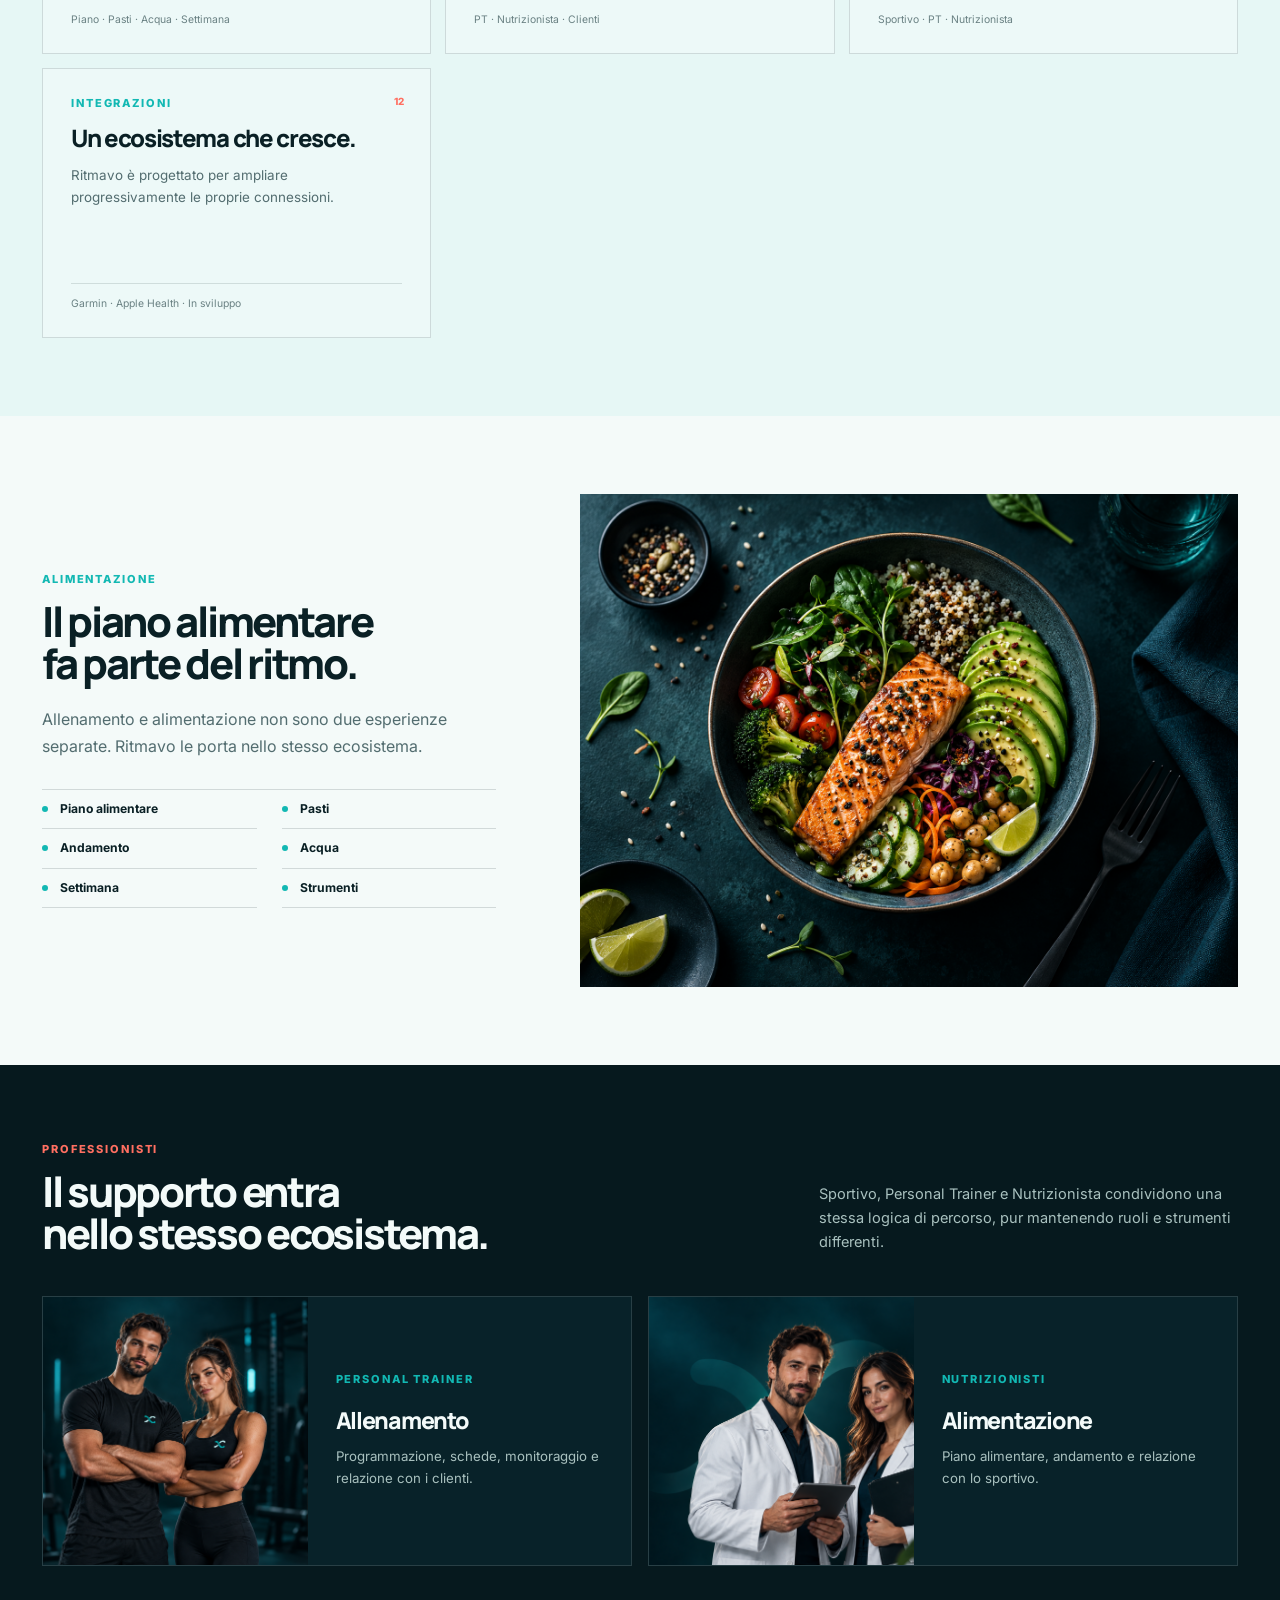
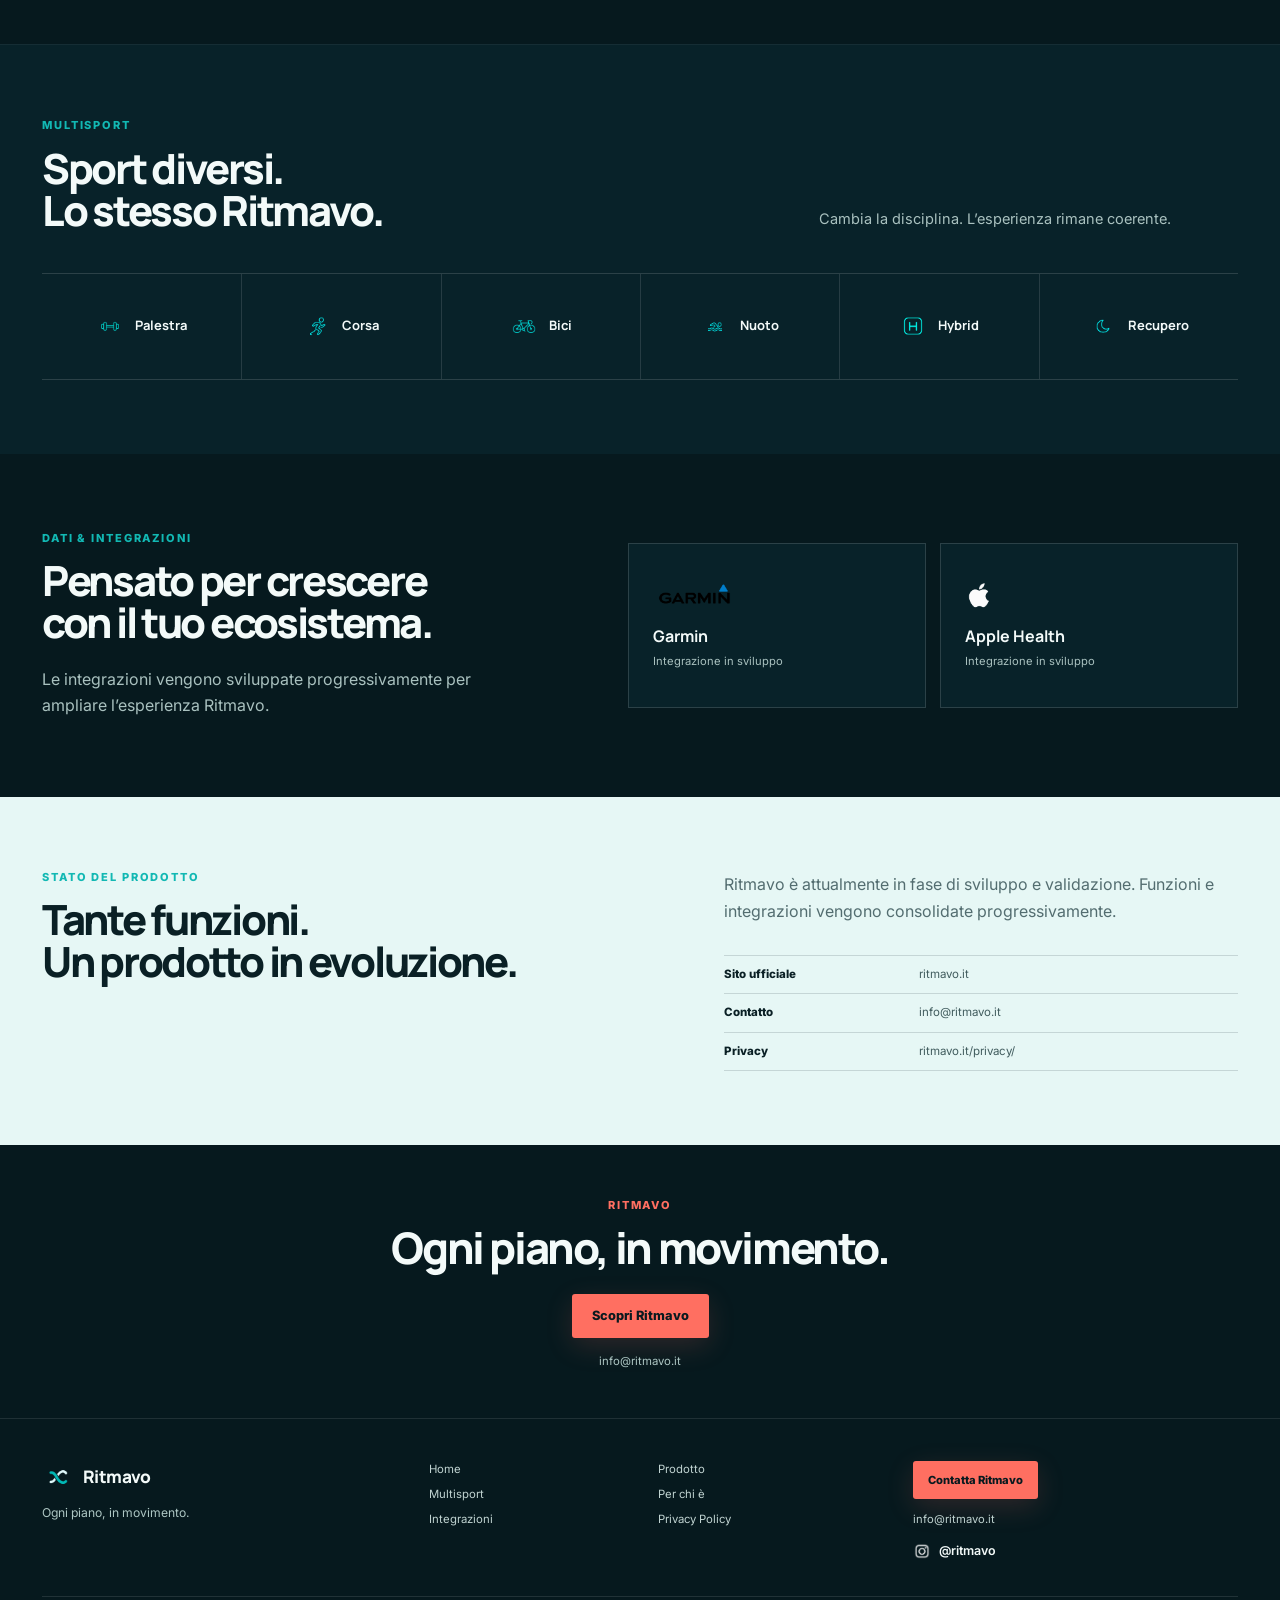
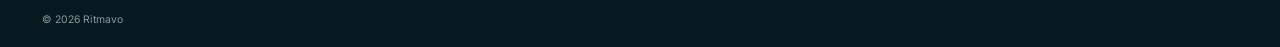
<file: prodotto/index.html>
<!doctype html>
<html lang="it">

<head>
  <meta charset="utf-8">

  <meta
    name="viewport"
    content="width=device-width, initial-scale=1"
  >

  <title>Prodotto — Ritmavo</title>

  <meta
    name="description"
    content="Scopri Ritmavo: programmazione, Voice Workout, allenamenti, progressi, alimentazione e professionisti in un unico ecosistema multisport."
  >

  <link
    rel="canonical"
    href="https://ritmavo.it/prodotto/"
  >

  <meta
    name="theme-color"
    content="#06191E"
  >

  <link
    rel="preconnect"
    href="https://fonts.googleapis.com"
  >

  <link
    rel="preconnect"
    href="https://fonts.gstatic.com"
    crossorigin
  >

  <link
    href="https://fonts.googleapis.com/css2?family=Inter:wght@400;500;600;700;800&family=Manrope:wght@700;800&display=swap"
    rel="stylesheet"
  >

  <link
    rel="stylesheet"
    href="../styles.css"
  >

  <script
    src="../script.js"
    defer
  ></script>
</head>


<body class="product-page">

  <a
    class="skip-link"
    href="#main-content"
  >
    Vai al contenuto
  </a>


  <!-- =========================================================
       HEADER
       ========================================================= -->

  <header class="site-header">

    <div class="container header-inner">

      <a
        class="brand"
        href="../"
        aria-label="Ritmavo, home"
      >

        <img
          src="../assets/brand/ritmavo-symbol.png"
          alt=""
          width="32"
          height="32"
        >

        <span>Ritmavo</span>

      </a>


      <button
        class="menu-toggle"
        type="button"
        aria-expanded="false"
        aria-controls="primary-nav"
      >
        Menu
      </button>


      <nav
        id="primary-nav"
        aria-label="Navigazione principale"
      >

        <a href="../prodotto/">
          Prodotto
        </a>

        <a href="../#multisport">
          Multisport
        </a>

        <a href="../#per-chi">
          Per chi è
        </a>

        <a href="../#integrazioni">
          Integrazioni
        </a>

        <a href="../#contatti">
          Contatti
        </a>

        <a
          class="button button-small button-coral"
          href="../scopri-ritmavo/"
        >
          Scopri Ritmavo
        </a>

      </nav>

    </div>

  </header>


  <main id="main-content">


    <!-- =========================================================
         HERO
         ========================================================= -->

    <section class="product-hero">

      <div class="container product-hero-grid">


        <div class="product-hero-copy">

          <p class="eyebrow teal">
            IL PRODOTTO
          </p>

          <h1>
            Un’app.<br>
            Tutto il tuo sport.<br>
            <em>Un unico ritmo.</em>
          </h1>

          <p class="product-hero-lead">
            Programmazione, Voice Workout, allenamenti,
            progressi, alimentazione e professionisti.
            Ritmavo riunisce tutto ciò che serve
            per costruire e seguire il tuo percorso multisport.
          </p>


          <div class="product-tags">

            <span>Piano</span>
            <span>Voice Workout</span>
            <span>Workout Builder</span>
            <span>Progressi</span>
            <span>Alimentazione</span>

          </div>


          <div class="actions">

            <a
              class="button button-coral"
              href="#voice-workout"
            >
              Scopri Voice Workout
            </a>

            <a
              class="text-link light"
              href="#funzioni"
            >
              Tutte le funzioni
              <span aria-hidden="true">↓</span>
            </a>

          </div>

        </div>


        <div class="product-device-stage">

          <div
            class="product-device-glow"
            aria-hidden="true"
          ></div>

          <img
            src="../assets/images/ritmavo-phones-canonical.png"
            alt="Schermate Ritmavo Piano, Home e Alimentazione"
            loading="eager"
          >

        </div>


      </div>

    </section>


    <!-- =========================================================
         ECOSYSTEM
         ========================================================= -->

    <section class="product-intro">

      <div class="container product-intro-grid">

        <div>

          <p class="eyebrow teal">
            UN UNICO ECOSISTEMA
          </p>

          <h2>
            Tutto quello<br>
            che ti serve.<br>
            In un solo posto.
          </h2>

        </div>


        <div>

          <p class="product-big-copy">
            Ritmavo riunisce strumenti diversi senza
            frammentare l’esperienza.
          </p>

          <p class="product-muted-copy">
            Programmazione, Voice Workout, allenamento,
            progressi, alimentazione e professionisti
            lavorano insieme nello stesso percorso.
          </p>

          <p class="product-muted-copy">
            Dalla pianificazione all’allenamento completato,
            ogni funzione contribuisce a dare continuità
            al tuo ritmo.
          </p>

        </div>

      </div>


      <div class="container">

        <div class="product-journey">

          <div>
            <b>01</b>
            <span>Pianifica</span>
          </div>

          <i aria-hidden="true">→</i>

          <div>
            <b>02</b>
            <span>Crea</span>
          </div>

          <i aria-hidden="true">→</i>

          <div>
            <b>03</b>
            <span>Allenati</span>
          </div>

          <i aria-hidden="true">→</i>

          <div>
            <b>04</b>
            <span>Analizza</span>
          </div>

          <i aria-hidden="true">→</i>

          <div>
            <b>05</b>
            <span>Progredisci</span>
          </div>

        </div>

      </div>

    </section>


    <!-- =========================================================
         VOICE WORKOUT
         ========================================================= -->

    <section
      id="voice-workout"
      class="product-voice"
    >

      <div class="container product-voice-grid">


        <div class="product-voice-main">

          <p class="eyebrow coral">
            VOICE WORKOUT
          </p>

          <h2>
            Parla.<br>
            Ritmavo costruisce<br>
            il tuo allenamento.
          </h2>

          <p class="product-voice-lead">
            Voice Workout è la funzione di Ritmavo pensata
            per trasformare una richiesta vocale in una struttura
            di allenamento pronta da verificare e utilizzare.
          </p>


          <div class="product-voice-status">
            FUNZIONE IN SVILUPPO E VALIDAZIONE
          </div>

        </div>


        <div class="product-voice-steps">


          <article>

            <span>01</span>

            <div>

              <p class="eyebrow teal">
                DETTALO
              </p>

              <h3>
                Descrivi la sessione.
              </h3>

              <p>
                Esercizi, serie, ripetizioni, carichi,
                tempi e recuperi possono essere descritti
                direttamente a voce.
              </p>

            </div>

          </article>


          <article>

            <span>02</span>

            <div>

              <p class="eyebrow teal">
                INTERPRETA
              </p>

              <h3>
                Ritmavo organizza la richiesta.
              </h3>

              <p>
                Voice Workout è progettato per interpretare
                la richiesta e trasformarla in una scheda
                strutturata.
              </p>

            </div>

          </article>


          <article>

            <span>03</span>

            <div>

              <p class="eyebrow teal">
                CONTROLLA
              </p>

              <h3>
                Verifica e continua.
              </h3>

              <p>
                La scheda può essere controllata,
                modificata e portata nel proprio percorso
                di allenamento.
              </p>

            </div>

          </article>


          <p class="product-voice-statement">
            MENO TAP.<br>
            PIÙ ALLENAMENTO.
          </p>


        </div>

      </div>

    </section>


    <!-- =========================================================
         FUNCTIONS
         ========================================================= -->

    <section
      id="funzioni"
      class="product-functions"
    >

      <div class="container">


        <div class="product-section-head">

          <div>

            <p class="eyebrow coral">
              LE FUNZIONI
            </p>

            <h2>
              Molti strumenti.<br>
              Una sola esperienza.
            </h2>

          </div>


          <p>
            Ritmavo non riduce il percorso a una sola funzione:
            mette insieme strumenti diversi e li fa lavorare
            nello stesso ecosistema.
          </p>

        </div>


        <div class="product-feature-grid">


          <article class="product-feature-card product-feature-card-large">

            <span class="product-feature-number">
              01
            </span>

            <p class="eyebrow teal">
              HOME
            </p>

            <h3>
              Il punto di partenza.
            </h3>

            <p>
              Programma di oggi, metriche,
              accessi rapidi e contesto del percorso.
            </p>

            <div class="product-feature-meta">
              Programma di oggi · Metriche · Accesso rapido
            </div>

          </article>


          <article class="product-feature-card">

            <span class="product-feature-number">
              02
            </span>

            <p class="eyebrow teal">
              PIANO
            </p>

            <h3>
              Organizza il percorso.
            </h3>

            <p>
              Programmazione giornaliera,
              settimanale e visione delle attività.
            </p>

            <div class="product-feature-meta">
              Mese · Settimana · Agenda · Recupero
            </div>

          </article>


          <article class="product-feature-card">

            <span class="product-feature-number">
              03
            </span>

            <p class="eyebrow teal">
              SCHEDE
            </p>

            <h3>
              Gli allenamenti organizzati.
            </h3>

            <p>
              Libreria, esercizi, parametri
              e struttura del lavoro.
            </p>

            <div class="product-feature-meta">
              Esercizi · Serie · Ripetizioni · Carico
            </div>

          </article>


          <article class="product-feature-card product-feature-card-accent">

            <span class="product-feature-number">
              04
            </span>

            <p class="eyebrow coral">
              WORKOUT BUILDER
            </p>

            <h3>
              Costruisci la sessione.
            </h3>

            <p>
              Crea allenamenti semplici
              o strutture più articolate.
            </p>

            <div class="product-feature-meta">
              Standard · Superset · Tri-set · Circuiti · EMOM · AMRAP
            </div>

          </article>


          <article class="product-feature-card product-feature-card-accent">

            <span class="product-feature-number">
              05
            </span>

            <p class="eyebrow coral">
              VOICE WORKOUT
            </p>

            <h3>
              Crea usando la voce.
            </h3>

            <p>
              Descrivi l’allenamento
              e trasformalo in una struttura
              pronta da verificare.
            </p>

            <div class="product-feature-meta">
              Voce · Interpretazione · Scheda
            </div>

          </article>


          <article class="product-feature-card">

            <span class="product-feature-number">
              06
            </span>

            <p class="eyebrow teal">
              CREA &amp; IMPORTA
            </p>

            <h3>
              Più modi per partire.
            </h3>

            <p>
              Crea manualmente oppure utilizza
              gli strumenti di importazione previsti
              dal prodotto.
            </p>

            <div class="product-feature-meta">
              Crea · Importa · Organizza
            </div>

          </article>


          <article class="product-feature-card">

            <span class="product-feature-number">
              07
            </span>

            <p class="eyebrow teal">
              ALLENAMENTO
            </p>

            <h3>
              Dal piano all’azione.
            </h3>

            <p>
              Segui la sessione,
              i recuperi e la progressione
              del lavoro.
            </p>

            <div class="product-feature-meta">
              Sessione · Timer · Recupero · Completamento
            </div>

          </article>


          <article class="product-feature-card">

            <span class="product-feature-number">
              08
            </span>

            <p class="eyebrow teal">
              PROGRESSI &amp; ANALISI
            </p>

            <h3>
              Leggi il tuo andamento.
            </h3>

            <p>
              Storico e analisi per comprendere
              come cambia il percorso nel tempo.
            </p>

            <div class="product-feature-meta">
              Storico · Andamento · Performance
            </div>

          </article>


          <article class="product-feature-card">

            <span class="product-feature-number">
              09
            </span>

            <p class="eyebrow teal">
              ALIMENTAZIONE
            </p>

            <h3>
              Anche la nutrizione conta.
            </h3>

            <p>
              Piano, pasti, acqua,
              andamento e strumenti
              nello stesso ecosistema.
            </p>

            <div class="product-feature-meta">
              Piano · Pasti · Acqua · Settimana
            </div>

          </article>


          <article class="product-feature-card">

            <span class="product-feature-number">
              10
            </span>

            <p class="eyebrow teal">
              PROFESSIONISTI
            </p>

            <h3>
              Supporto dentro Ritmavo.
            </h3>

            <p>
              Personal Trainer e Nutrizionisti
              diventano parte dello stesso percorso.
            </p>

            <div class="product-feature-meta">
              PT · Nutrizionista · Clienti
            </div>

          </article>


          <article class="product-feature-card">

            <span class="product-feature-number">
              11
            </span>

            <p class="eyebrow teal">
              MESSAGGI
            </p>

            <h3>
              Comunicazione continua.
            </h3>

            <p>
              Sportivo e professionista
              possono mantenere la relazione
              all’interno dell’esperienza.
            </p>

            <div class="product-feature-meta">
              Sportivo · PT · Nutrizionista
            </div>

          </article>


          <article class="product-feature-card">

            <span class="product-feature-number">
              12
            </span>

            <p class="eyebrow teal">
              INTEGRAZIONI
            </p>

            <h3>
              Un ecosistema che cresce.
            </h3>

            <p>
              Ritmavo è progettato per ampliare
              progressivamente le proprie connessioni.
            </p>

            <div class="product-feature-meta">
              Garmin · Apple Health · In sviluppo
            </div>

          </article>


        </div>

      </div>

    </section>


    <!-- =========================================================
         NUTRITION
         ========================================================= -->

    <section class="product-nutrition">

      <div class="container product-nutrition-grid">


        <div class="product-nutrition-copy">

          <p class="eyebrow teal">
            ALIMENTAZIONE
          </p>

          <h2>
            Il piano alimentare<br>
            fa parte del ritmo.
          </h2>

          <p>
            Allenamento e alimentazione non sono due esperienze separate.
            Ritmavo le porta nello stesso ecosistema.
          </p>


          <ul class="product-check-list">

            <li>Piano alimentare</li>
            <li>Pasti</li>
            <li>Andamento</li>
            <li>Acqua</li>
            <li>Settimana</li>
            <li>Strumenti</li>

          </ul>

        </div>


        <div class="product-nutrition-image">

          <img
            src="../assets/images/ritmavo-nutrition-canonical.png"
            alt="Esperienza alimentazione Ritmavo"
            loading="lazy"
          >

        </div>


      </div>

    </section>


    <!-- =========================================================
         PROFESSIONALS
         ========================================================= -->

    <section class="product-relations">

      <div class="container">


        <div class="product-section-head">

          <div>

            <p class="eyebrow coral">
              PROFESSIONISTI
            </p>

            <h2>
              Il supporto entra<br>
              nello stesso ecosistema.
            </h2>

          </div>


          <p>
            Sportivo, Personal Trainer e Nutrizionista
            condividono una stessa logica di percorso,
            pur mantenendo ruoli e strumenti differenti.
          </p>

        </div>


        <div class="product-professional-grid">


          <article>

            <img
              src="../assets/images/ritmavo-pt-canonical.png"
              alt="Personal Trainer Ritmavo"
              loading="lazy"
            >

            <div>

              <p class="eyebrow teal">
                PERSONAL TRAINER
              </p>

              <h3>
                Allenamento
              </h3>

              <p>
                Programmazione, schede,
                monitoraggio e relazione con i clienti.
              </p>

            </div>

          </article>


          <article>

            <img
              src="../assets/images/ritmavo-nutritionists-canonical.png"
              alt="Nutrizionisti Ritmavo"
              loading="lazy"
            >

            <div>

              <p class="eyebrow teal">
                NUTRIZIONISTI
              </p>

              <h3>
                Alimentazione
              </h3>

              <p>
                Piano alimentare, andamento
                e relazione con lo sportivo.
              </p>

            </div>

          </article>


        </div>

      </div>

    </section>


    <!-- =========================================================
         MULTISPORT
         ========================================================= -->

    <section class="product-multisport">

      <div class="container">


        <div class="product-section-head">

          <div>

            <p class="eyebrow teal">
              MULTISPORT
            </p>

            <h2>
              Sport diversi.<br>
              Lo stesso Ritmavo.
            </h2>

          </div>


          <p>
            Cambia la disciplina.
            L’esperienza rimane coerente.
          </p>

        </div>


        <div
          class="product-sports"
          aria-label="Discipline Ritmavo"
        >


          <div>
            <img
              src="../assets/icon/ritmavo-palestra-icon.png"
              alt=""
              aria-hidden="true"
            >
            <span>Palestra</span>
          </div>


          <div>
            <img
              src="../assets/icon/ritmavo-corsa-icon.png"
              alt=""
              aria-hidden="true"
            >
            <span>Corsa</span>
          </div>


          <div>
            <img
              src="../assets/icon/ritmavo-bici-icon.png"
              alt=""
              aria-hidden="true"
            >
            <span>Bici</span>
          </div>


          <div>
            <img
              src="../assets/icon/ritmavo-nuoto-icon.png"
              alt=""
              aria-hidden="true"
            >
            <span>Nuoto</span>
          </div>


          <div>
            <img
              src="../assets/icon/ritmavo-hybrid-icon.png"
              alt=""
              aria-hidden="true"
            >
            <span>Hybrid</span>
          </div>


          <div>
            <img
              src="../assets/icon/ritmavo-recupero-icon.png"
              alt=""
              aria-hidden="true"
            >
            <span>Recupero</span>
          </div>


        </div>

      </div>

    </section>


    <!-- =========================================================
         INTEGRATIONS
         ========================================================= -->

    <section class="product-integrations">

      <div class="container product-integration-grid">


        <div>

          <p class="eyebrow teal">
            DATI &amp; INTEGRAZIONI
          </p>

          <h2>
            Pensato per crescere<br>
            con il tuo ecosistema.
          </h2>

          <p>
            Le integrazioni vengono sviluppate
            progressivamente per ampliare
            l’esperienza Ritmavo.
          </p>

        </div>


        <div class="product-integration-cards">


          <article>

            <img
              src="../assets/brand/garmin-logo.png"
              alt="Garmin"
            >

            <strong>Garmin</strong>

            <span>
              Integrazione in sviluppo
            </span>

          </article>


          <article>

            <img
              src="../assets/brand/apple-logo.png"
              alt="Apple"
            >

            <strong>Apple Health</strong>

            <span>
              Integrazione in sviluppo
            </span>

          </article>


        </div>


      </div>

    </section>


    <!-- =========================================================
         STATUS
         ========================================================= -->

    <section class="product-status">

      <div class="container product-status-grid">


        <div>

          <p class="eyebrow teal">
            STATO DEL PRODOTTO
          </p>

          <h2>
            Tante funzioni.<br>
            Un prodotto in evoluzione.
          </h2>

        </div>


        <div>

          <p>
            Ritmavo è attualmente in fase di sviluppo
            e validazione. Funzioni e integrazioni
            vengono consolidate progressivamente.
          </p>


          <dl>

            <dt>Sito ufficiale</dt>
            <dd>ritmavo.it</dd>

            <dt>Contatto</dt>

            <dd>
              <a href="mailto:info@ritmavo.it">
                info@ritmavo.it
              </a>
            </dd>

            <dt>Privacy</dt>

            <dd>
              <a href="../privacy/">
                ritmavo.it/privacy/
              </a>
            </dd>

          </dl>

        </div>


      </div>

    </section>


    <!-- =========================================================
         FINAL CTA
         ========================================================= -->

    <section class="section-dark final-cta">

      <div class="container cta-inner">

        <p class="eyebrow coral">
          RITMAVO
        </p>

        <h2>
          Ogni piano, in movimento.
        </h2>

        <a
          class="button button-coral"
          href="../scopri-ritmavo/"
        >
          Scopri Ritmavo
        </a>

        <a
          class="contact-mail"
          href="mailto:info@ritmavo.it"
        >
          info@ritmavo.it
        </a>

      </div>

    </section>


  </main>


  <!-- =========================================================
       FOOTER
       ========================================================= -->

  <footer class="site-footer section-dark">

    <div class="container footer-grid">


      <div>

        <a
          class="brand footer-brand"
          href="../"
        >

          <img
            src="../assets/brand/ritmavo-symbol.png"
            alt=""
            width="32"
            height="32"
          >

          <span>Ritmavo</span>

        </a>

        <p>
          Ogni piano, in movimento.
        </p>

      </div>


      <nav aria-label="Navigazione footer">

        <a href="../">
          Home
        </a>

        <a href="../prodotto/">
          Prodotto
        </a>

        <a href="../#multisport">
          Multisport
        </a>

        <a href="../#per-chi">
          Per chi è
        </a>

        <a href="../#integrazioni">
          Integrazioni
        </a>

        <a href="../privacy/">
          Privacy Policy
        </a>

      </nav>


      <div class="footer-contact">

        <a
          class="button button-coral button-small"
          href="mailto:info@ritmavo.it"
        >
          Contatta Ritmavo
        </a>

        <a href="mailto:info@ritmavo.it">
          info@ritmavo.it
        </a>

        <a
  href="https://www.instagram.com/ritmavo/"
  target="_blank"
  rel="noopener noreferrer"
  class="social-link"
>
  <img
    src="../assets/brand/instagram-glyph-white.png"
    alt=""
    aria-hidden="true"
  >
  <span>@ritmavo</span>
</a>

      </div>


    </div>


    <div class="container copyright">
      © 2026 Ritmavo
    </div>

  </footer>


</body>

</html>
</file>
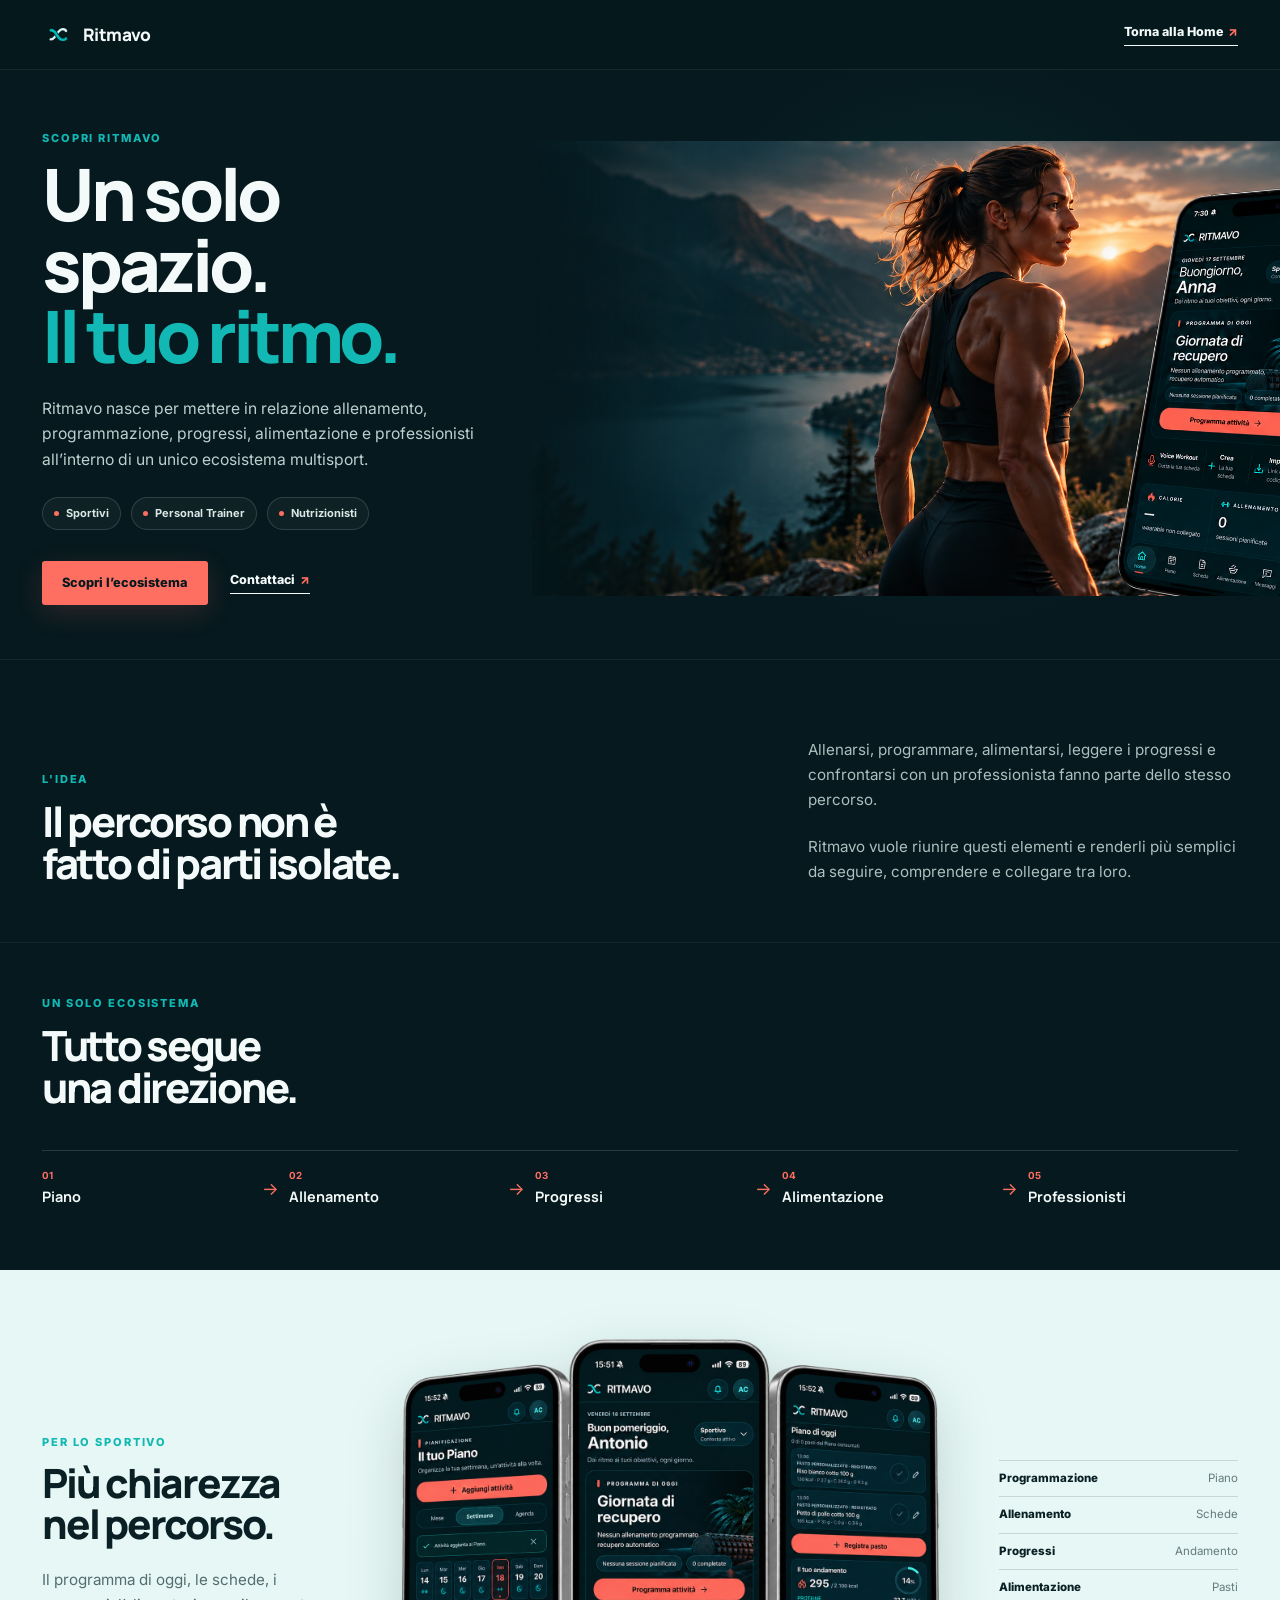
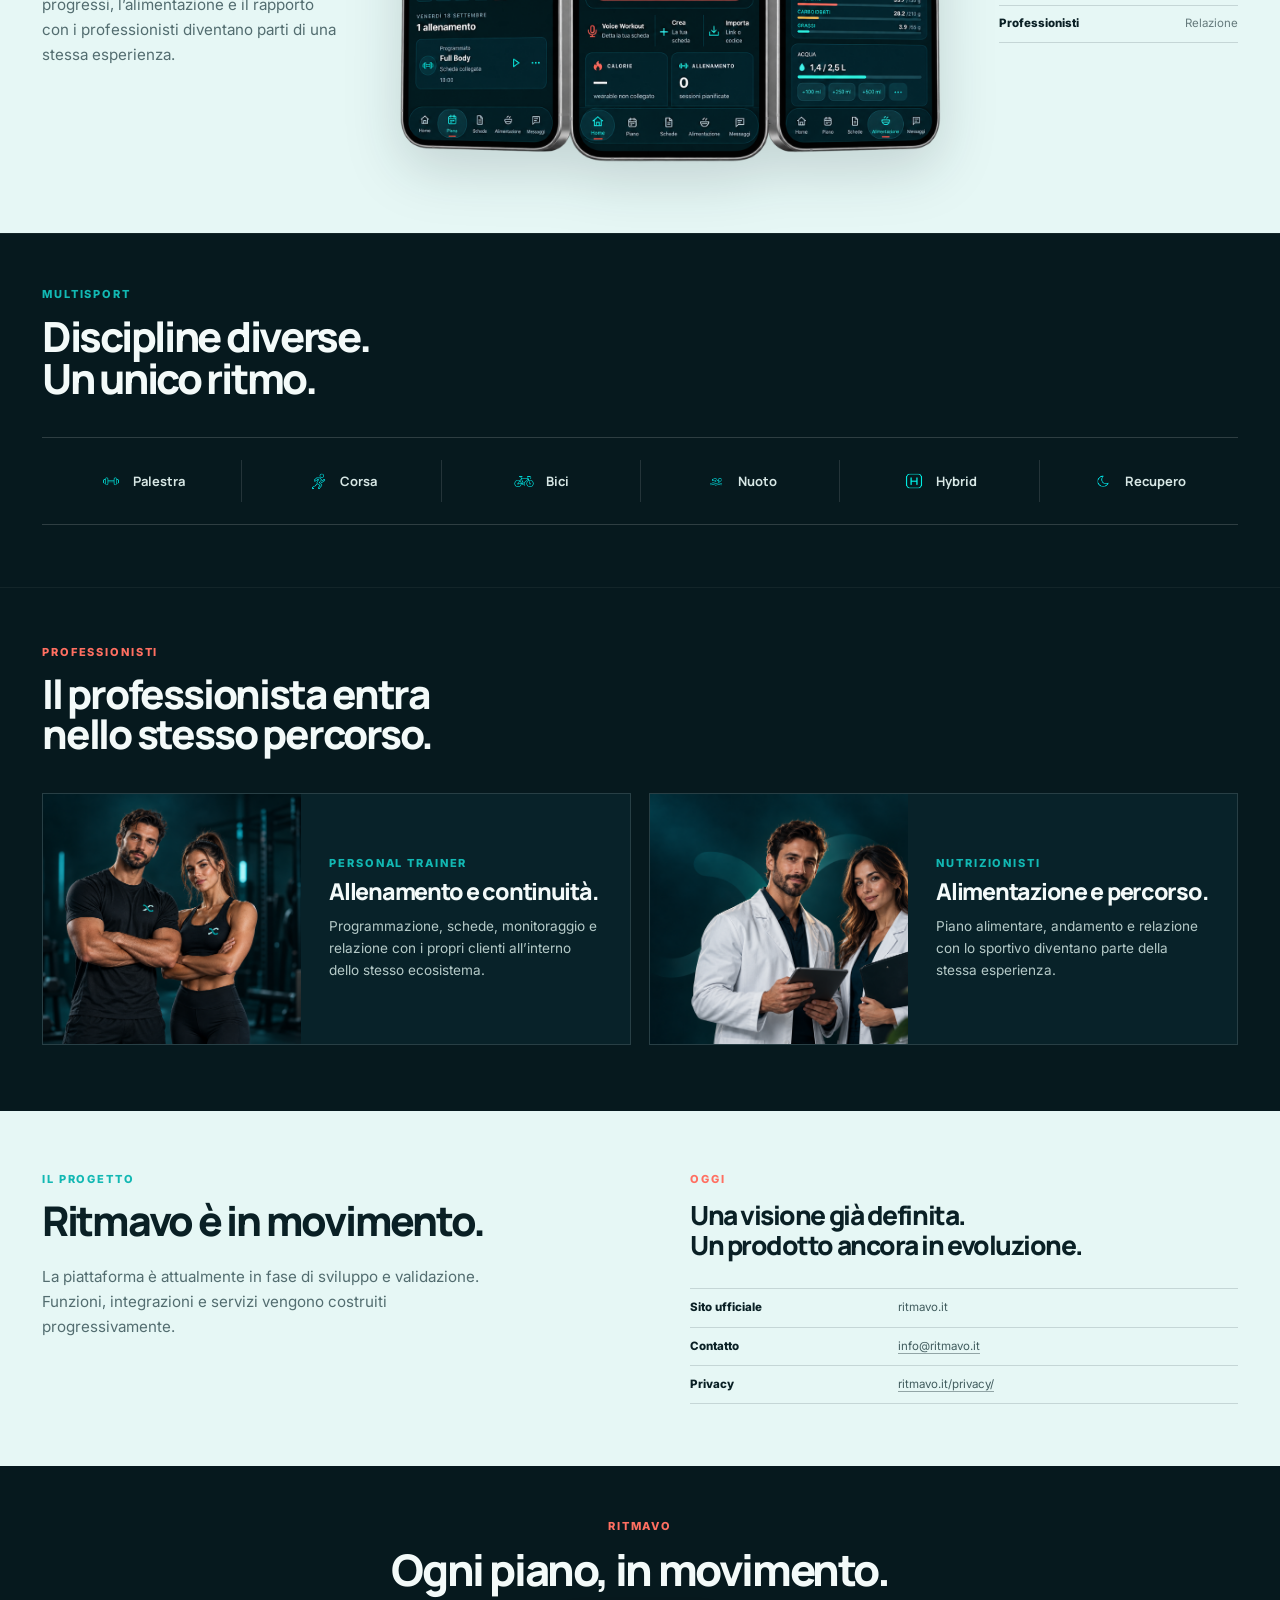
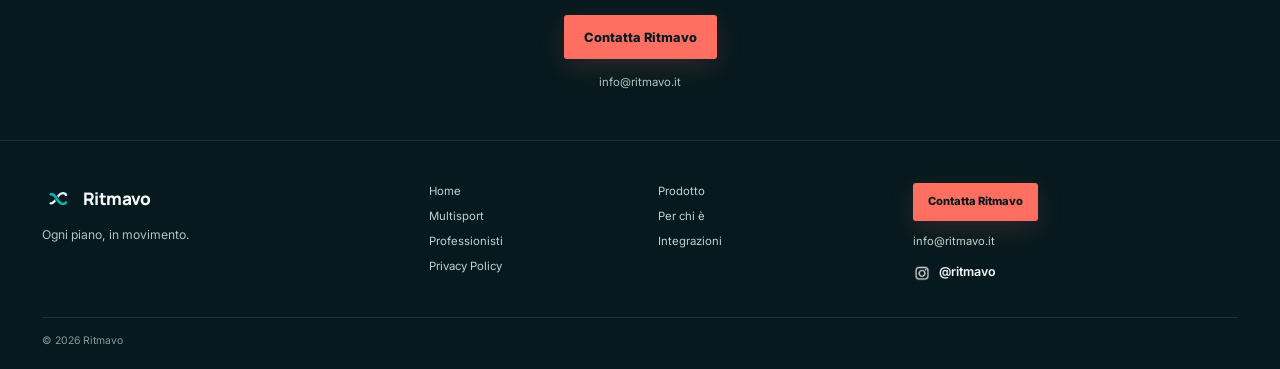
<file: scopri-ritmavo/index.html>
<!doctype html>
<html lang="it">

<head>
  <meta charset="utf-8">

  <meta
    name="viewport"
    content="width=device-width, initial-scale=1"
  >

  <title>Scopri Ritmavo — Ogni piano, in movimento</title>

  <meta
    name="description"
    content="Scopri Ritmavo, l'ecosistema multisport che riunisce allenamento, programmazione, progressi, alimentazione e professionisti."
  >

  <link
    rel="canonical"
    href="https://ritmavo.it/scopri-ritmavo/"
  >

  <meta
    name="theme-color"
    content="#06191E"
  >

  <link
    rel="preconnect"
    href="https://fonts.googleapis.com"
  >

  <link
    rel="preconnect"
    href="https://fonts.gstatic.com"
    crossorigin
  >

  <link
    href="https://fonts.googleapis.com/css2?family=Inter:wght@400;500;600;700;800&family=Manrope:wght@700;800&display=swap"
    rel="stylesheet"
  >

  <link
    rel="stylesheet"
    href="../styles.css"
  >
</head>


<body>

  <a
    class="skip-link"
    href="#main-content"
  >
    Vai al contenuto
  </a>


  <!-- HEADER -->

  <header class="site-header">

    <div class="container header-inner">

      <a
        class="brand"
        href="../"
        aria-label="Ritmavo, home"
      >
        <img
          src="../assets/brand/ritmavo-symbol.png"
          alt=""
          width="32"
          height="32"
        >

        <span>Ritmavo</span>
      </a>


      <a
        class="text-link light"
        href="../"
      >
        Torna alla Home
        <span aria-hidden="true">↗</span>
      </a>

    </div>

  </header>


  <main id="main-content">


    <!-- HERO -->

    <section class="hero section-dark">

      <div class="container hero-grid">

        <div class="hero-copy">

          <p class="eyebrow teal">
            SCOPRI RITMAVO
          </p>

          <h1>
            Un solo spazio.<br>
            <em>Il tuo ritmo.</em>
          </h1>

          <p class="hero-lead">
            Ritmavo nasce per mettere in relazione allenamento,
            programmazione, progressi, alimentazione e professionisti
            all’interno di un unico ecosistema multisport.
          </p>


          <div class="audiences">

            <span>Sportivi</span>
            <span>Personal Trainer</span>
            <span>Nutrizionisti</span>

          </div>


          <div class="actions">

            <a
              class="button button-coral"
              href="#ecosistema"
            >
              Scopri l’ecosistema
            </a>

            <a
              class="text-link light"
              href="mailto:info@ritmavo.it"
            >
              Contattaci
              <span aria-hidden="true">↗</span>
            </a>

          </div>

        </div>


        <div
          class="hero-product"
          aria-label="Esperienza Ritmavo"
        >

          <div
            class="product-glow"
            aria-hidden="true"
          ></div>

          <div class="hero-image-wrap">

            <img
              src="../assets/images/ritmavo-hero-canonical.png"
              alt="Esperienza Ritmavo"
              loading="eager"
            >

          </div>

        </div>

      </div>

    </section>


    <!-- IDEA -->

    <section
      id="ecosistema"
      class="section section-dark ecosystem"
    >

      <div class="container">

        <div class="split-heading">

          <div>

            <p class="eyebrow teal">
              L'IDEA
            </p>

            <h2>
              Il percorso non è<br>
              fatto di parti isolate.
            </h2>

          </div>


          <div class="section-side-copy">

            <p class="body-copy">
              Allenarsi, programmare, alimentarsi, leggere i progressi
              e confrontarsi con un professionista fanno parte dello
              stesso percorso.
            </p>

            <p class="body-copy">
              Ritmavo vuole riunire questi elementi e renderli più
              semplici da seguire, comprendere e collegare tra loro.
            </p>

          </div>

        </div>

      </div>

    </section>


    <!-- ECOSISTEMA -->

    <section class="section section-dark multisport">

      <div class="container">

        <div class="section-heading light-heading">

          <p class="eyebrow teal">
            UN SOLO ECOSISTEMA
          </p>

          <h2>
            Tutto segue<br>
            una direzione.
          </h2>

        </div>


        <div
          class="flow"
          aria-label="Percorso Ritmavo"
        >

          <div>
            <b>01</b>
            <span>Piano</span>
          </div>

          <i aria-hidden="true">→</i>

          <div>
            <b>02</b>
            <span>Allenamento</span>
          </div>

          <i aria-hidden="true">→</i>

          <div>
            <b>03</b>
            <span>Progressi</span>
          </div>

          <i aria-hidden="true">→</i>

          <div>
            <b>04</b>
            <span>Alimentazione</span>
          </div>

          <i aria-hidden="true">→</i>

          <div>
            <b>05</b>
            <span>Professionisti</span>
          </div>

        </div>

      </div>

    </section>


    <!-- SPORTIVO -->

    <section class="section section-light sportivo">

      <div class="container sportivo-grid">

        <div class="sportivo-copy">

          <p class="eyebrow teal">
            PER LO SPORTIVO
          </p>

          <h2>
            Più chiarezza<br>
            nel percorso.
          </h2>

          <p class="body-copy">
            Il programma di oggi, le schede, i progressi,
            l’alimentazione e il rapporto con i professionisti
            diventano parti di una stessa esperienza.
          </p>

        </div>


        <div class="phone-visual">

          <img
            src="../assets/images/ritmavo-phones-canonical.png"
            alt="Schermate Ritmavo Piano, Home e Alimentazione"
            loading="lazy"
          >

        </div>


        <div class="sportivo-features">

          <ul class="feature-list">

            <li>
              <b>Programmazione</b>
              <span>Piano</span>
            </li>

            <li>
              <b>Allenamento</b>
              <span>Schede</span>
            </li>

            <li>
              <b>Progressi</b>
              <span>Andamento</span>
            </li>

            <li>
              <b>Alimentazione</b>
              <span>Pasti</span>
            </li>

            <li>
              <b>Professionisti</b>
              <span>Relazione</span>
            </li>

          </ul>

        </div>

      </div>

    </section>


    <!-- MULTISPORT -->

    <section class="section section-dark multisport">

      <div class="container">

        <div class="multisport-head">

          <div class="section-heading light-heading">

            <p class="eyebrow teal">
              MULTISPORT
            </p>

            <h2>
              Discipline diverse.<br>
              Un unico ritmo.
            </h2>

          </div>

        </div>


        <div
          class="discipline-row"
          aria-label="Discipline Ritmavo"
        >

          <span>
            <img
              src="../assets/icon/ritmavo-palestra-icon.png"
              alt=""
              aria-hidden="true"
            >
            Palestra
          </span>

          <span>
            <img
              src="../assets/icon/ritmavo-corsa-icon.png"
              alt=""
              aria-hidden="true"
            >
            Corsa
          </span>

          <span>
            <img
              src="../assets/icon/ritmavo-bici-icon.png"
              alt=""
              aria-hidden="true"
            >
            Bici
          </span>

          <span>
            <img
              src="../assets/icon/ritmavo-nuoto-icon.png"
              alt=""
              aria-hidden="true"
            >
            Nuoto
          </span>

          <span>
            <img
              src="../assets/icon/ritmavo-hybrid-icon.png"
              alt=""
              aria-hidden="true"
            >
            Hybrid
          </span>

          <span>
            <img
              src="../assets/icon/ritmavo-recupero-icon.png"
              alt=""
              aria-hidden="true"
            >
            Recupero
          </span>

        </div>

      </div>

    </section>


    <!-- PROFESSIONISTI -->

    <section class="section section-dark professionals">

      <div class="container">

        <div class="professionals-heading">

          <div class="section-heading light-heading">

            <p class="eyebrow coral">
              PROFESSIONISTI
            </p>

            <h2>
              Il professionista entra<br>
              nello stesso percorso.
            </h2>

          </div>

        </div>


        <div class="pro-grid">


          <article class="pro-card">

            <div class="pro-image">

              <img
                src="../assets/images/ritmavo-pt-canonical.png"
                alt="Personal Trainer"
                loading="lazy"
              >

            </div>

            <div class="pro-content">

              <p class="eyebrow teal">
                PERSONAL TRAINER
              </p>

              <h3>
                Allenamento e continuità.
              </h3>

              <p>
                Programmazione, schede, monitoraggio e relazione
                con i propri clienti all’interno dello stesso ecosistema.
              </p>

            </div>

          </article>


          <article class="pro-card">

            <div class="pro-image">

              <img
                src="../assets/images/ritmavo-nutritionists-canonical.png"
                alt="Nutrizionisti"
                loading="lazy"
              >

            </div>

            <div class="pro-content">

              <p class="eyebrow teal">
                NUTRIZIONISTI
              </p>

              <h3>
                Alimentazione e percorso.
              </h3>

              <p>
                Piano alimentare, andamento e relazione con lo sportivo
                diventano parte della stessa esperienza.
              </p>

            </div>

          </article>


        </div>

      </div>

    </section>


    <!-- STATO PROGETTO -->

    <section class="section section-light trust">

      <div class="container trust-grid">

        <div>

          <p class="eyebrow teal">
            IL PROGETTO
          </p>

          <h2>
            Ritmavo è in movimento.
          </h2>

          <p class="body-copy">
            La piattaforma è attualmente in fase di sviluppo
            e validazione. Funzioni, integrazioni e servizi
            vengono costruiti progressivamente.
          </p>

        </div>


        <div>

          <p class="eyebrow coral">
            OGGI
          </p>

          <h3>
            Una visione già definita.<br>
            Un prodotto ancora in evoluzione.
          </h3>

          <dl class="status-list">

            <dt>Sito ufficiale</dt>
            <dd>ritmavo.it</dd>

            <dt>Contatto</dt>
            <dd>
              <a href="mailto:info@ritmavo.it">
                info@ritmavo.it
              </a>
            </dd>

            <dt>Privacy</dt>
            <dd>
              <a href="../privacy/">
                ritmavo.it/privacy/
              </a>
            </dd>

          </dl>

        </div>

      </div>

    </section>


    <!-- CTA -->

    <section class="section-dark final-cta">

      <div class="container cta-inner">

        <p class="eyebrow coral">
          RITMAVO
        </p>

        <h2>
          Ogni piano, in movimento.
        </h2>

        <a
          class="button button-coral"
          href="mailto:info@ritmavo.it"
        >
          Contatta Ritmavo
        </a>

        <a
          class="contact-mail"
          href="mailto:info@ritmavo.it"
        >
          info@ritmavo.it
        </a>

      </div>

    </section>


  </main>


  <!-- FOOTER -->

  <footer class="site-footer section-dark">

    <div class="container footer-grid">

      <div>

        <a
          class="brand footer-brand"
          href="../"
        >

          <img
            src="../assets/brand/ritmavo-symbol.png"
            alt=""
            width="32"
            height="32"
          >

          <span>Ritmavo</span>

        </a>

        <p>
          Ogni piano, in movimento.
        </p>

      </div>


      <nav aria-label="Navigazione footer">

        <a href="../">Home</a>
        <a href="../prodotto/">Prodotto</a>
        <a href="../multisport/">Multisport</a>
        <a href="../per-chi/">Per chi è</a>
        <a href="../professionisti/">Professionisti</a>
        <a href="../integrazioni/">Integrazioni</a>
        <a href="../privacy/">Privacy Policy</a>

      </nav>


      <div class="footer-contact">

        <a
          class="button button-coral button-small"
          href="mailto:info@ritmavo.it"
        >
          Contatta Ritmavo
        </a>

        <a href="mailto:info@ritmavo.it">
          info@ritmavo.it
        </a>

        <a
  href="https://www.instagram.com/ritmavo/"
  target="_blank"
  rel="noopener noreferrer"
  class="social-link"
>
  <img
    src="../assets/brand/instagram-glyph-white.png"
    alt=""
    aria-hidden="true"
  >
  <span>@ritmavo</span>
</a>

      </div>

    </div>


    <div class="container copyright">
      © 2026 Ritmavo
    </div>

  </footer>


</body>

</html>
</file>
<file: styles.css>
:root {
  --ritmavo-bg: #06191e;
  --ritmavo-bg-soft: #082229;
  --ritmavo-surface: #0a2930;
  --ritmavo-surface-raised: #0c3037;

  --ritmavo-teal: #12b8b3;
  --ritmavo-coral: #ff6f61;

  --ritmavo-ice: #e6f7f5;
  --ritmavo-paper: #f4faf9;

  --ritmavo-text-light: #f3faf9;
  --ritmavo-text-dark: #0a2025;

  --ritmavo-muted-light: #a9c1bf;
  --ritmavo-muted-dark: #536d70;

  --line-dark: rgba(255, 255, 255, 0.14);
  --line-light: rgba(10, 32, 37, 0.15);

  --content-width: 1380px;
  --page-padding: 42px;

  --header-height: 70px;
}


/* =========================================================
   RESET / BASE
   ========================================================= */

* {
  box-sizing: border-box;
}

html {
  scroll-behavior: smooth;
}

body {
  margin: 0;
  overflow-x: hidden;

  background: var(--ritmavo-bg);
  color: var(--ritmavo-text-dark);

  font-family: Inter, system-ui, -apple-system, BlinkMacSystemFont, "Segoe UI", sans-serif;
  font-size: 16px;
  line-height: 1.5;

  -webkit-font-smoothing: antialiased;
  text-rendering: optimizeLegibility;
}

a {
  color: inherit;
  text-decoration: none;
}

button,
input,
textarea,
select {
  font: inherit;
}

img,
svg {
  display: block;
}

img {
  max-width: 100%;
}

svg {
  overflow: visible;
}

.container {
  width: min(
    var(--content-width),
    calc(100% - (var(--page-padding) * 2))
  );

  margin-inline: auto;
}

.skip-link {
  position: fixed;
  top: -80px;
  left: 20px;

  z-index: 999;

  padding: 10px 14px;

  background: var(--ritmavo-coral);
  color: var(--ritmavo-text-dark);

  font-weight: 800;

  transition: top 0.2s ease;
}

.skip-link:focus {
  top: 14px;
}


/* =========================================================
   TYPOGRAPHY
   ========================================================= */

h1,
h2,
h3 {
  margin: 0;

  font-family: Manrope, Inter, sans-serif;
  font-weight: 800;
  letter-spacing: -0.055em;
}

h1 {
  font-size: clamp(4rem, 5.65vw, 5.35rem);
  line-height: 0.98;
}

h2 {
  font-size: clamp(2.25rem, 3.25vw, 3.25rem);
  line-height: 1.01;
}

h3 {
  font-size: 1.45rem;
  line-height: 1.08;
}

.eyebrow {
  margin: 0 0 14px;

  font-size: 0.69rem;
  line-height: 1.2;
  font-weight: 800;
  letter-spacing: 0.17em;
  text-transform: uppercase;
}

.teal {
  color: var(--ritmavo-teal);
}

.coral {
  color: var(--ritmavo-coral);
}

.body-copy {
  max-width: 450px;
  margin: 22px 0 0;

  color: var(--ritmavo-muted-dark);

  font-size: 0.95rem;
  line-height: 1.65;
}

.section-dark .body-copy {
  color: var(--ritmavo-muted-light);
}

.micro-statement {
  position: relative;

  margin: 30px 0 0;
  padding-top: 15px;

  color: var(--ritmavo-text-light);

  font-size: 0.69rem;
  line-height: 1.6;
  font-weight: 800;
  letter-spacing: 0.13em;
}

.micro-statement::before {
  content: "";

  position: absolute;
  top: 0;
  left: 0;

  width: 42px;
  height: 2px;

  background: var(--ritmavo-coral);
}

.micro-dark {
  color: var(--ritmavo-text-dark);
}


/* =========================================================
   SECTIONS
   ========================================================= */

.section {
  position: relative;

  padding: 70px 0;
}

.section-dark {
  background: var(--ritmavo-bg);
  color: var(--ritmavo-text-light);
}

.section-light {
  background: var(--ritmavo-ice);
  color: var(--ritmavo-text-dark);
}


/* =========================================================
   HEADER
   ========================================================= */

.site-header {
  position: sticky;
  top: 0;

  z-index: 100;

  height: var(--header-height);

  background: rgba(6, 25, 30, 0.96);
  color: var(--ritmavo-text-light);

  border-bottom: 1px solid rgba(255, 255, 255, 0.08);

  backdrop-filter: blur(18px);
  -webkit-backdrop-filter: blur(18px);
}

.header-inner {
  height: 100%;

  display: flex;
  align-items: center;
  justify-content: space-between;

  gap: 28px;
}

.brand {
  display: inline-flex;
  align-items: center;

  gap: 9px;

  flex-shrink: 0;

  font-family: Manrope, sans-serif;
  font-size: 1.08rem;
  font-weight: 800;
  letter-spacing: -0.035em;
}

.brand img {
  width: 32px;
  height: 32px;

  object-fit: contain;
}

#primary-nav {
  display: flex;
  align-items: center;

  gap: 25px;

  margin-left: auto;

  font-size: 0.76rem;
  font-weight: 600;
}

#primary-nav > a:not(.button) {
  color: rgba(243, 250, 249, 0.78);

  transition:
    color 0.2s ease,
    opacity 0.2s ease;
}

#primary-nav > a:not(.button):hover {
  color: var(--ritmavo-text-light);
}

.menu-toggle {
  display: none;

  min-width: 44px;
  min-height: 40px;

  border: 1px solid rgba(255, 255, 255, 0.28);
  border-radius: 4px;

  background: transparent;
  color: var(--ritmavo-text-light);

  font-size: 0.8rem;
  font-weight: 700;

  cursor: pointer;
}


/* =========================================================
   BUTTONS / LINKS
   ========================================================= */

.button {
  display: inline-flex;
  align-items: center;
  justify-content: center;

  min-height: 44px;

  padding: 12px 20px;

  border: 0;
  border-radius: 3px;

  font-size: 0.8rem;
  font-weight: 800;

  cursor: pointer;

  transition:
    transform 0.2s ease,
    opacity 0.2s ease,
    box-shadow 0.2s ease;
}

.button:hover {
  transform: translateY(-1px);
}

.button-coral {
  background: var(--ritmavo-coral);
  color: #091a1f;

  box-shadow: 0 8px 28px rgba(255, 111, 97, 0.16);
}

.button-small {
  min-height: 38px;

  padding: 9px 15px;

  font-size: 0.7rem;
}

.button-dark {
  background: var(--ritmavo-text-dark);
  color: var(--ritmavo-text-light);
}

.text-link {
  display: inline-flex;
  align-items: center;

  gap: 5px;

  padding-bottom: 3px;

  border-bottom: 1px solid currentColor;

  font-size: 0.78rem;
  font-weight: 800;
}

.text-link span {
  color: var(--ritmavo-coral);
}

.light {
  color: var(--ritmavo-text-light);
}


/* =========================================================
   HERO
   ========================================================= */

.hero {
  position: relative;

  min-height: 560px;

  padding: 62px 0 54px;

  overflow: hidden;

  background:
    radial-gradient(
      circle at 74% 46%,
      rgba(18, 184, 179, 0.1),
      transparent 30%
    ),
    var(--ritmavo-bg);
}

.hero-grid {
  min-height: 445px;

  display: grid;
  grid-template-columns: 41% 59%;
  align-items: center;

  gap: 0;
}

.hero-copy {
  position: relative;
  z-index: 4;

  max-width: 560px;

  padding-right: 24px;
}

.hero h1 {
  color: var(--ritmavo-text-light);
}

.hero h1 em {
  color: var(--ritmavo-teal);

  font-style: normal;
}

.hero-lead {
  max-width: 470px;

  margin: 24px 0 0;

  color: #bdd0cf;

  font-size: 0.98rem;
  line-height: 1.62;
}

.audiences {
  display: flex;
  flex-wrap: wrap;

  gap: 10px;

  margin: 25px 0 31px;
}

.audiences span {
  display: inline-flex;
  align-items: center;

  gap: 7px;

  padding: 7px 11px;

  border: 1px solid rgba(255, 255, 255, 0.14);
  border-radius: 999px;

  background: rgba(255, 255, 255, 0.035);

  color: #d9e7e5;

  font-size: 0.69rem;
  font-weight: 700;
}

.audiences span::before {
  content: "";

  width: 5px;
  height: 5px;

  border-radius: 50%;

  background: var(--ritmavo-coral);
}

.actions {
  display: flex;
  align-items: center;

  gap: 22px;
}

.hero-product {
  position: relative;

  min-height: 455px;

  margin-right: -80px;

  overflow: hidden;
}

.hero-image-wrap {
  position: absolute;
  inset: -10px -55px -10px -45px;

  overflow: hidden;

  -webkit-mask-image:
    linear-gradient(
      90deg,
      transparent 0%,
      rgba(0, 0, 0, 0.2) 7%,
      rgba(0, 0, 0, 0.85) 22%,
      #000 35%,
      #000 100%
    );

  mask-image:
    linear-gradient(
      90deg,
      transparent 0%,
      rgba(0, 0, 0, 0.2) 7%,
      rgba(0, 0, 0, 0.85) 22%,
      #000 35%,
      #000 100%
    );
}

.hero-image-wrap img {
  width: 100%;
  height: 100%;

  max-width: none;

  object-fit: cover;
  object-position: center right;

  filter: drop-shadow(0 26px 36px rgba(0, 0, 0, 0.34));
}

.product-glow {
  position: absolute;
  top: 18%;
  left: 34%;

  width: 52%;
  height: 56%;

  border-radius: 50%;

  background: rgba(18, 184, 179, 0.12);

  filter: blur(90px);
}


/* =========================================================
   ECOSYSTEM
   ========================================================= */

.ecosystem {
  padding-top: 55px;
  padding-bottom: 58px;

  border-top: 1px solid rgba(255, 255, 255, 0.055);
}

.split-heading {
  display: grid;
  grid-template-columns: 48% 40%;

  justify-content: space-between;
  align-items: end;

  gap: 40px;
}

.section-side-copy {
  justify-self: end;

  width: min(100%, 430px);
}

.flow {
  display: grid;
  grid-template-columns:
    1fr auto
    1fr auto
    1fr auto
    1fr auto
    1fr;

  align-items: center;

  margin-top: 42px;

  padding-top: 20px;

  border-top: 1px solid rgba(255, 255, 255, 0.14);
}

.flow div {
  display: flex;
  flex-direction: column;

  gap: 5px;
}

.flow b {
  color: var(--ritmavo-coral);

  font-size: 0.61rem;
  line-height: 1;
}

.flow span {
  font-family: Manrope, sans-serif;
  font-size: 0.9rem;
  font-weight: 700;
}

.flow i {
  padding: 0 10px;

  color: var(--ritmavo-coral);

  font-size: 1.1rem;
  font-style: normal;
}


/* =========================================================
   MULTISPORT
   ========================================================= */

.multisport {
  padding-top: 54px;
  padding-bottom: 62px;

  border-top: 1px solid rgba(255, 255, 255, 0.055);
}

.multisport-head,
.professionals-heading {
  display: flex;
  align-items: flex-end;
  justify-content: space-between;

  gap: 40px;
}

.discipline-row {
  display: grid;
  grid-template-columns: repeat(6, minmax(0, 1fr));

  margin-top: 38px;

  padding: 22px 0;

  border-top: 1px solid rgba(255, 255, 255, 0.16);
  border-bottom: 1px solid rgba(255, 255, 255, 0.16);
}

.discipline-row span {
  display: flex;
  align-items: center;
  justify-content: center;

  gap: 10px;

  min-height: 42px;

  border-left: 1px solid rgba(255, 255, 255, 0.12);

  color: #d7e7e5;

  font-family: Manrope, sans-serif;
  font-size: 0.81rem;
  font-weight: 700;
}

.discipline-row span:first-child {
  border-left: 0;
}

.discipline-row img {
  width: 24px;
  height: 24px;

  object-fit: contain;

  flex: 0 0 24px;
}


/* =========================================================
   SPORTIVO
   ========================================================= */

.sportivo {
  padding-top: 62px;
  padding-bottom: 62px;
}

.sportivo-grid {
  display: grid;
  grid-template-columns: 25% 49% 20%;

  gap: 3%;

  align-items: center;
}

.sportivo-copy h2 {
  font-size: clamp(2.3rem, 3.15vw, 3rem);
}

.phone-visual {
  position: relative;

  display: flex;
  align-items: center;
  justify-content: center;

  min-width: 0;
}

.phone-visual img {
  width: 100%;
  max-width: 690px;

  object-fit: contain;

  filter: drop-shadow(0 20px 28px rgba(7, 25, 30, 0.16));
}

.sportivo-features {
  align-self: center;
}

.feature-list,
.plain-list {
  margin: 0;
  padding: 0;

  list-style: none;
}

.feature-list {
  border-top: 1px solid var(--line-light);
}

.feature-list li {
  display: flex;
  align-items: center;
  justify-content: space-between;

  gap: 14px;

  padding: 9px 0;

  border-bottom: 1px solid var(--line-light);

  font-size: 0.72rem;
}

.feature-list b {
  font-weight: 800;
}

.feature-list span {
  color: #667b7d;

  text-align: right;
}


/* =========================================================
   PROFESSIONALS
   ========================================================= */

.professionals {
  padding-top: 58px;
  padding-bottom: 66px;

  border-top: 1px solid rgba(255, 255, 255, 0.05);
}

.professionals-heading h2 {
  font-size: clamp(2.3rem, 3.15vw, 3.1rem);
}

.pro-grid {
  display: grid;
  grid-template-columns: 1fr 1fr;

  gap: 18px;

  margin-top: 38px;
}

.pro-card {
  display: grid;
  grid-template-columns: 44% 56%;

  min-height: 250px;

  overflow: hidden;

  border: 1px solid rgba(255, 255, 255, 0.13);

  background: var(--ritmavo-bg-soft);
}

.pro-image {
  min-height: 250px;

  overflow: hidden;

  background: var(--ritmavo-surface);
}

.pro-image img {
  width: 100%;
  height: 100%;

  object-fit: cover;
  object-position: center;
}

.pro-content {
  display: flex;
  flex-direction: column;
  justify-content: center;

  padding: 28px;
}

.pro-content .eyebrow {
  margin-bottom: 9px;
}

.pro-content h3 {
  margin-bottom: 12px;
}

.pro-content p:last-child {
  margin: 0;

  color: #b5cac8;

  font-size: 0.85rem;
  line-height: 1.6;
}


/* =========================================================
   NUTRITION
   ========================================================= */

.nutrition {
  padding-top: 62px;
  padding-bottom: 62px;
}

.nutrition-grid {
  display: grid;
  grid-template-columns: 25% 48% 21%;

  gap: 3%;

  align-items: center;
}

.nutrition-copy h2 {
  font-size: clamp(2.25rem, 3.1vw, 3rem);
}

.nutrition-visual {
  overflow: hidden;
}

.nutrition-visual img {
  width: 100%;

  object-fit: contain;
}

.plain-list {
  border-top: 1px solid var(--line-light);
}

.plain-list li {
  padding: 9px 0;

  border-bottom: 1px solid var(--line-light);

  font-size: 0.73rem;
  font-weight: 600;
}


/* =========================================================
   INTEGRATIONS
   ========================================================= */

.integrations {
  padding-top: 58px;
  padding-bottom: 62px;

  border-top: 1px solid rgba(255, 255, 255, 0.05);
}

.integration-row {
  display: grid;
  grid-template-columns: 41% 52%;

  gap: 7%;

  align-items: center;
}

.integration-row h2 {
  font-size: clamp(2.3rem, 3.15vw, 3.15rem);
}

.integration-panels {
  display: grid;
  grid-template-columns: 1fr 1fr;

  gap: 14px;
}

.integration-panel {
  position: relative;

  min-height: 150px;

  display: flex;
  flex-direction: column;
  justify-content: center;

  gap: 5px;

  padding: 22px;

  border: 1px solid rgba(255, 255, 255, 0.14);

  background:
    linear-gradient(
      145deg,
      rgba(255, 255, 255, 0.025),
      rgba(255, 255, 255, 0)
    ),
    var(--ritmavo-bg-soft);
}

.integration-panel img {
  width: auto;
  height: 28px;

  max-width: 115px;

  margin-bottom: 10px;

  object-fit: contain;
  object-position: left center;
}

.integration-panel strong {
  font-family: Manrope, sans-serif;
  font-size: 1rem;
}

.integration-panel span {
  color: var(--ritmavo-muted-light);

  font-size: 0.7rem;
}


/* =========================================================
   PRIVACY / STATUS
   ========================================================= */

.trust {
  padding-top: 62px;
  padding-bottom: 62px;
}

.trust-grid {
  display: grid;
  grid-template-columns: 1fr 1fr;

  gap: 100px;

  align-items: start;
}

.trust h2 {
  font-size: clamp(2.35rem, 3.2vw, 3.15rem);
}

.trust h3 {
  margin-top: 0;

  font-size: 1.65rem;
  line-height: 1.14;
}

.status-list {
  display: grid;
  grid-template-columns: 38% 62%;

  margin: 28px 0 0;

  border-top: 1px solid var(--line-light);

  font-size: 0.72rem;
}

.status-list dt,
.status-list dd {
  margin: 0;

  padding: 10px 0;

  border-bottom: 1px solid var(--line-light);
}

.status-list dt {
  font-weight: 800;
}

.status-list dd {
  color: #415c5e;
}

.status-list dd a {
  border-bottom: 1px solid rgba(10, 32, 37, 0.38);
}


/* =========================================================
   FINAL CTA
   ========================================================= */

.final-cta {
  padding: 54px 0 48px;

  border-bottom: 1px solid rgba(255, 255, 255, 0.1);
}

.cta-inner {
  text-align: center;
}

.cta-inner h2 {
  margin-bottom: 24px;

  font-size: clamp(2.5rem, 3.4vw, 3.5rem);
}

.contact-mail {
  display: block;

  width: fit-content;

  margin: 15px auto 0;

  color: #adc6c3;

  font-size: 0.71rem;
}


/* =========================================================
   FOOTER
   ========================================================= */

.site-footer {
  padding: 42px 0 20px;
}

.footer-grid {
  display: grid;
  grid-template-columns: 1.05fr 1.35fr 1fr;

  gap: 46px;

  align-items: start;
}

.footer-brand {
  margin-bottom: 11px;
}

.footer-grid p {
  margin: 0;

  color: #adc6c3;

  font-size: 0.76rem;
}

.footer-grid nav {
  display: grid;
  grid-template-columns: 1fr 1fr;

  gap: 8px 20px;

  color: #c0d3d1;

  font-size: 0.71rem;
}

.footer-grid nav a:hover {
  color: var(--ritmavo-text-light);
}

.footer-contact {
  display: flex;
  flex-direction: column;
  align-items: flex-start;

  gap: 12px;

  color: #c0d3d1;

  font-size: 0.7rem;
}

.copyright {
  margin-top: 35px;

  padding-top: 15px;

  border-top: 1px solid rgba(255, 255, 255, 0.11);

  color: #829f9c;

  font-size: 0.65rem;
}


/* =========================================================
   PRIVACY PAGE
   ========================================================= */

.privacy-main {
  min-height: calc(100vh - var(--header-height));

  padding-top: 76px;
  padding-bottom: 90px;
}

.privacy-wrap {
  max-width: 850px;
}

.privacy-wrap h1 {
  margin-bottom: 20px;

  color: var(--ritmavo-text-light);
}

.privacy-wrap .lead {
  max-width: 680px;

  margin: 0;

  color: #bfd2d0;

  font-size: 1.05rem;
  line-height: 1.65;
}

.privacy-wrap article {
  margin-top: 40px;

  padding-top: 23px;

  border-top: 1px solid rgba(255, 255, 255, 0.15);
}

.privacy-wrap article h2 {
  margin-bottom: 12px;

  font-size: 1.6rem;
}

.privacy-wrap article p {
  max-width: 760px;

  margin: 0 0 12px;

  color: #bfd2d0;

  font-size: 0.91rem;
  line-height: 1.7;
}

.privacy-wrap article a {
  color: var(--ritmavo-coral);

  border-bottom: 1px solid rgba(255, 111, 97, 0.55);
}


/* =========================================================
   ACCESSIBILITY
   ========================================================= */

a:focus-visible,
button:focus-visible {
  outline: 3px solid var(--ritmavo-coral);
  outline-offset: 4px;
}


/* =========================================================
   TABLET / SMALL DESKTOP
   ========================================================= */

@media (max-width: 1100px) {

  :root {
    --page-padding: 28px;
  }

  #primary-nav {
    gap: 14px;

    font-size: 0.71rem;
  }

  .hero-grid {
    grid-template-columns: 45% 55%;
  }

  .hero-product {
    margin-right: -50px;
  }

  .split-heading,
  .trust-grid {
    gap: 55px;
  }

  .sportivo-grid {
    grid-template-columns: 29% 48% 19%;
  }

  .nutrition-grid {
    grid-template-columns: 28% 45% 21%;
  }

  .footer-grid {
    gap: 30px;
  }
}


/* =========================================================
   TABLET
   ========================================================= */

@media (max-width: 900px) {

  :root {
    --page-padding: 24px;
  }

  .site-header {
    height: 66px;
  }

  #primary-nav {
    gap: 9px;
  }

  #primary-nav > a:not(.button) {
    font-size: 0.68rem;
  }

  .hero {
    min-height: 510px;

    padding-top: 56px;
  }

  .hero-grid {
    grid-template-columns: 44% 56%;
  }

  .hero-product {
    min-height: 400px;

    margin-right: -45px;
  }

  .hero-image-wrap {
    inset: 0 -40px 0 -25px;
  }

  h1 {
    font-size: clamp(3.6rem, 7vw, 4.7rem);
  }

  h2 {
    font-size: clamp(2.15rem, 4.8vw, 2.8rem);
  }

  .sportivo-grid,
  .nutrition-grid {
    grid-template-columns: 1fr 1.4fr;
  }

  .sportivo-features,
  .nutrition-features {
    grid-column: 1 / -1;

    display: grid;
    grid-template-columns: 1.4fr 1fr;

    gap: 35px;

    align-items: start;
  }

  .feature-list,
  .plain-list {
    width: 100%;
  }

  .pro-card {
    grid-template-columns: 42% 58%;
  }

  .integration-row {
    grid-template-columns: 38% 57%;

    gap: 5%;
  }

  .footer-grid {
    grid-template-columns: 1fr 1fr;
  }

  .footer-contact {
    grid-column: 2;
  }
}


/* =========================================================
   MOBILE
   ========================================================= */

@media (max-width: 720px) {

  :root {
    --page-padding: 18px;
  }

  body {
    font-size: 15px;
  }

  .site-header {
    height: 62px;
  }

  .header-inner {
    height: 62px;
  }

  .brand img {
    width: 29px;
    height: 29px;
  }

  .menu-toggle {
    display: inline-flex;
    align-items: center;
    justify-content: center;
  }

  #primary-nav {
    position: absolute;
    top: 62px;
    left: 0;
    right: 0;

    display: none;

    flex-direction: column;
    align-items: stretch;

    gap: 15px;

    padding: 22px var(--page-padding) 25px;

    background: rgba(6, 25, 30, 0.99);

    border-bottom: 1px solid rgba(255, 255, 255, 0.1);
  }

  #primary-nav.open {
    display: flex;
  }

  #primary-nav > a:not(.button) {
    font-size: 0.82rem;
  }

  #primary-nav .button {
    width: 100%;
  }

  .section {
    padding: 52px 0;
  }

  h1 {
    font-size: clamp(3rem, 13vw, 4rem);
  }

  h2 {
    font-size: clamp(2rem, 9vw, 2.65rem);
  }


  /* HERO MOBILE */

  .hero {
    min-height: auto;

    padding: 50px 0 25px;
  }

  .hero-grid {
    display: flex;
    flex-direction: column;

    min-height: 0;
  }

  .hero-copy {
    width: 100%;

    padding-right: 0;
  }

  .hero-lead {
    font-size: 0.93rem;
  }

  .audiences {
    margin: 21px 0 27px;
  }

  .actions {
    flex-wrap: wrap;
  }

  .hero-product {
    width: calc(100% + 36px);

    min-height: 330px;

    margin: 25px -18px -10px;

    order: 2;
  }

  .hero-image-wrap {
    inset: 0;

    -webkit-mask-image:
      linear-gradient(
        180deg,
        transparent 0%,
        rgba(0, 0, 0, 0.85) 12%,
        #000 23%,
        #000 100%
      );

    mask-image:
      linear-gradient(
        180deg,
        transparent 0%,
        rgba(0, 0, 0, 0.85) 12%,
        #000 23%,
        #000 100%
      );
  }

  .hero-image-wrap img {
    object-position: 63% center;
  }


  /* ECOSYSTEM */

  .split-heading {
    grid-template-columns: 1fr;

    gap: 18px;
  }

  .section-side-copy {
    justify-self: start;

    width: 100%;
  }

  .flow {
    grid-template-columns: 1fr 1fr;

    gap: 17px;

    margin-top: 30px;
  }

  .flow div {
    padding-bottom: 10px;

    border-bottom: 1px solid rgba(255, 255, 255, 0.12);
  }

  .flow i {
    display: none;
  }


  /* MULTISPORT */

  .multisport-head,
  .professionals-heading {
    align-items: flex-start;
    flex-direction: column;
  }

  .discipline-row {
    grid-template-columns: 1fr 1fr;

    gap: 0;

    padding: 0;

    border-bottom: 0;
  }

  .discipline-row span {
    justify-content: flex-start;

    min-height: 60px;

    padding: 0 10px;

    border-left: 0;
    border-bottom: 1px solid rgba(255, 255, 255, 0.12);
  }

  .discipline-row span:nth-child(odd) {
    border-right: 1px solid rgba(255, 255, 255, 0.12);
  }


  /* SPORTIVO */

  .sportivo-grid {
    grid-template-columns: 1fr;

    gap: 30px;
  }

  .phone-visual {
    order: 2;
  }

  .sportivo-features {
    order: 3;

    display: block;
  }

  .phone-visual img {
    max-width: 620px;
  }


  /* PROFESSIONALS */

  .pro-grid {
    grid-template-columns: 1fr;

    gap: 18px;
  }

  .pro-card {
    grid-template-columns: 44% 56%;

    min-height: 230px;
  }

  .pro-image {
    min-height: 230px;
  }

  .pro-content {
    padding: 22px;
  }


  /* NUTRITION */

  .nutrition-grid {
    grid-template-columns: 1fr;

    gap: 28px;
  }

  .nutrition-visual {
    order: 2;
  }

  .nutrition-features {
    order: 3;

    display: block;
  }


  /* INTEGRATIONS */

  .integration-row {
    grid-template-columns: 1fr;

    gap: 30px;
  }

  .integration-panels {
    grid-template-columns: 1fr 1fr;
  }


  /* TRUST */

  .trust-grid {
    grid-template-columns: 1fr;

    gap: 45px;
  }


  /* FOOTER */

  .footer-grid {
    grid-template-columns: 1fr;

    gap: 28px;
  }

  .footer-contact {
    grid-column: auto;
  }

  .footer-grid nav {
    grid-template-columns: 1fr 1fr;
  }

  .copyright {
    margin-top: 30px;
  }

}


/* =========================================================
   SMALL MOBILE
   ========================================================= */

@media (max-width: 430px) {

  h1 {
    font-size: clamp(2.8rem, 13vw, 3.55rem);
  }

  h2 {
    font-size: 2.15rem;
  }

  .actions {
    align-items: flex-start;
    flex-direction: column;

    gap: 17px;
  }

  .hero-product {
    min-height: 285px;
  }

  .hero-image-wrap img {
    object-position: 67% center;
  }

  .pro-card {
    grid-template-columns: 1fr;
  }

  .pro-image {
    min-height: 260px;
  }

  .integration-panels {
    grid-template-columns: 1fr;
  }

  .status-list {
    grid-template-columns: 1fr;
  }

  .status-list dt {
    padding-bottom: 3px;

    border-bottom: 0;
  }

  .status-list dd {
    padding-top: 0;
  }

}


/* =========================================================
   VERY SMALL MOBILE
   ========================================================= */

@media (max-width: 390px) {

  :root {
    --page-padding: 14px;
  }

  .section {
    padding: 48px 0;
  }

  .hero-product {
    min-height: 260px;
  }

  .audiences span {
    padding: 6px 9px;
  }

  .footer-grid nav {
    grid-template-columns: 1fr;
  }

}


/* =========================================================
   REDUCED MOTION
   ========================================================= */

@media (prefers-reduced-motion: reduce) {

  html {
    scroll-behavior: auto;
  }

  *,
  *::before,
  *::after {
    animation-duration: 0.01ms !important;
    animation-iteration-count: 1 !important;
    transition-duration: 0.01ms !important;
    scroll-behavior: auto !important;
  }

}
/* =========================================================
   PRODUCT PAGE
   Scoped styles — homepage remains untouched
   ========================================================= */

.product-page {
  background: var(--ritmavo-bg);
}


/* PRODUCT HERO */

.product-page .product-hero {
  position: relative;
  overflow: hidden;

  min-height: 610px;

  padding: 82px 0 68px;

  background:
    radial-gradient(
      circle at 73% 42%,
      rgba(18, 184, 179, 0.11),
      transparent 31%
    ),
    var(--ritmavo-bg);

  color: var(--ritmavo-text-light);
}


.product-page .product-hero-grid {
  min-height: 455px;

  display: grid;
  grid-template-columns: 42% 58%;

  align-items: center;
}


.product-page .product-hero-copy {
  position: relative;
  z-index: 4;

  max-width: 590px;
}


.product-page .product-hero h1 {
  color: var(--ritmavo-text-light);

  font-size: clamp(4rem, 5.7vw, 5.6rem);
}


.product-page .product-hero h1 em {
  color: var(--ritmavo-teal);

  font-style: normal;
}


.product-page .product-hero-lead {
  max-width: 510px;

  margin: 26px 0 0;

  color: #bdd0cf;

  font-size: 1rem;
  line-height: 1.65;
}


.product-page .product-tags {
  display: flex;
  flex-wrap: wrap;

  gap: 9px;

  margin: 27px 0 31px;
}


.product-page .product-tags span {
  padding: 7px 11px;

  border: 1px solid rgba(255, 255, 255, 0.14);
  border-radius: 999px;

  background: rgba(255, 255, 255, 0.035);

  color: #d9e7e5;

  font-size: 0.68rem;
  font-weight: 700;
}


.product-page .product-device-stage {
  position: relative;

  min-height: 465px;

  display: flex;
  align-items: center;
  justify-content: center;

  margin-right: -35px;
}


.product-page .product-device-stage img {
  position: relative;
  z-index: 2;

  width: min(100%, 790px);

  object-fit: contain;

  filter:
    drop-shadow(0 35px 45px rgba(0, 0, 0, 0.34));
}


.product-page .product-device-glow {
  position: absolute;

  width: 60%;
  height: 60%;

  border-radius: 50%;

  background: rgba(18, 184, 179, 0.11);

  filter: blur(95px);
}


/* PRODUCT INTRO */

.product-page .product-intro {
  padding: 74px 0 65px;

  background: var(--ritmavo-bg);

  color: var(--ritmavo-text-light);

  border-top: 1px solid rgba(255, 255, 255, 0.055);
}


.product-page .product-intro-grid {
  display: grid;
  grid-template-columns: 44% 44%;

  justify-content: space-between;

  gap: 50px;
}


.product-page .product-big-copy {
  margin: 0;

  color: var(--ritmavo-text-light);

  font-family: Manrope, sans-serif;
  font-size: 1.35rem;
  line-height: 1.45;
  font-weight: 700;
  letter-spacing: -0.025em;
}


.product-page .product-muted-copy {
  margin: 21px 0 0;

  color: var(--ritmavo-muted-light);

  line-height: 1.7;
}


.product-page .product-journey {
  display: grid;

  grid-template-columns:
    1fr auto
    1fr auto
    1fr auto
    1fr auto
    1fr;

  align-items: center;

  margin-top: 55px;
  padding-top: 20px;

  border-top: 1px solid rgba(255, 255, 255, 0.14);
}


.product-page .product-journey div {
  display: flex;
  flex-direction: column;

  gap: 5px;
}


.product-page .product-journey b {
  color: var(--ritmavo-coral);

  font-size: 0.61rem;
}


.product-page .product-journey span {
  color: var(--ritmavo-text-light);

  font-family: Manrope, sans-serif;
  font-size: 0.93rem;
  font-weight: 700;
}


.product-page .product-journey i {
  padding: 0 12px;

  color: var(--ritmavo-coral);

  font-style: normal;
}


/* PRODUCT FUNCTIONS */

.product-page .product-functions {
  padding: 78px 0;

  background: var(--ritmavo-ice);
}


.product-page .product-section-head {
  display: grid;
  grid-template-columns: 55% 35%;

  justify-content: space-between;
  align-items: end;

  gap: 40px;

  margin-bottom: 42px;
}


.product-page .product-section-head > p {
  margin: 0;

  color: var(--ritmavo-muted-dark);

  font-size: 0.91rem;
  line-height: 1.65;
}


.product-page .product-feature-grid {
  display: grid;
  grid-template-columns: repeat(3, 1fr);

  gap: 14px;
}


.product-page .product-feature-card {
  position: relative;

  min-height: 270px;

  padding: 28px;

  border: 1px solid rgba(10, 32, 37, 0.14);

  background: rgba(255, 255, 255, 0.27);
}


.product-page .product-feature-card-large {
  grid-column: span 2;
}


.product-page .product-feature-card-accent {
  background: var(--ritmavo-bg);

  color: var(--ritmavo-text-light);

  border-color: rgba(255, 255, 255, 0.12);
}


.product-page .product-feature-number {
  position: absolute;
  top: 25px;
  right: 26px;

  color: var(--ritmavo-coral);

  font-size: 0.62rem;
  font-weight: 800;
}


.product-page .product-feature-card h3 {
  max-width: 310px;

  margin: 15px 0 13px;

  font-size: 1.5rem;
}


.product-page .product-feature-card > p:not(.eyebrow) {
  max-width: 430px;

  margin: 0;

  color: var(--ritmavo-muted-dark);

  font-size: 0.84rem;
  line-height: 1.65;
}


.product-page .product-feature-card-accent > p:not(.eyebrow) {
  color: var(--ritmavo-muted-light);
}


.product-page .product-feature-meta {
  position: absolute;

  left: 28px;
  right: 28px;
  bottom: 25px;

  padding-top: 12px;

  border-top: 1px solid rgba(10, 32, 37, 0.13);

  color: #6a8183;

  font-size: 0.65rem;
}


.product-page .product-feature-card-accent .product-feature-meta {
  border-top-color: rgba(255, 255, 255, 0.13);

  color: #9cb6b3;
}


/* NUTRITION */

.product-page .product-nutrition {
  padding: 78px 0;

  background: var(--ritmavo-paper);
}


.product-page .product-nutrition-grid {
  display: grid;
  grid-template-columns: 38% 55%;

  justify-content: space-between;
  align-items: center;

  gap: 60px;
}


.product-page .product-nutrition-copy > p:not(.eyebrow) {
  max-width: 480px;

  margin: 22px 0 0;

  color: var(--ritmavo-muted-dark);

  line-height: 1.65;
}


.product-page .product-nutrition-image img {
  width: 100%;

  object-fit: contain;
}


.product-page .product-check-list {
  display: grid;
  grid-template-columns: 1fr 1fr;

  gap: 0 25px;

  margin: 30px 0 0;
  padding: 0;

  list-style: none;

  border-top: 1px solid var(--line-light);
}


.product-page .product-check-list li {
  position: relative;

  padding: 10px 0 10px 18px;

  border-bottom: 1px solid var(--line-light);

  font-size: 0.76rem;
  font-weight: 700;
}


.product-page .product-check-list li::before {
  content: "";

  position: absolute;

  left: 0;
  top: 50%;

  width: 6px;
  height: 6px;

  margin-top: -3px;

  border-radius: 50%;

  background: var(--ritmavo-teal);
}


/* RELATIONS */

.product-page .product-relations {
  padding: 78px 0;

  background: var(--ritmavo-bg);

  color: var(--ritmavo-text-light);
}


.product-page .product-relations .product-section-head > p {
  color: var(--ritmavo-muted-light);
}


.product-page .product-professional-grid {
  display: grid;
  grid-template-columns: 1fr 1fr;

  gap: 16px;
}


.product-page .product-professional-grid article {
  display: grid;
  grid-template-columns: 45% 55%;

  min-height: 270px;

  overflow: hidden;

  border: 1px solid rgba(255, 255, 255, 0.13);

  background: var(--ritmavo-bg-soft);
}


.product-page .product-professional-grid article > img {
  width: 100%;
  height: 100%;

  object-fit: cover;
}


.product-page .product-professional-grid article > div {
  display: flex;
  flex-direction: column;
  justify-content: center;

  padding: 28px;
}


.product-page .product-professional-grid h3 {
  margin: 8px 0 13px;
}


.product-page .product-professional-grid article > div > p:last-child {
  margin: 0;

  color: var(--ritmavo-muted-light);

  font-size: 0.83rem;
  line-height: 1.65;
}


/* MULTISPORT */

.product-page .product-multisport {
  padding: 74px 0;

  background: var(--ritmavo-bg-soft);

  color: var(--ritmavo-text-light);

  border-top: 1px solid rgba(255, 255, 255, 0.05);
}


.product-page .product-multisport .product-section-head > p {
  color: var(--ritmavo-muted-light);
}


.product-page .product-sports {
  display: grid;
  grid-template-columns: repeat(6, 1fr);

  border-top: 1px solid rgba(255, 255, 255, 0.14);
  border-bottom: 1px solid rgba(255, 255, 255, 0.14);
}


.product-page .product-sports div {
  min-height: 105px;

  display: flex;
  align-items: center;
  justify-content: center;

  gap: 11px;

  border-left: 1px solid rgba(255, 255, 255, 0.12);
}


.product-page .product-sports div:first-child {
  border-left: 0;
}


.product-page .product-sports img {
  width: 28px;
  height: 28px;

  object-fit: contain;
}


.product-page .product-sports span {
  font-family: Manrope, sans-serif;
  font-size: 0.81rem;
  font-weight: 700;
}


/* INTEGRATIONS */

.product-page .product-integrations {
  padding: 78px 0;

  background: var(--ritmavo-bg);

  color: var(--ritmavo-text-light);
}


.product-page .product-integration-grid {
  display: grid;
  grid-template-columns: 42% 51%;

  justify-content: space-between;
  align-items: center;

  gap: 60px;
}


.product-page .product-integration-grid > div:first-child > p:not(.eyebrow) {
  max-width: 430px;

  margin: 23px 0 0;

  color: var(--ritmavo-muted-light);

  line-height: 1.65;
}


.product-page .product-integration-cards {
  display: grid;
  grid-template-columns: 1fr 1fr;

  gap: 14px;
}


.product-page .product-integration-cards article {
  min-height: 165px;

  display: flex;
  flex-direction: column;
  justify-content: center;

  gap: 5px;

  padding: 24px;

  border: 1px solid rgba(255, 255, 255, 0.14);

  background: var(--ritmavo-bg-soft);
}


.product-page .product-integration-cards img {
  width: auto;
  height: 28px;

  max-width: 120px;

  margin-bottom: 10px;

  object-fit: contain;
  object-position: left;
}


.product-page .product-integration-cards strong {
  font-family: Manrope, sans-serif;
}


.product-page .product-integration-cards span {
  color: var(--ritmavo-muted-light);

  font-size: 0.7rem;
}


/* STATUS */

.product-page .product-status {
  padding: 74px 0;

  background: var(--ritmavo-ice);
}


.product-page .product-status-grid {
  display: grid;
  grid-template-columns: 47% 43%;

  justify-content: space-between;

  gap: 60px;
}


.product-page .product-status-grid > div:last-child > p {
  margin: 0;

  color: var(--ritmavo-muted-dark);

  line-height: 1.7;
}


.product-page .product-status dl {
  display: grid;
  grid-template-columns: 38% 62%;

  margin: 30px 0 0;

  border-top: 1px solid var(--line-light);

  font-size: 0.72rem;
}


.product-page .product-status dt,
.product-page .product-status dd {
  margin: 0;

  padding: 10px 0;

  border-bottom: 1px solid var(--line-light);
}


.product-page .product-status dt {
  font-weight: 800;
}


.product-page .product-status dd {
  color: #415c5e;
}


/* RESPONSIVE — PRODUCT ONLY */

@media (max-width: 1000px) {

  .product-page .product-hero-grid {
    grid-template-columns: 43% 57%;
  }

  .product-page .product-feature-grid {
    grid-template-columns: 1fr 1fr;
  }

  .product-page .product-feature-card-large {
    grid-column: span 2;
  }

  .product-page .product-sports {
    grid-template-columns: repeat(3, 1fr);
  }

  .product-page .product-sports div:nth-child(4) {
    border-left: 0;
  }

}


@media (max-width: 720px) {

  .product-page .product-hero {
    padding: 54px 0 40px;
  }

  .product-page .product-hero-grid,
  .product-page .product-intro-grid,
  .product-page .product-nutrition-grid,
  .product-page .product-integration-grid,
  .product-page .product-status-grid {
    grid-template-columns: 1fr;
  }

  .product-page .product-device-stage {
    min-height: 330px;

    margin: 35px 0 0;
  }

  .product-page .product-section-head {
    grid-template-columns: 1fr;

    gap: 18px;
  }

  .product-page .product-journey {
    grid-template-columns: 1fr 1fr;

    gap: 15px;
  }

  .product-page .product-journey i {
    display: none;
  }

  .product-page .product-journey div {
    padding-bottom: 10px;

    border-bottom: 1px solid rgba(255, 255, 255, 0.13);
  }

  .product-page .product-feature-grid {
    grid-template-columns: 1fr;
  }

  .product-page .product-feature-card-large {
    grid-column: auto;
  }

  .product-page .product-feature-card {
    min-height: 250px;
  }

  .product-page .product-check-list {
    grid-template-columns: 1fr;
  }

  .product-page .product-professional-grid {
    grid-template-columns: 1fr;
  }

  .product-page .product-sports {
    grid-template-columns: 1fr 1fr;
  }

  .product-page .product-sports div {
    border-left: 0;
    border-bottom: 1px solid rgba(255, 255, 255, 0.11);
  }

  .product-page .product-sports div:nth-child(odd) {
    border-right: 1px solid rgba(255, 255, 255, 0.11);
  }

}


@media (max-width: 430px) {

  .product-page .product-hero h1 {
    font-size: 3rem;
  }

  .product-page .product-device-stage {
    min-height: 270px;
  }

  .product-page .product-professional-grid article {
    grid-template-columns: 1fr;
  }

  .product-page .product-professional-grid article > img {
    height: 260px;
  }

  .product-page .product-integration-cards {
    grid-template-columns: 1fr;
  }

  .product-page .product-status dl {
    grid-template-columns: 1fr;
  }

}

/* =========================================================
   PRODUCT PAGE — VOICE WORKOUT
   ========================================================= */

.product-page .product-voice {
  position: relative;

  padding: 82px 0;

  overflow: hidden;

  background:
    radial-gradient(
      circle at 18% 38%,
      rgba(255, 111, 97, 0.08),
      transparent 27%
    ),
    radial-gradient(
      circle at 82% 55%,
      rgba(18, 184, 179, 0.08),
      transparent 30%
    ),
    var(--ritmavo-bg-soft);

  color: var(--ritmavo-text-light);

  border-top: 1px solid rgba(255, 255, 255, 0.06);
  border-bottom: 1px solid rgba(255, 255, 255, 0.06);
}


.product-page .product-voice-grid {
  display: grid;
  grid-template-columns: 41% 52%;

  justify-content: space-between;

  gap: 7%;
}


.product-page .product-voice-main h2 {
  max-width: 540px;
}


.product-page .product-voice-lead {
  max-width: 500px;

  margin: 25px 0 0;

  color: var(--ritmavo-muted-light);

  font-size: 0.96rem;
  line-height: 1.7;
}


.product-page .product-voice-status {
  display: inline-flex;

  margin-top: 28px;
  padding: 8px 11px;

  border: 1px solid rgba(255, 111, 97, 0.35);

  color: var(--ritmavo-coral);

  font-size: 0.62rem;
  font-weight: 800;
  letter-spacing: 0.12em;
}


.product-page .product-voice-steps {
  position: relative;

  border-top: 1px solid rgba(255, 255, 255, 0.14);
}


.product-page .product-voice-steps article {
  display: grid;
  grid-template-columns: 50px 1fr;

  gap: 20px;

  padding: 21px 0;

  border-bottom: 1px solid rgba(255, 255, 255, 0.14);
}


.product-page .product-voice-steps article > span {
  color: var(--ritmavo-coral);

  font-size: 0.65rem;
  font-weight: 800;
}


.product-page .product-voice-steps article .eyebrow {
  margin-bottom: 8px;
}


.product-page .product-voice-steps article h3 {
  margin-bottom: 8px;

  font-size: 1.25rem;
}


.product-page .product-voice-steps article p:last-child {
  max-width: 540px;

  margin: 0;

  color: var(--ritmavo-muted-light);

  font-size: 0.81rem;
  line-height: 1.65;
}


.product-page .product-voice-statement {
  position: relative;

  margin: 28px 0 0;
  padding-top: 15px;

  color: var(--ritmavo-text-light);

  font-size: 0.72rem;
  line-height: 1.6;
  font-weight: 800;
  letter-spacing: 0.14em;
}


.product-page .product-voice-statement::before {
  content: "";

  position: absolute;
  top: 0;
  left: 0;

  width: 42px;
  height: 2px;

  background: var(--ritmavo-coral);
}


@media (max-width: 720px) {

  .product-page .product-voice {
    padding: 58px 0;
  }

  .product-page .product-voice-grid {
    grid-template-columns: 1fr;

    gap: 45px;
  }

}


@media (max-width: 430px) {

  .product-page .product-voice-steps article {
    grid-template-columns: 36px 1fr;

    gap: 12px;
  }

}


/* =========================================================
   PRODUCT PAGE — FEATURE CARDS HOVER
   Tutte chiare di base, petrolio al passaggio del mouse
   ========================================================= */

.product-page .product-feature-card,
.product-page .product-feature-card-accent {
  background: rgba(255, 255, 255, 0.27);
  color: var(--ritmavo-text-dark);

  border-color: rgba(10, 32, 37, 0.14);

  transition:
    background-color 0.28s ease,
    border-color 0.28s ease,
    color 0.28s ease,
    transform 0.28s ease,
    box-shadow 0.28s ease;
}


/* Testi di base */

.product-page .product-feature-card h3,
.product-page .product-feature-card-accent h3 {
  color: var(--ritmavo-text-dark);

  transition: color 0.28s ease;
}


.product-page .product-feature-card > p:not(.eyebrow),
.product-page .product-feature-card-accent > p:not(.eyebrow) {
  color: var(--ritmavo-muted-dark);

  transition: color 0.28s ease;
}


.product-page .product-feature-card .product-feature-meta,
.product-page .product-feature-card-accent .product-feature-meta {
  color: #6a8183;

  border-top-color: rgba(10, 32, 37, 0.13);

  transition:
    color 0.28s ease,
    border-color 0.28s ease;
}


/* Hover */

.product-page .product-feature-card:hover,
.product-page .product-feature-card-accent:hover {
  background: var(--ritmavo-bg);

  color: var(--ritmavo-text-light);

  border-color: rgba(18, 184, 179, 0.38);

  transform: translateY(-4px);

  box-shadow:
    0 18px 38px rgba(0, 0, 0, 0.14);
}


.product-page .product-feature-card:hover h3,
.product-page .product-feature-card-accent:hover h3 {
  color: var(--ritmavo-text-light);
}


.product-page .product-feature-card:hover > p:not(.eyebrow),
.product-page .product-feature-card-accent:hover > p:not(.eyebrow) {
  color: var(--ritmavo-muted-light);
}


.product-page .product-feature-card:hover .product-feature-meta,
.product-page .product-feature-card-accent:hover .product-feature-meta {
  color: #9cb6b3;

  border-top-color: rgba(255, 255, 255, 0.14);
}


/* Manteniamo gli eyebrow leggibili */

.product-page .product-feature-card:hover .eyebrow.teal,
.product-page .product-feature-card-accent:hover .eyebrow.teal {
  color: var(--ritmavo-teal);
}


.product-page .product-feature-card:hover .eyebrow.coral,
.product-page .product-feature-card-accent:hover .eyebrow.coral {
  color: var(--ritmavo-coral);
}


/* Numero della card */

.product-page .product-feature-card:hover .product-feature-number,
.product-page .product-feature-card-accent:hover .product-feature-number {
  color: var(--ritmavo-coral);
}


/* =========================================================
   MULTISPORT PAGE
   Scoped styles — other pages remain untouched
   ========================================================= */

.multisport-page {
  background: var(--ritmavo-bg);
}


/* HERO */

.multisport-page .multisport-hero {
  min-height: 620px;

  padding: 85px 0 72px;

  overflow: hidden;

  background:
    radial-gradient(
      circle at 72% 48%,
      rgba(18, 184, 179, 0.12),
      transparent 31%
    ),
    var(--ritmavo-bg);

  color: var(--ritmavo-text-light);
}


.multisport-page .multisport-hero-grid {
  display: grid;
  grid-template-columns: 43% 50%;

  justify-content: space-between;
  align-items: center;

  min-height: 455px;
}


.multisport-page .multisport-hero-copy h1 {
  color: var(--ritmavo-text-light);

  font-size: clamp(4rem, 5.8vw, 5.7rem);
}


.multisport-page .multisport-hero-copy h1 em {
  color: var(--ritmavo-teal);

  font-style: normal;
}


.multisport-page .multisport-hero-lead {
  max-width: 520px;

  margin: 26px 0 31px;

  color: var(--ritmavo-muted-light);

  line-height: 1.7;
}


/* ORBIT */

.multisport-page .multisport-orbit {
  position: relative;

  min-height: 470px;
}


.multisport-page .multisport-orbit::before,
.multisport-page .multisport-orbit::after {
  content: "";

  position: absolute;
  left: 50%;
  top: 50%;

  border: 1px solid rgba(18, 184, 179, 0.19);
  border-radius: 50%;

  transform: translate(-50%, -50%);
}


.multisport-page .multisport-orbit::before {
  width: 340px;
  height: 340px;
}


.multisport-page .multisport-orbit::after {
  width: 225px;
  height: 225px;
}


.multisport-page .multisport-orbit-center {
  position: absolute;
  z-index: 4;

  left: 50%;
  top: 50%;

  width: 125px;
  height: 125px;

  display: flex;
  flex-direction: column;
  align-items: center;
  justify-content: center;

  gap: 9px;

  transform: translate(-50%, -50%);

  border: 1px solid rgba(18, 184, 179, 0.36);
  border-radius: 50%;

  background: var(--ritmavo-bg-soft);

  box-shadow:
    0 0 55px rgba(18, 184, 179, 0.12);
}


.multisport-page .multisport-orbit-center img {
  width: 42px;
  height: 42px;

  object-fit: contain;
}


.multisport-page .multisport-orbit-center span {
  font-family: Manrope, sans-serif;
  font-size: 0.8rem;
  font-weight: 800;
}


.multisport-page .multisport-orbit-item {
  position: absolute;
  z-index: 5;

  min-width: 112px;

  display: flex;
  flex-direction: column;
  align-items: center;

  gap: 7px;

  padding: 15px;

  border: 1px solid rgba(255, 255, 255, 0.13);

  background: rgba(6, 25, 30, 0.93);
}


.multisport-page .multisport-orbit-item img {
  width: 30px;
  height: 30px;

  object-fit: contain;
}


.multisport-page .multisport-orbit-item span {
  font-size: 0.71rem;
  font-weight: 700;
}


.multisport-page .sport-1 {
  top: 2%;
  left: 39%;
}


.multisport-page .sport-2 {
  top: 22%;
  right: 2%;
}


.multisport-page .sport-3 {
  right: 5%;
  bottom: 12%;
}


.multisport-page .sport-4 {
  left: 38%;
  bottom: 0;
}


.multisport-page .sport-5 {
  left: 1%;
  bottom: 13%;
}


.multisport-page .sport-6 {
  left: 2%;
  top: 22%;
}


/* PRINCIPLE */

.multisport-page .multisport-principle {
  padding: 78px 0 66px;

  background: var(--ritmavo-bg-soft);

  color: var(--ritmavo-text-light);

  border-top: 1px solid rgba(255, 255, 255, 0.06);
}


.multisport-page .multisport-principle-grid {
  display: grid;
  grid-template-columns: 44% 44%;

  justify-content: space-between;

  gap: 50px;
}


.multisport-page .multisport-big-copy {
  margin: 0;

  color: var(--ritmavo-text-light);

  font-family: Manrope, sans-serif;
  font-size: 1.4rem;
  line-height: 1.45;
  font-weight: 700;
}


.multisport-page .multisport-muted-copy {
  margin: 22px 0 0;

  color: var(--ritmavo-muted-light);

  line-height: 1.7;
}


.multisport-page .multisport-flow {
  display: grid;

  grid-template-columns:
    1fr auto
    1fr auto
    1fr auto
    1fr auto
    1fr;

  align-items: center;

  margin-top: 55px;
  padding-top: 20px;

  border-top: 1px solid rgba(255, 255, 255, 0.14);
}


.multisport-page .multisport-flow div {
  display: flex;
  flex-direction: column;

  gap: 5px;
}


.multisport-page .multisport-flow b {
  color: var(--ritmavo-coral);

  font-size: 0.62rem;
}


.multisport-page .multisport-flow span {
  font-family: Manrope, sans-serif;
  font-size: 0.92rem;
  font-weight: 700;
}


.multisport-page .multisport-flow i {
  padding: 0 12px;

  color: var(--ritmavo-coral);

  font-style: normal;
}


/* DISCIPLINES */

.multisport-page .multisport-disciplines {
  padding: 80px 0;

  background: var(--ritmavo-ice);
}


.multisport-page .multisport-section-head {
  display: grid;
  grid-template-columns: 55% 35%;

  justify-content: space-between;
  align-items: end;

  gap: 40px;

  margin-bottom: 42px;
}


.multisport-page .multisport-section-head > p {
  margin: 0;

  color: var(--ritmavo-muted-dark);

  line-height: 1.65;
}


.multisport-page .multisport-discipline-grid {
  display: grid;
  grid-template-columns: repeat(3, 1fr);

  gap: 14px;
}


.multisport-page .multisport-discipline-card {
  position: relative;

  min-height: 330px;

  padding: 28px;

  border: 1px solid rgba(10, 32, 37, 0.14);

  background: rgba(255, 255, 255, 0.28);

  transition:
    background-color 0.28s ease,
    color 0.28s ease,
    border-color 0.28s ease,
    transform 0.28s ease,
    box-shadow 0.28s ease;
}


.multisport-page .multisport-discipline-card-highlight {
  background: rgba(255, 255, 255, 0.28);
}


.multisport-page .multisport-discipline-card:hover {
  background: var(--ritmavo-bg);

  color: var(--ritmavo-text-light);

  border-color: rgba(18, 184, 179, 0.38);

  transform: translateY(-4px);

  box-shadow:
    0 18px 38px rgba(0, 0, 0, 0.14);
}


.multisport-page .multisport-discipline-icon {
  width: 54px;
  height: 54px;

  display: flex;
  align-items: center;
  justify-content: center;

  margin-bottom: 24px;

  border: 1px solid rgba(18, 184, 179, 0.28);
  border-radius: 14px;

  background: rgba(18, 184, 179, 0.05);
}


.multisport-page .multisport-discipline-icon img {
  width: 30px;
  height: 30px;

  object-fit: contain;
}


.multisport-page .multisport-discipline-number {
  position: absolute;
  top: 27px;
  right: 27px;

  color: var(--ritmavo-coral);

  font-size: 0.62rem;
  font-weight: 800;
}


.multisport-page .multisport-discipline-card h3 {
  margin: 10px 0 14px;

  font-size: 1.45rem;

  transition: color 0.28s ease;
}


.multisport-page .multisport-discipline-card > p:not(.eyebrow) {
  margin: 0;

  color: var(--ritmavo-muted-dark);

  font-size: 0.84rem;
  line-height: 1.65;

  transition: color 0.28s ease;
}


.multisport-page .multisport-discipline-card:hover > p:not(.eyebrow) {
  color: var(--ritmavo-muted-light);
}


.multisport-page .multisport-discipline-meta {
  position: absolute;

  left: 28px;
  right: 28px;
  bottom: 26px;

  padding-top: 12px;

  border-top: 1px solid rgba(10, 32, 37, 0.13);

  color: #698184;

  font-size: 0.66rem;

  transition:
    color 0.28s ease,
    border-color 0.28s ease;
}


.multisport-page .multisport-discipline-card:hover .multisport-discipline-meta {
  color: #9cb6b3;

  border-top-color: rgba(255, 255, 255, 0.14);
}


/* PLAN */

.multisport-page .multisport-plan {
  padding: 82px 0;

  background: var(--ritmavo-paper);
}


.multisport-page .multisport-plan-grid {
  display: grid;
  grid-template-columns: 36% 58%;

  justify-content: space-between;
  align-items: center;

  gap: 60px;
}


.multisport-page .multisport-plan-copy > p:not(.eyebrow) {
  margin: 20px 0 0;

  color: var(--ritmavo-muted-dark);

  line-height: 1.7;
}


.multisport-page .multisport-plan-copy .button {
  margin-top: 28px;
}


.multisport-page .multisport-plan-device {
  display: flex;
  align-items: center;
  justify-content: center;
}


.multisport-page .multisport-plan-device img {
  width: min(100%, 760px);

  object-fit: contain;
}


/* HYBRID */

.multisport-page .multisport-hybrid {
  padding: 82px 0;

  background: var(--ritmavo-bg);

  color: var(--ritmavo-text-light);
}


.multisport-page .multisport-hybrid-grid {
  display: grid;
  grid-template-columns: 40% 52%;

  justify-content: space-between;

  gap: 70px;
}


.multisport-page .multisport-hybrid-grid > div:first-child > p:not(.eyebrow) {
  margin: 23px 0 0;

  color: var(--ritmavo-muted-light);

  line-height: 1.7;
}


.multisport-page .multisport-hybrid-steps {
  border-top: 1px solid rgba(255, 255, 255, 0.14);
}


.multisport-page .multisport-hybrid-steps > div {
  display: grid;
  grid-template-columns: 45px 145px 1fr;

  gap: 15px;

  padding: 22px 0;

  border-bottom: 1px solid rgba(255, 255, 255, 0.14);
}


.multisport-page .multisport-hybrid-steps span {
  color: var(--ritmavo-coral);

  font-size: 0.64rem;
  font-weight: 800;
}


.multisport-page .multisport-hybrid-steps strong {
  font-family: Manrope, sans-serif;
}


.multisport-page .multisport-hybrid-steps p {
  margin: 0;

  color: var(--ritmavo-muted-light);

  font-size: 0.8rem;
  line-height: 1.55;
}


/* RECOVERY */

.multisport-page .multisport-recovery {
  padding: 74px 0;

  background: var(--ritmavo-bg-soft);

  color: var(--ritmavo-text-light);

  border-top: 1px solid rgba(255, 255, 255, 0.06);
}


.multisport-page .multisport-recovery-grid {
  display: grid;
  grid-template-columns: 20% 65%;

  align-items: center;

  gap: 70px;
}


.multisport-page .multisport-recovery-icon {
  width: 150px;
  height: 150px;

  display: flex;
  align-items: center;
  justify-content: center;

  border: 1px solid rgba(18, 184, 179, 0.3);
  border-radius: 32px;

  background: rgba(18, 184, 179, 0.04);
}


.multisport-page .multisport-recovery-icon img {
  width: 75px;
  height: 75px;

  object-fit: contain;
}


.multisport-page .multisport-recovery-grid > div:last-child > p:not(.eyebrow) {
  max-width: 720px;

  margin: 22px 0 0;

  color: var(--ritmavo-muted-light);

  line-height: 1.7;
}


/* CONNECTION */

.multisport-page .multisport-connection {
  padding: 76px 0;

  background: var(--ritmavo-ice);
}


.multisport-page .multisport-connection-grid {
  display: grid;
  grid-template-columns: 45% 45%;

  justify-content: space-between;

  gap: 50px;
}


.multisport-page .multisport-connection-grid > div:last-child > p {
  margin: 0;

  color: var(--ritmavo-muted-dark);

  line-height: 1.7;
}


.multisport-page .multisport-connection-list {
  display: flex;
  flex-wrap: wrap;

  gap: 8px;

  margin-top: 27px;
}


.multisport-page .multisport-connection-list span {
  padding: 8px 11px;

  border: 1px solid rgba(10, 32, 37, 0.15);
  border-radius: 999px;

  font-size: 0.7rem;
  font-weight: 700;
}


/* STATUS */

.multisport-page .multisport-status {
  padding: 74px 0;

  background: var(--ritmavo-paper);
}


.multisport-page .multisport-status-grid {
  display: grid;
  grid-template-columns: 46% 43%;

  justify-content: space-between;

  gap: 60px;
}


.multisport-page .multisport-status-grid > div:last-child > p {
  margin: 0;

  color: var(--ritmavo-muted-dark);

  line-height: 1.7;
}


.multisport-page .multisport-status dl {
  display: grid;
  grid-template-columns: 38% 62%;

  margin: 30px 0 0;

  border-top: 1px solid var(--line-light);

  font-size: 0.72rem;
}


.multisport-page .multisport-status dt,
.multisport-page .multisport-status dd {
  margin: 0;

  padding: 10px 0;

  border-bottom: 1px solid var(--line-light);
}


.multisport-page .multisport-status dt {
  font-weight: 800;
}


.multisport-page .multisport-status dd {
  color: #415c5e;
}


/* RESPONSIVE */

@media (max-width: 1000px) {

  .multisport-page .multisport-discipline-grid {
    grid-template-columns: 1fr 1fr;
  }

  .multisport-page .multisport-orbit {
    transform: scale(0.9);
  }

}


@media (max-width: 720px) {

  .multisport-page .multisport-hero {
    padding: 55px 0 45px;
  }

  .multisport-page .multisport-hero-grid,
  .multisport-page .multisport-principle-grid,
  .multisport-page .multisport-plan-grid,
  .multisport-page .multisport-hybrid-grid,
  .multisport-page .multisport-recovery-grid,
  .multisport-page .multisport-connection-grid,
  .multisport-page .multisport-status-grid {
    grid-template-columns: 1fr;
  }

  .multisport-page .multisport-orbit {
    min-height: 430px;

    margin-top: 35px;

    transform: scale(0.82);
  }

  .multisport-page .multisport-flow {
    grid-template-columns: 1fr 1fr;

    gap: 15px;
  }

  .multisport-page .multisport-flow i {
    display: none;
  }

  .multisport-page .multisport-flow div {
    padding-bottom: 10px;

    border-bottom: 1px solid rgba(255, 255, 255, 0.13);
  }

  .multisport-page .multisport-section-head {
    grid-template-columns: 1fr;

    gap: 18px;
  }

  .multisport-page .multisport-discipline-grid {
    grid-template-columns: 1fr;
  }

  .multisport-page .multisport-hybrid-steps > div {
    grid-template-columns: 38px 1fr;
  }

  .multisport-page .multisport-hybrid-steps p {
    grid-column: 2;
  }

  .multisport-page .multisport-recovery-icon {
    width: 110px;
    height: 110px;
  }

  .multisport-page .multisport-recovery-icon img {
    width: 55px;
    height: 55px;
  }

}


@media (max-width: 430px) {

  .multisport-page .multisport-hero-copy h1 {
    font-size: 3rem;
  }

  .multisport-page .multisport-orbit {
    margin-left: -40px;
    margin-right: -40px;

    transform: scale(0.7);
  }

  .multisport-page .multisport-status dl {
    grid-template-columns: 1fr;
  }

}


/* =========================================================
   FOR WHO PAGE
   Scoped styles — existing pages remain untouched
   ========================================================= */

.for-who-page {
  background: var(--ritmavo-bg);
}


/* HERO */

.for-who-page .for-who-hero {
  min-height: 620px;

  padding: 84px 0 72px;

  overflow: hidden;

  background:
    radial-gradient(
      circle at 73% 45%,
      rgba(18, 184, 179, 0.12),
      transparent 31%
    ),
    var(--ritmavo-bg);

  color: var(--ritmavo-text-light);
}


.for-who-page .for-who-hero-grid {
  min-height: 460px;

  display: grid;
  grid-template-columns: 43% 50%;

  justify-content: space-between;
  align-items: center;
}


.for-who-page .for-who-hero-copy h1 {
  color: var(--ritmavo-text-light);

  font-size: clamp(4rem, 5.8vw, 5.7rem);
}


.for-who-page .for-who-hero-copy h1 em {
  color: var(--ritmavo-teal);

  font-style: normal;
}


.for-who-page .for-who-hero-lead {
  max-width: 520px;

  margin: 26px 0 0;

  color: var(--ritmavo-muted-light);

  line-height: 1.7;
}


.for-who-page .for-who-role-tags {
  display: flex;
  flex-wrap: wrap;

  gap: 9px;

  margin: 27px 0 31px;
}


.for-who-page .for-who-role-tags span {
  padding: 7px 11px;

  border: 1px solid rgba(255, 255, 255, 0.14);
  border-radius: 999px;

  background: rgba(255, 255, 255, 0.035);

  color: #d9e7e5;

  font-size: 0.69rem;
  font-weight: 700;
}


/* HERO ROLE MAP */

.for-who-page .for-who-hero-visual {
  position: relative;

  min-height: 460px;
}


.for-who-page .for-who-hero-visual::before,
.for-who-page .for-who-hero-visual::after {
  content: "";

  position: absolute;

  left: 50%;
  top: 50%;

  border: 1px solid rgba(18, 184, 179, 0.18);
  border-radius: 50%;

  transform: translate(-50%, -50%);
}


.for-who-page .for-who-hero-visual::before {
  width: 365px;
  height: 365px;
}


.for-who-page .for-who-hero-visual::after {
  width: 245px;
  height: 245px;
}


.for-who-page .for-who-core {
  position: absolute;
  z-index: 5;

  left: 50%;
  top: 50%;

  width: 138px;
  height: 138px;

  display: flex;
  flex-direction: column;
  align-items: center;
  justify-content: center;

  gap: 10px;

  transform: translate(-50%, -50%);

  border: 1px solid rgba(18, 184, 179, 0.38);
  border-radius: 50%;

  background: var(--ritmavo-bg-soft);

  box-shadow:
    0 0 60px rgba(18, 184, 179, 0.12);
}


.for-who-page .for-who-core img {
  width: 45px;
  height: 45px;

  object-fit: contain;
}


.for-who-page .for-who-core strong {
  font-family: Manrope, sans-serif;
  font-size: 0.85rem;
}


.for-who-page .for-who-role-circle {
  position: absolute;
  z-index: 6;

  display: flex;
  align-items: center;
  justify-content: center;

  border: 1px solid rgba(255, 255, 255, 0.15);
  border-radius: 50%;

  background: rgba(6, 25, 30, 0.95);

  color: var(--ritmavo-text-light);

  font-family: Manrope, sans-serif;
  font-size: 0.73rem;
  font-weight: 800;
}


.for-who-page .role-athlete {
  width: 125px;
  height: 125px;

  left: 50%;
  top: 3%;

  transform: translateX(-50%);
}


.for-who-page .role-pt {
  width: 105px;
  height: 105px;

  left: 5%;
  bottom: 12%;
}


.for-who-page .role-nutrition {
  width: 125px;
  height: 125px;

  right: 2%;
  bottom: 11%;
}


/* PRINCIPLE */

.for-who-page .for-who-principle {
  padding: 78px 0 66px;

  background: var(--ritmavo-bg-soft);

  color: var(--ritmavo-text-light);

  border-top: 1px solid rgba(255, 255, 255, 0.06);
}


.for-who-page .for-who-principle-grid {
  display: grid;
  grid-template-columns: 44% 44%;

  justify-content: space-between;

  gap: 50px;
}


.for-who-page .for-who-big-copy {
  margin: 0;

  color: var(--ritmavo-text-light);

  font-family: Manrope, sans-serif;
  font-size: 1.4rem;
  line-height: 1.45;
  font-weight: 700;
}


.for-who-page .for-who-muted-copy {
  margin: 22px 0 0;

  color: var(--ritmavo-muted-light);

  line-height: 1.7;
}


.for-who-page .for-who-flow {
  display: grid;
  grid-template-columns: 1fr auto 1fr auto 1fr;

  align-items: center;

  margin-top: 55px;
  padding-top: 20px;

  border-top: 1px solid rgba(255, 255, 255, 0.14);
}


.for-who-page .for-who-flow div {
  display: flex;
  flex-direction: column;

  gap: 5px;
}


.for-who-page .for-who-flow b {
  color: var(--ritmavo-coral);

  font-size: 0.62rem;
}


.for-who-page .for-who-flow span {
  font-family: Manrope, sans-serif;
  font-size: 0.93rem;
  font-weight: 700;
}


.for-who-page .for-who-flow i {
  padding: 0 16px;

  color: var(--ritmavo-coral);

  font-style: normal;
}


/* COMMON SECTION HEAD */

.for-who-page .for-who-section-head {
  display: grid;
  grid-template-columns: 55% 35%;

  justify-content: space-between;
  align-items: end;

  gap: 40px;

  margin-bottom: 42px;
}


.for-who-page .for-who-section-head > p {
  margin: 0;

  color: var(--ritmavo-muted-dark);

  line-height: 1.65;
}


/* ROLE CARDS */

.for-who-page .for-who-roles {
  padding: 80px 0;

  background: var(--ritmavo-ice);
}


.for-who-page .for-who-role-grid {
  display: grid;
  grid-template-columns: 1fr 1fr;

  gap: 16px;
}


.for-who-page .for-who-role-card {
  position: relative;

  overflow: hidden;

  border: 1px solid rgba(10, 32, 37, 0.14);

  background: rgba(255, 255, 255, 0.28);
}


.for-who-page .for-who-role-card-large {
  grid-column: 1 / -1;

  display: grid;
  grid-template-columns: 38% 62%;

  min-height: 430px;
}


.for-who-page .for-who-role-card:not(.for-who-role-card-large) {
  display: grid;
  grid-template-rows: 255px auto;
}


.for-who-page .for-who-role-copy {
  position: relative;

  padding: 30px;
}


.for-who-page .for-who-role-number {
  position: absolute;

  top: 28px;
  right: 28px;

  color: var(--ritmavo-coral);

  font-size: 0.63rem;
  font-weight: 800;
}


.for-who-page .for-who-role-copy h3 {
  margin: 10px 0 14px;

  font-size: 1.75rem;
}


.for-who-page .for-who-role-copy > p:not(.eyebrow) {
  margin: 0;

  color: var(--ritmavo-muted-dark);

  line-height: 1.65;
}


.for-who-page .for-who-role-image {
  overflow: hidden;

  background: var(--ritmavo-bg);
}


.for-who-page .for-who-role-image img {
  width: 100%;
  height: 100%;

  object-fit: cover;
}


.for-who-page .athlete-image {
  display: flex;
  align-items: center;
  justify-content: center;

  padding: 25px;

  background:
    radial-gradient(
      circle at 50% 50%,
      rgba(18, 184, 179, 0.08),
      transparent 52%
    ),
    var(--ritmavo-bg);
}


.for-who-page .athlete-image img {
  width: 100%;
  height: auto;

  max-height: 385px;

  object-fit: contain;
}


.for-who-page .for-who-feature-list {
  display: flex;
  flex-wrap: wrap;

  gap: 7px;

  margin: 25px 0 27px;
  padding: 0;

  list-style: none;
}


.for-who-page .for-who-feature-list li {
  padding: 7px 10px;

  border: 1px solid rgba(10, 32, 37, 0.14);
  border-radius: 999px;

  font-size: 0.67rem;
  font-weight: 700;
}


/* ATHLETE FOCUS */

.for-who-page .for-who-athlete {
  padding: 80px 0;

  background: var(--ritmavo-paper);
}


.for-who-page .for-who-athlete-grid {
  display: grid;
  grid-template-columns: 38% 56%;

  justify-content: space-between;
  align-items: center;

  gap: 60px;
}


.for-who-page .for-who-athlete-grid > div:first-child > p:not(.eyebrow) {
  margin: 22px 0 0;

  color: var(--ritmavo-muted-dark);

  line-height: 1.7;
}


.for-who-page .for-who-athlete-device {
  display: flex;
  align-items: center;
  justify-content: center;
}


.for-who-page .for-who-athlete-device img {
  width: min(100%, 760px);

  object-fit: contain;
}


.for-who-page .for-who-mini-features {
  display: flex;
  flex-wrap: wrap;

  gap: 8px;

  margin-top: 27px;
}


.for-who-page .for-who-mini-features span {
  padding: 8px 11px;

  border: 1px solid rgba(10, 32, 37, 0.14);
  border-radius: 999px;

  font-size: 0.69rem;
  font-weight: 700;
}


/* PROFESSIONAL CONNECTION */

.for-who-page .for-who-professional-connection {
  padding: 82px 0;

  background: var(--ritmavo-bg);

  color: var(--ritmavo-text-light);
}


.for-who-page .for-who-professional-grid {
  display: grid;
  grid-template-columns: 39% 53%;

  justify-content: space-between;

  gap: 70px;
}


.for-who-page .for-who-professional-grid > div:first-child > p:not(.eyebrow) {
  margin: 23px 0 0;

  color: var(--ritmavo-muted-light);

  line-height: 1.7;
}


.for-who-page .for-who-professional-flow {
  display: grid;
  grid-template-columns: 1fr auto 1fr auto 1fr;

  align-items: center;

  border-top: 1px solid rgba(255, 255, 255, 0.14);
  border-bottom: 1px solid rgba(255, 255, 255, 0.14);
}


.for-who-page .for-who-professional-flow > div {
  min-height: 145px;

  display: flex;
  flex-direction: column;
  justify-content: center;

  gap: 7px;

  padding: 20px;
}


.for-who-page .for-who-professional-flow span {
  color: var(--ritmavo-teal);

  font-size: 0.62rem;
  font-weight: 800;
  letter-spacing: 0.13em;
}


.for-who-page .for-who-professional-flow strong {
  font-family: Manrope, sans-serif;
  font-size: 1rem;
}


.for-who-page .for-who-professional-flow i {
  color: var(--ritmavo-coral);

  font-style: normal;
}


/* SHARED */

.for-who-page .for-who-shared {
  padding: 80px 0;

  background: var(--ritmavo-ice);
}


.for-who-page .for-who-shared-grid {
  display: grid;
  grid-template-columns: repeat(5, 1fr);

  border-top: 1px solid var(--line-light);
  border-bottom: 1px solid var(--line-light);
}


.for-who-page .for-who-shared-grid > div {
  min-height: 190px;

  padding: 25px 20px;

  border-left: 1px solid var(--line-light);
}


.for-who-page .for-who-shared-grid > div:first-child {
  border-left: 0;
}


.for-who-page .for-who-shared-grid span {
  color: var(--ritmavo-coral);

  font-size: 0.62rem;
  font-weight: 800;
}


.for-who-page .for-who-shared-grid strong {
  display: block;

  margin: 18px 0 10px;

  font-family: Manrope, sans-serif;
  font-size: 0.96rem;
}


.for-who-page .for-who-shared-grid p {
  margin: 0;

  color: var(--ritmavo-muted-dark);

  font-size: 0.76rem;
  line-height: 1.6;
}


/* CHOOSE */

.for-who-page .for-who-choose {
  padding: 80px 0;

  background: var(--ritmavo-paper);
}


.for-who-page .for-who-choose-grid {
  display: grid;
  grid-template-columns: repeat(3, 1fr);

  gap: 14px;
}


.for-who-page .for-who-choice-card {
  position: relative;

  min-height: 285px;

  padding: 29px;

  border: 1px solid rgba(10, 32, 37, 0.14);

  background: rgba(255, 255, 255, 0.3);

  transition:
    background-color 0.28s ease,
    color 0.28s ease,
    border-color 0.28s ease,
    transform 0.28s ease,
    box-shadow 0.28s ease;
}


.for-who-page .for-who-choice-card:hover {
  background: var(--ritmavo-bg);

  color: var(--ritmavo-text-light);

  border-color: rgba(18, 184, 179, 0.38);

  transform: translateY(-4px);

  box-shadow:
    0 18px 38px rgba(0, 0, 0, 0.14);
}


.for-who-page .for-who-choice-card > span {
  position: absolute;

  top: 28px;
  right: 28px;

  color: var(--ritmavo-coral);

  font-size: 0.62rem;
  font-weight: 800;
}


.for-who-page .for-who-choice-card h3 {
  margin: 13px 0;

  font-size: 1.5rem;
}


.for-who-page .for-who-choice-card > p:not(.eyebrow) {
  margin: 0;

  color: var(--ritmavo-muted-dark);

  font-size: 0.82rem;
  line-height: 1.65;

  transition: color 0.28s ease;
}


.for-who-page .for-who-choice-card:hover > p:not(.eyebrow) {
  color: var(--ritmavo-muted-light);
}


.for-who-page .for-who-choice-card strong {
  position: absolute;

  left: 29px;
  bottom: 27px;

  font-size: 0.7rem;
}


/* STATUS */

.for-who-page .for-who-status {
  padding: 74px 0;

  background: var(--ritmavo-ice);
}


.for-who-page .for-who-status-grid {
  display: grid;
  grid-template-columns: 46% 43%;

  justify-content: space-between;

  gap: 60px;
}


.for-who-page .for-who-status-grid > div:last-child > p {
  margin: 0;

  color: var(--ritmavo-muted-dark);

  line-height: 1.7;
}


.for-who-page .for-who-status dl {
  display: grid;
  grid-template-columns: 38% 62%;

  margin: 30px 0 0;

  border-top: 1px solid var(--line-light);

  font-size: 0.72rem;
}


.for-who-page .for-who-status dt,
.for-who-page .for-who-status dd {
  margin: 0;

  padding: 10px 0;

  border-bottom: 1px solid var(--line-light);
}


.for-who-page .for-who-status dt {
  font-weight: 800;
}


.for-who-page .for-who-status dd {
  color: #415c5e;
}


/* RESPONSIVE */

@media (max-width: 1000px) {

  .for-who-page .for-who-role-grid {
    grid-template-columns: 1fr;
  }

  .for-who-page .for-who-role-card-large {
    grid-column: auto;
  }

  .for-who-page .for-who-shared-grid {
    grid-template-columns: repeat(3, 1fr);
  }

  .for-who-page .for-who-shared-grid > div:nth-child(4) {
    border-left: 0;
  }

}


@media (max-width: 720px) {

  .for-who-page .for-who-hero {
    padding: 55px 0 45px;
  }

  .for-who-page .for-who-hero-grid,
  .for-who-page .for-who-principle-grid,
  .for-who-page .for-who-athlete-grid,
  .for-who-page .for-who-professional-grid,
  .for-who-page .for-who-status-grid {
    grid-template-columns: 1fr;
  }

  .for-who-page .for-who-hero-visual {
    min-height: 430px;

    margin-top: 35px;

    transform: scale(0.85);
  }

  .for-who-page .for-who-flow {
    grid-template-columns: 1fr;

    gap: 15px;
  }

  .for-who-page .for-who-flow i {
    display: none;
  }

  .for-who-page .for-who-flow div {
    padding-bottom: 10px;

    border-bottom: 1px solid rgba(255, 255, 255, 0.13);
  }

  .for-who-page .for-who-section-head {
    grid-template-columns: 1fr;

    gap: 18px;
  }

  .for-who-page .for-who-role-card-large {
    grid-template-columns: 1fr;
  }

  .for-who-page .athlete-image {
    min-height: 330px;
  }

  .for-who-page .for-who-professional-flow {
    grid-template-columns: 1fr;
  }

  .for-who-page .for-who-professional-flow i {
    display: none;
  }

  .for-who-page .for-who-professional-flow > div {
    min-height: 95px;

    border-bottom: 1px solid rgba(255, 255, 255, 0.13);
  }

  .for-who-page .for-who-shared-grid {
    grid-template-columns: 1fr 1fr;
  }

  .for-who-page .for-who-shared-grid > div {
    border-left: 0;
    border-bottom: 1px solid var(--line-light);
  }

  .for-who-page .for-who-shared-grid > div:nth-child(odd) {
    border-right: 1px solid var(--line-light);
  }

  .for-who-page .for-who-choose-grid {
    grid-template-columns: 1fr;
  }

}


@media (max-width: 430px) {

  .for-who-page .for-who-hero-copy h1 {
    font-size: 3rem;
  }

  .for-who-page .for-who-hero-visual {
    margin-left: -45px;
    margin-right: -45px;

    transform: scale(0.72);
  }

  .for-who-page .for-who-role-card:not(.for-who-role-card-large) {
    grid-template-rows: 230px auto;
  }

  .for-who-page .for-who-shared-grid {
    grid-template-columns: 1fr;
  }

  .for-who-page .for-who-shared-grid > div:nth-child(odd) {
    border-right: 0;
  }

  .for-who-page .for-who-status dl {
    grid-template-columns: 1fr;
  }

}


/* =========================================================
   FOR WHO PAGE V2
   Sportivo / PT / Nutrizionista / Ecosistema
   ========================================================= */


/* ---------------------------------------------------------
   ROLE BASE
   --------------------------------------------------------- */

.for-who-page .audience-role {
  padding: 84px 0;
}


.for-who-page .audience-athlete {
  background: var(--ritmavo-ice);
}


.for-who-page .audience-pt {
  background: var(--ritmavo-bg);

  color: var(--ritmavo-text-light);
}


.for-who-page .audience-nutritionist {
  background: var(--ritmavo-paper);
}


.for-who-page .audience-role-heading {
  display: grid;
  grid-template-columns: 52% 39%;

  justify-content: space-between;

  gap: 60px;

  margin-bottom: 45px;
}


.for-who-page .audience-role-heading > div:last-child p {
  margin: 0 0 15px;

  color: var(--ritmavo-muted-dark);

  line-height: 1.7;
}


/* ---------------------------------------------------------
   SPORTIVO
   --------------------------------------------------------- */

.for-who-page .athlete-path-grid {
  display: grid;
  grid-template-columns: 1fr 1fr;

  gap: 15px;

  margin-bottom: 15px;
}


.for-who-page .athlete-path-grid article {
  position: relative;

  min-height: 240px;

  padding: 30px;

  border: 1px solid rgba(10, 32, 37, 0.14);

  background: rgba(255, 255, 255, 0.27);
}


.for-who-page .athlete-path-grid article > span {
  position: absolute;

  top: 29px;
  right: 29px;

  color: var(--ritmavo-coral);

  font-size: 0.62rem;
  font-weight: 800;
}


.for-who-page .athlete-path-grid h3 {
  margin: 13px 0;

  font-size: 1.55rem;
}


.for-who-page .athlete-path-grid article > p:not(.eyebrow) {
  max-width: 560px;

  margin: 0;

  color: var(--ritmavo-muted-dark);

  line-height: 1.65;
}


.for-who-page .athlete-tools-grid {
  display: grid;
  grid-template-columns: repeat(4, 1fr);

  gap: 14px;
}


.for-who-page .athlete-tools-grid article {
  min-height: 285px;

  padding: 27px;

  border: 1px solid rgba(10, 32, 37, 0.14);

  background: rgba(255, 255, 255, 0.3);

  transition:
    background-color 0.28s ease,
    color 0.28s ease,
    border-color 0.28s ease,
    transform 0.28s ease,
    box-shadow 0.28s ease;
}


.for-who-page .athlete-tools-grid article:hover {
  background: var(--ritmavo-bg);

  color: var(--ritmavo-text-light);

  border-color: rgba(18, 184, 179, 0.38);

  transform: translateY(-4px);

  box-shadow:
    0 18px 38px rgba(0, 0, 0, 0.13);
}


.for-who-page .athlete-tools-grid h3 {
  margin: 12px 0;

  font-size: 1.3rem;
}


.for-who-page .athlete-tools-grid article > p:not(.eyebrow) {
  min-height: 72px;

  margin: 0;

  color: var(--ritmavo-muted-dark);

  font-size: 0.8rem;
  line-height: 1.6;

  transition: color 0.28s ease;
}


.for-who-page .athlete-tools-grid article:hover > p:not(.eyebrow) {
  color: var(--ritmavo-muted-light);
}


.for-who-page .role-tags {
  display: flex;
  flex-wrap: wrap;

  gap: 6px;

  margin-top: 23px;
}


.for-who-page .role-tags span {
  padding: 6px 8px;

  border: 1px solid rgba(10, 32, 37, 0.14);
  border-radius: 999px;

  font-size: 0.61rem;
  font-weight: 700;
}


.for-who-page .athlete-tools-grid article:hover .role-tags span {
  border-color: rgba(255, 255, 255, 0.16);
}


.for-who-page .athlete-statement {
  margin-top: 34px;
  padding-top: 23px;

  border-top: 1px solid rgba(10, 32, 37, 0.16);
}


.for-who-page .athlete-statement strong {
  display: block;

  max-width: 1000px;

  font-family: Manrope, sans-serif;
  font-size: clamp(1.6rem, 2.5vw, 2.55rem);
  line-height: 1.25;
  letter-spacing: -0.035em;
}


/* ---------------------------------------------------------
   PROFESSIONAL HERO
   --------------------------------------------------------- */

.for-who-page .professional-hero {
  display: grid;
  grid-template-columns: 48% 44%;

  justify-content: space-between;
  align-items: stretch;

  gap: 50px;

  margin-bottom: 45px;
}


.for-who-page .nutritionist-layout {
  grid-template-columns: 44% 48%;
}


.for-who-page .professional-image {
  min-height: 430px;

  overflow: hidden;

  background: var(--ritmavo-bg-soft);
}


.for-who-page .professional-image img {
  width: 100%;
  height: 100%;

  display: block;

  object-fit: cover;
  object-position: center 18%;
}


.for-who-page .professional-intro {
  display: flex;
  flex-direction: column;
  justify-content: center;
}


.for-who-page .professional-lead {
  max-width: 600px;

  margin: 23px 0 0;

  line-height: 1.72;
}


.for-who-page .audience-pt .professional-lead {
  color: var(--ritmavo-muted-light);
}


.for-who-page .audience-nutritionist .professional-lead {
  color: var(--ritmavo-muted-dark);
}


.for-who-page .professional-value {
  margin-top: 31px;
  padding-top: 19px;

  border-top: 1px solid rgba(255, 255, 255, 0.14);
}


.for-who-page .audience-nutritionist .professional-value {
  border-top-color: rgba(10, 32, 37, 0.14);
}


.for-who-page .professional-value span {
  display: block;

  margin-bottom: 9px;

  color: var(--ritmavo-coral);

  font-size: 0.62rem;
  font-weight: 800;
  letter-spacing: 0.13em;
}


.for-who-page .professional-value strong {
  max-width: 500px;

  display: block;

  font-family: Manrope, sans-serif;
  font-size: 1.25rem;
  line-height: 1.4;
}


/* ---------------------------------------------------------
   PROFESSIONAL FEATURES
   --------------------------------------------------------- */

.for-who-page .professional-feature-grid {
  display: grid;
  grid-template-columns: repeat(3, 1fr);

  gap: 14px;
}


.for-who-page .nutrition-feature-grid {
  grid-template-columns: repeat(4, 1fr);
}


.for-who-page .professional-feature-grid article {
  position: relative;

  min-height: 275px;

  padding: 27px;

  border: 1px solid rgba(255, 255, 255, 0.13);

  background: var(--ritmavo-bg-soft);
}


.for-who-page .audience-nutritionist .professional-feature-grid article {
  border-color: rgba(10, 32, 37, 0.14);

  background: rgba(255, 255, 255, 0.27);
}


.for-who-page .professional-feature-grid article > span {
  position: absolute;

  top: 27px;
  right: 27px;

  color: var(--ritmavo-coral);

  font-size: 0.62rem;
  font-weight: 800;
}


.for-who-page .professional-feature-grid h3 {
  margin: 13px 0;

  font-size: 1.3rem;
}


.for-who-page .professional-feature-grid article > p:not(.eyebrow) {
  margin: 0;

  color: var(--ritmavo-muted-light);

  font-size: 0.8rem;
  line-height: 1.65;
}


.for-who-page .audience-nutritionist .professional-feature-grid article > p:not(.eyebrow) {
  color: var(--ritmavo-muted-dark);
}


.for-who-page .professional-feature-highlight {
  border-color: rgba(255, 111, 97, 0.36) !important;

  background:
    radial-gradient(
      circle at 85% 20%,
      rgba(255, 111, 97, 0.08),
      transparent 40%
    ),
    var(--ritmavo-bg-soft) !important;
}


.for-who-page .feature-benefit {
  position: absolute;

  left: 27px;
  right: 27px;
  bottom: 25px;

  padding-top: 11px;

  border-top: 1px solid rgba(255, 255, 255, 0.13);

  color: var(--ritmavo-coral);

  font-size: 0.67rem;
}


/* ---------------------------------------------------------
   GYM BUSINESS
   --------------------------------------------------------- */

.for-who-page .gym-business-block {
  display: grid;
  grid-template-columns: 26% 43% 23%;

  justify-content: space-between;

  gap: 45px;

  margin-top: 16px;
  padding: 37px;

  border: 1px solid rgba(255, 255, 255, 0.14);

  background:
    radial-gradient(
      circle at 82% 50%,
      rgba(18, 184, 179, 0.08),
      transparent 35%
    ),
    var(--ritmavo-bg-soft);
}


.for-who-page .gym-business-block h3 {
  margin: 9px 0 0;

  font-size: 1.6rem;
}


.for-who-page .gym-business-block > div:nth-child(2) p {
  margin: 0 0 13px;

  color: var(--ritmavo-muted-light);

  line-height: 1.65;
}


.for-who-page .gym-business-tags {
  display: flex;
  flex-direction: column;
  align-items: flex-start;
  justify-content: center;

  gap: 7px;
}


.for-who-page .gym-business-tags span {
  padding: 7px 9px;

  border: 1px solid rgba(255, 255, 255, 0.15);
  border-radius: 999px;

  font-size: 0.63rem;
  font-weight: 700;
}


/* ---------------------------------------------------------
   ECOSYSTEM
   --------------------------------------------------------- */

.for-who-page .audience-ecosystem {
  padding: 92px 0;

  overflow: hidden;

  background:
    radial-gradient(
      circle at 50% 50%,
      rgba(18, 184, 179, 0.08),
      transparent 38%
    ),
    var(--ritmavo-bg-soft);

  color: var(--ritmavo-text-light);
}


.for-who-page .ecosystem-heading {
  max-width: 850px;

  margin: 0 auto 55px;

  text-align: center;
}


.for-who-page .ecosystem-heading > p:not(.eyebrow) {
  max-width: 680px;

  margin: 22px auto 0;

  color: var(--ritmavo-muted-light);

  line-height: 1.7;
}


.for-who-page .ecosystem-network {
  position: relative;

  min-height: 450px;

  max-width: 920px;

  margin: 0 auto;
}


.for-who-page .ecosystem-network::before,
.for-who-page .ecosystem-network::after {
  content: "";

  position: absolute;

  left: 50%;
  top: 50%;

  border: 1px solid rgba(18, 184, 179, 0.17);
  border-radius: 50%;

  transform: translate(-50%, -50%);
}


.for-who-page .ecosystem-network::before {
  width: 540px;
  height: 330px;
}


.for-who-page .ecosystem-network::after {
  width: 330px;
  height: 210px;
}


.for-who-page .ecosystem-node {
  position: absolute;
  z-index: 2;

  min-width: 175px;

  padding: 19px;

  border: 1px solid rgba(255, 255, 255, 0.14);

  background: rgba(6, 25, 30, 0.95);

  text-align: center;
}


.for-who-page .ecosystem-node span {
  display: block;

  margin-bottom: 7px;

  color: var(--ritmavo-teal);

  font-size: 0.58rem;
  font-weight: 800;
  letter-spacing: 0.13em;
}


.for-who-page .ecosystem-node strong {
  font-family: Manrope, sans-serif;
  font-size: 0.87rem;
}


.for-who-page .ecosystem-athlete {
  left: 50%;
  top: 50%;

  min-width: 200px;

  padding: 29px;

  transform: translate(-50%, -50%);

  border-color: rgba(255, 111, 97, 0.38);
}


.for-who-page .ecosystem-athlete span {
  color: var(--ritmavo-coral);
}


.for-who-page .ecosystem-pt {
  left: 4%;
  top: 23%;
}


.for-who-page .ecosystem-nutrition {
  right: 4%;
  top: 23%;
}


.for-who-page .ecosystem-gym {
  left: 13%;
  bottom: 11%;
}


.for-who-page .ecosystem-appointments {
  right: 13%;
  bottom: 11%;
}


.for-who-page .ecosystem-message {
  display: grid;
  grid-template-columns: repeat(4, 1fr);

  max-width: 1100px;

  margin: 30px auto 0;

  border-top: 1px solid rgba(255, 255, 255, 0.14);
  border-bottom: 1px solid rgba(255, 255, 255, 0.14);
}


.for-who-page .ecosystem-message p {
  margin: 0;
  padding: 20px;

  border-left: 1px solid rgba(255, 255, 255, 0.14);

  color: var(--ritmavo-muted-light);

  font-size: 0.75rem;
  line-height: 1.5;

  text-align: center;
}


.for-who-page .ecosystem-message p:first-child {
  border-left: 0;
}


/* ---------------------------------------------------------
   PRODUCT RECALL
   --------------------------------------------------------- */

.for-who-page .audience-product {
  padding: 85px 0;

  background: var(--ritmavo-ice);
}


.for-who-page .audience-product-grid {
  display: grid;
  grid-template-columns: 36% 58%;

  justify-content: space-between;
  align-items: center;

  gap: 60px;
}


.for-who-page .audience-product-copy > p:not(.eyebrow) {
  margin: 22px 0 0;

  color: var(--ritmavo-muted-dark);

  line-height: 1.7;
}


.for-who-page .audience-product-tags {
  display: flex;
  flex-wrap: wrap;

  gap: 7px;

  margin: 26px 0 29px;
}


.for-who-page .audience-product-tags span {
  padding: 7px 10px;

  border: 1px solid rgba(10, 32, 37, 0.14);
  border-radius: 999px;

  font-size: 0.65rem;
  font-weight: 700;
}


.for-who-page .audience-product-image {
  display: flex;
  align-items: center;
  justify-content: center;
}


.for-who-page .audience-product-image img {
  width: min(100%, 780px);

  object-fit: contain;
}


/* ---------------------------------------------------------
   IMAGE FIX
   --------------------------------------------------------- */

.for-who-page .professional-image img {
  object-position: center 15%;
}


/* ---------------------------------------------------------
   RESPONSIVE V2
   --------------------------------------------------------- */

@media (max-width: 1100px) {

  .for-who-page .athlete-tools-grid {
    grid-template-columns: 1fr 1fr;
  }

  .for-who-page .nutrition-feature-grid {
    grid-template-columns: 1fr 1fr;
  }

}


@media (max-width: 900px) {

  .for-who-page .professional-feature-grid {
    grid-template-columns: 1fr 1fr;
  }

  .for-who-page .gym-business-block {
    grid-template-columns: 1fr 1fr;
  }

  .for-who-page .gym-business-tags {
    grid-column: 1 / -1;

    flex-direction: row;
    flex-wrap: wrap;
  }

}


@media (max-width: 720px) {

  .for-who-page .audience-role-heading,
  .for-who-page .professional-hero,
  .for-who-page .nutritionist-layout,
  .for-who-page .audience-product-grid {
    grid-template-columns: 1fr;
  }

  .for-who-page .athlete-path-grid,
  .for-who-page .athlete-tools-grid,
  .for-who-page .professional-feature-grid,
  .for-who-page .nutrition-feature-grid {
    grid-template-columns: 1fr;
  }

  .for-who-page .professional-image {
    min-height: 380px;
  }

  .for-who-page .nutritionist-layout .professional-image {
    order: -1;
  }

  .for-who-page .gym-business-block {
    grid-template-columns: 1fr;
  }

  .for-who-page .gym-business-tags {
    grid-column: auto;
  }

  .for-who-page .ecosystem-network {
    min-height: auto;

    display: grid;
    grid-template-columns: 1fr 1fr;

    gap: 12px;
  }

  .for-who-page .ecosystem-network::before,
  .for-who-page .ecosystem-network::after {
    display: none;
  }

  .for-who-page .ecosystem-node {
    position: static;

    min-width: 0;
  }

  .for-who-page .ecosystem-athlete {
    grid-column: 1 / -1;

    transform: none;
  }

  .for-who-page .ecosystem-message {
    grid-template-columns: 1fr 1fr;
  }

  .for-who-page .ecosystem-message p:nth-child(3) {
    border-left: 0;
    border-top: 1px solid rgba(255, 255, 255, 0.14);
  }

  .for-who-page .ecosystem-message p:nth-child(4) {
    border-top: 1px solid rgba(255, 255, 255, 0.14);
  }

}


@media (max-width: 430px) {

  .for-who-page .professional-image {
    min-height: 310px;
  }

  .for-who-page .ecosystem-network,
  .for-who-page .ecosystem-message {
    grid-template-columns: 1fr;
  }

  .for-who-page .ecosystem-athlete {
    grid-column: auto;
  }

  .for-who-page .ecosystem-message p {
    border-left: 0;
    border-top: 1px solid rgba(255, 255, 255, 0.14);
  }

  .for-who-page .ecosystem-message p:first-child {
    border-top: 0;
  }

}


/* =========================================================
   INTEGRATIONS PAGE
   Scoped styles — existing pages remain untouched
   ========================================================= */

.integrations-page {
  background: var(--ritmavo-bg);
}


/* =========================================================
   HERO
   ========================================================= */

.integrations-page .integrations-hero {
  min-height: 650px;

  padding: 88px 0 76px;

  overflow: hidden;

  background:
    radial-gradient(
      circle at 75% 45%,
      rgba(18, 184, 179, 0.12),
      transparent 31%
    ),
    var(--ritmavo-bg);

  color: var(--ritmavo-text-light);
}


.integrations-page .integrations-hero-grid {
  min-height: 470px;

  display: grid;
  grid-template-columns: 43% 51%;

  justify-content: space-between;
  align-items: center;

  gap: 55px;
}


.integrations-page .integrations-hero-copy h1 {
  color: var(--ritmavo-text-light);

  font-size: clamp(4rem, 5.8vw, 5.8rem);
}


.integrations-page .integrations-hero-copy h1 em {
  color: var(--ritmavo-teal);

  font-style: normal;
}


.integrations-page .integrations-hero-lead {
  max-width: 540px;

  margin: 25px 0 0;

  color: var(--ritmavo-muted-light);

  line-height: 1.7;
}


.integrations-page .integrations-status-tags {
  display: flex;
  flex-wrap: wrap;

  gap: 8px;

  margin: 28px 0 31px;
}


.integrations-page .integrations-status-tags span {
  padding: 7px 11px;

  border: 1px solid rgba(255, 255, 255, 0.14);
  border-radius: 999px;

  background: rgba(255, 255, 255, 0.035);

  color: #dce9e7;

  font-size: 0.67rem;
  font-weight: 700;
}


/* =========================================================
   HERO VISUAL
   ========================================================= */

.integrations-page .integrations-hero-visual {
  position: relative;

  min-height: 470px;
}


.integrations-page .integration-orbit {
  position: absolute;

  left: 50%;
  top: 50%;

  border: 1px solid rgba(18, 184, 179, 0.18);
  border-radius: 50%;

  transform: translate(-50%, -50%);
}


.integrations-page .integration-orbit-large {
  width: 420px;
  height: 420px;
}


.integrations-page .integration-orbit-small {
  width: 265px;
  height: 265px;

  border-color: rgba(255, 255, 255, 0.09);
}


.integrations-page .integration-core {
  position: absolute;
  z-index: 4;

  left: 50%;
  top: 50%;

  width: 145px;
  height: 145px;

  display: flex;
  flex-direction: column;
  align-items: center;
  justify-content: center;

  gap: 9px;

  transform: translate(-50%, -50%);

  border: 1px solid rgba(18, 184, 179, 0.36);
  border-radius: 50%;

  background: var(--ritmavo-bg-soft);

  box-shadow:
    0 0 70px rgba(18, 184, 179, 0.14);
}


.integrations-page .integration-core img {
  width: 48px;
  height: 48px;

  object-fit: contain;
}


.integrations-page .integration-core strong {
  font-family: Manrope, sans-serif;
  font-size: 0.85rem;
}


.integrations-page .integration-source {
  position: absolute;
  z-index: 5;

  width: 125px;
  height: 125px;

  display: flex;
  align-items: center;
  justify-content: center;

  padding: 23px;

  border: 1px solid rgba(255, 255, 255, 0.13);
  border-radius: 50%;

  background: #ffffff;

  box-shadow:
    0 20px 45px rgba(0, 0, 0, 0.2);
}


.integrations-page .integration-source img {
  max-width: 100%;
  max-height: 48px;

  object-fit: contain;
}


.integrations-page .source-garmin {
  left: 5%;
  top: 14%;
}


.integrations-page .source-apple {
  right: 3%;
  bottom: 12%;
}


/* =========================================================
   PRINCIPLE
   ========================================================= */

.integrations-page .integrations-principle {
  padding: 80px 0;

  border-top: 1px solid rgba(255, 255, 255, 0.06);

  background: var(--ritmavo-bg-soft);

  color: var(--ritmavo-text-light);
}


.integrations-page .integrations-principle-grid {
  display: grid;
  grid-template-columns: 44% 44%;

  justify-content: space-between;

  gap: 60px;
}


.integrations-page .integrations-big-copy {
  margin: 0;

  color: var(--ritmavo-text-light);

  font-family: Manrope, sans-serif;
  font-size: 1.45rem;
  line-height: 1.4;
  font-weight: 700;
}


.integrations-page .integrations-muted-copy {
  margin: 20px 0 0;

  color: var(--ritmavo-muted-light);

  line-height: 1.72;
}


/* =========================================================
   CONNECTIONS
   ========================================================= */

.integrations-page .integrations-list {
  padding: 85px 0;

  background: var(--ritmavo-ice);
}


.integrations-page .integrations-section-heading {
  display: grid;
  grid-template-columns: 55% 34%;

  justify-content: space-between;
  align-items: end;

  gap: 50px;

  margin-bottom: 44px;
}


.integrations-page .integrations-section-heading > p {
  margin: 0;

  color: var(--ritmavo-muted-dark);

  line-height: 1.65;
}


.integrations-page .integration-detail-grid {
  display: grid;
  grid-template-columns: 1fr 1fr;

  gap: 16px;
}


.integrations-page .integration-detail-card {
  overflow: hidden;

  border: 1px solid rgba(10, 32, 37, 0.14);

  background: rgba(255, 255, 255, 0.35);
}


.integrations-page .integration-brand {
  min-height: 215px;

  display: flex;
  align-items: center;
  justify-content: center;

  padding: 45px;

  background: #ffffff;
}


.integrations-page .integration-brand img {
  max-width: 190px;
  max-height: 70px;

  object-fit: contain;
}


.integrations-page .integration-detail-content {
  min-height: 330px;

  padding: 31px;
}


.integrations-page .integration-detail-topline {
  display: flex;
  align-items: flex-start;
  justify-content: space-between;

  gap: 15px;
}


.integrations-page .integration-development-badge {
  padding: 6px 9px;

  border: 1px solid rgba(10, 32, 37, 0.13);
  border-radius: 999px;

  color: var(--ritmavo-muted-dark);

  font-size: 0.56rem;
  font-weight: 800;
  letter-spacing: 0.08em;
}


.integrations-page .integration-detail-content h3 {
  margin: 20px 0 13px;

  font-size: 1.55rem;
}


.integrations-page .integration-detail-content > p {
  margin: 0;

  color: var(--ritmavo-muted-dark);

  line-height: 1.68;
}


.integrations-page .integration-detail-tags {
  display: flex;
  flex-wrap: wrap;

  gap: 7px;

  margin-top: 27px;
}


.integrations-page .integration-detail-tags span {
  padding: 7px 9px;

  border: 1px solid rgba(10, 32, 37, 0.14);
  border-radius: 999px;

  font-size: 0.63rem;
  font-weight: 700;
}


.integrations-page .integrations-disclaimer {
  max-width: 900px;

  margin: 26px auto 0;

  color: var(--ritmavo-muted-dark);

  font-size: 0.68rem;
  line-height: 1.6;

  text-align: center;
}


/* =========================================================
   DATA FLOW
   ========================================================= */

.integrations-page .integrations-flow-section {
  padding: 90px 0;

  background:
    radial-gradient(
      circle at 50% 50%,
      rgba(18, 184, 179, 0.07),
      transparent 37%
    ),
    var(--ritmavo-bg);

  color: var(--ritmavo-text-light);
}


.integrations-page .integrations-flow-heading {
  max-width: 710px;

  margin-bottom: 50px;
}


.integrations-page .integrations-flow-heading > p:not(.eyebrow) {
  max-width: 620px;

  margin: 22px 0 0;

  color: var(--ritmavo-muted-light);

  line-height: 1.7;
}


.integrations-page .integrations-data-flow {
  display: grid;
  grid-template-columns:
    1fr auto
    1fr auto
    1fr auto
    1fr;

  align-items: stretch;
}


.integrations-page .data-flow-item {
  min-height: 210px;

  padding: 24px;

  border-top: 1px solid rgba(255, 255, 255, 0.15);
  border-bottom: 1px solid rgba(255, 255, 255, 0.15);
}


.integrations-page .data-flow-item span {
  color: var(--ritmavo-coral);

  font-size: 0.61rem;
  font-weight: 800;
}


.integrations-page .data-flow-item strong {
  display: block;

  margin: 35px 0 10px;

  font-family: Manrope, sans-serif;
  font-size: 1.08rem;
}


.integrations-page .data-flow-item p {
  margin: 0;

  color: var(--ritmavo-muted-light);

  font-size: 0.76rem;
  line-height: 1.58;
}


.integrations-page .data-flow-core {
  background: rgba(18, 184, 179, 0.065);
}


.integrations-page .integrations-data-flow > i {
  display: flex;
  align-items: center;

  padding: 0 12px;

  color: var(--ritmavo-coral);

  font-style: normal;
}


/* =========================================================
   WHY INTEGRATE
   ========================================================= */

.integrations-page .integrations-value {
  padding: 85px 0;

  background: var(--ritmavo-paper);
}


.integrations-page .integrations-value-grid {
  display: grid;
  grid-template-columns: 35% 58%;

  justify-content: space-between;

  gap: 60px;
}


.integrations-page .integrations-value-list {
  border-top: 1px solid var(--line-light);
}


.integrations-page .integrations-value-list article {
  position: relative;

  display: grid;
  grid-template-columns: 42px 38% 1fr;

  gap: 20px;

  padding: 24px 0;

  border-bottom: 1px solid var(--line-light);
}


.integrations-page .integrations-value-list article > span {
  color: var(--ritmavo-coral);

  font-size: 0.61rem;
  font-weight: 800;
}


.integrations-page .integrations-value-list h3 {
  margin: 0;

  font-size: 1rem;
}


.integrations-page .integrations-value-list p {
  margin: 0;

  color: var(--ritmavo-muted-dark);

  font-size: 0.78rem;
  line-height: 1.62;
}


/* =========================================================
   PRIVACY
   ========================================================= */

.integrations-page .integrations-privacy {
  padding: 82px 0;

  background: var(--ritmavo-ice);
}


.integrations-page .integrations-privacy-grid {
  display: grid;
  grid-template-columns: 44% 44%;

  justify-content: space-between;

  gap: 60px;
}


.integrations-page .integrations-privacy-grid > div:last-child p {
  margin: 0 0 17px;

  color: var(--ritmavo-muted-dark);

  line-height: 1.7;
}


.integrations-page .integrations-privacy-grid .text-link {
  display: inline-flex;

  margin-top: 12px;
}


/* =========================================================
   STATUS
   ========================================================= */

.integrations-page .integrations-status {
  padding: 80px 0;

  background: var(--ritmavo-paper);
}


.integrations-page .integrations-status-grid {
  display: grid;
  grid-template-columns: 46% 43%;

  justify-content: space-between;

  gap: 60px;
}


.integrations-page .integrations-status-grid > div:last-child > p {
  margin: 0;

  color: var(--ritmavo-muted-dark);

  line-height: 1.7;
}


.integrations-page .integrations-status dl {
  display: grid;
  grid-template-columns: 40% 60%;

  margin: 30px 0 0;

  border-top: 1px solid var(--line-light);

  font-size: 0.72rem;
}


.integrations-page .integrations-status dt,
.integrations-page .integrations-status dd {
  margin: 0;

  padding: 11px 0;

  border-bottom: 1px solid var(--line-light);
}


.integrations-page .integrations-status dt {
  font-weight: 800;
}


.integrations-page .integrations-status dd {
  color: var(--ritmavo-muted-dark);
}


/* =========================================================
   SUBTLE INTERACTIONS
   ========================================================= */

.integrations-page .integration-detail-card {
  transition:
    transform 0.28s ease,
    border-color 0.28s ease,
    box-shadow 0.28s ease;
}


.integrations-page .integration-detail-card:hover {
  transform: translateY(-4px);

  border-color: rgba(18, 184, 179, 0.35);

  box-shadow:
    0 18px 40px rgba(0, 0, 0, 0.1);
}


/* =========================================================
   RESPONSIVE
   ========================================================= */

@media (max-width: 1000px) {

  .integrations-page .integrations-hero-grid {
    grid-template-columns: 46% 48%;
  }

  .integrations-page .integration-orbit-large {
    width: 350px;
    height: 350px;
  }

  .integrations-page .integration-orbit-small {
    width: 225px;
    height: 225px;
  }

  .integrations-page .integration-source {
    width: 105px;
    height: 105px;
  }

  .integrations-page .integrations-value-grid {
    grid-template-columns: 1fr;
  }

}


@media (max-width: 720px) {

  .integrations-page .integrations-hero {
    padding: 55px 0 45px;
  }


  .integrations-page .integrations-hero-grid,
  .integrations-page .integrations-principle-grid,
  .integrations-page .integrations-value-grid,
  .integrations-page .integrations-privacy-grid,
  .integrations-page .integrations-status-grid {
    grid-template-columns: 1fr;
  }


  .integrations-page .integrations-hero-copy h1 {
    font-size: 3.4rem;
  }


  .integrations-page .integrations-hero-visual {
    min-height: 420px;

    margin-top: 25px;

    transform: scale(0.88);
  }


  .integrations-page .integrations-section-heading {
    grid-template-columns: 1fr;

    gap: 18px;
  }


  .integrations-page .integration-detail-grid {
    grid-template-columns: 1fr;
  }


  .integrations-page .integration-brand {
    min-height: 180px;
  }


  .integrations-page .integrations-data-flow {
    grid-template-columns: 1fr;

    gap: 0;
  }


  .integrations-page .integrations-data-flow > i {
    display: none;
  }


  .integrations-page .data-flow-item {
    min-height: 150px;

    border-bottom: 0;
  }


  .integrations-page .data-flow-item:last-child {
    border-bottom: 1px solid rgba(255, 255, 255, 0.15);
  }


  .integrations-page .integrations-value-list article {
    grid-template-columns: 35px 1fr;
  }


  .integrations-page .integrations-value-list article p {
    grid-column: 2;
  }

}


@media (max-width: 430px) {

  .integrations-page .integrations-hero-copy h1 {
    font-size: 2.9rem;
  }


  .integrations-page .integrations-hero-visual {
    min-height: 360px;

    margin-left: -35px;
    margin-right: -35px;

    transform: scale(0.74);
  }


  .integrations-page .integration-detail-topline {
    flex-direction: column;
  }


  .integrations-page .integration-detail-content {
    min-height: auto;
  }


  .integrations-page .integration-brand img {
    max-width: 155px;
  }


  .integrations-page .integrations-value-list article {
    grid-template-columns: 1fr;
  }


  .integrations-page .integrations-value-list article p {
    grid-column: auto;
  }


  .integrations-page .integrations-status dl {
    grid-template-columns: 1fr;
  }


  .integrations-page .integrations-status dd {
    padding-top: 0;
  }

}

/* =========================================================
   SOCIAL LINK — INSTAGRAM
   ========================================================= */

.social-link {
  display: inline-flex;
  align-items: center;

  gap: 8px;

  color: inherit;

  font-size: 0.78rem;
  font-weight: 600;

  text-decoration: none;

  transition:
    opacity 0.2s ease,
    transform 0.2s ease;
}


.social-link img {
  width: 18px;
  height: 18px;

  flex: 0 0 18px;

  display: block;

  object-fit: contain;
}


.social-link:hover {
  opacity: 0.78;

  transform: translateY(-1px);
}


/* Footer */

.footer-contact .social-link {
  margin-top: 2px;

  color: var(--ritmavo-text-light);
}


/* Contatti / CTA finale */

.final-cta .social-link {
  margin-top: 4px;

  color: var(--ritmavo-text-light);
}


/* Mobile */

@media (max-width: 720px) {

  .social-link {
    font-size: 0.76rem;
  }

  .social-link img {
    width: 17px;
    height: 17px;

    flex-basis: 17px;
  }

}
</file>
